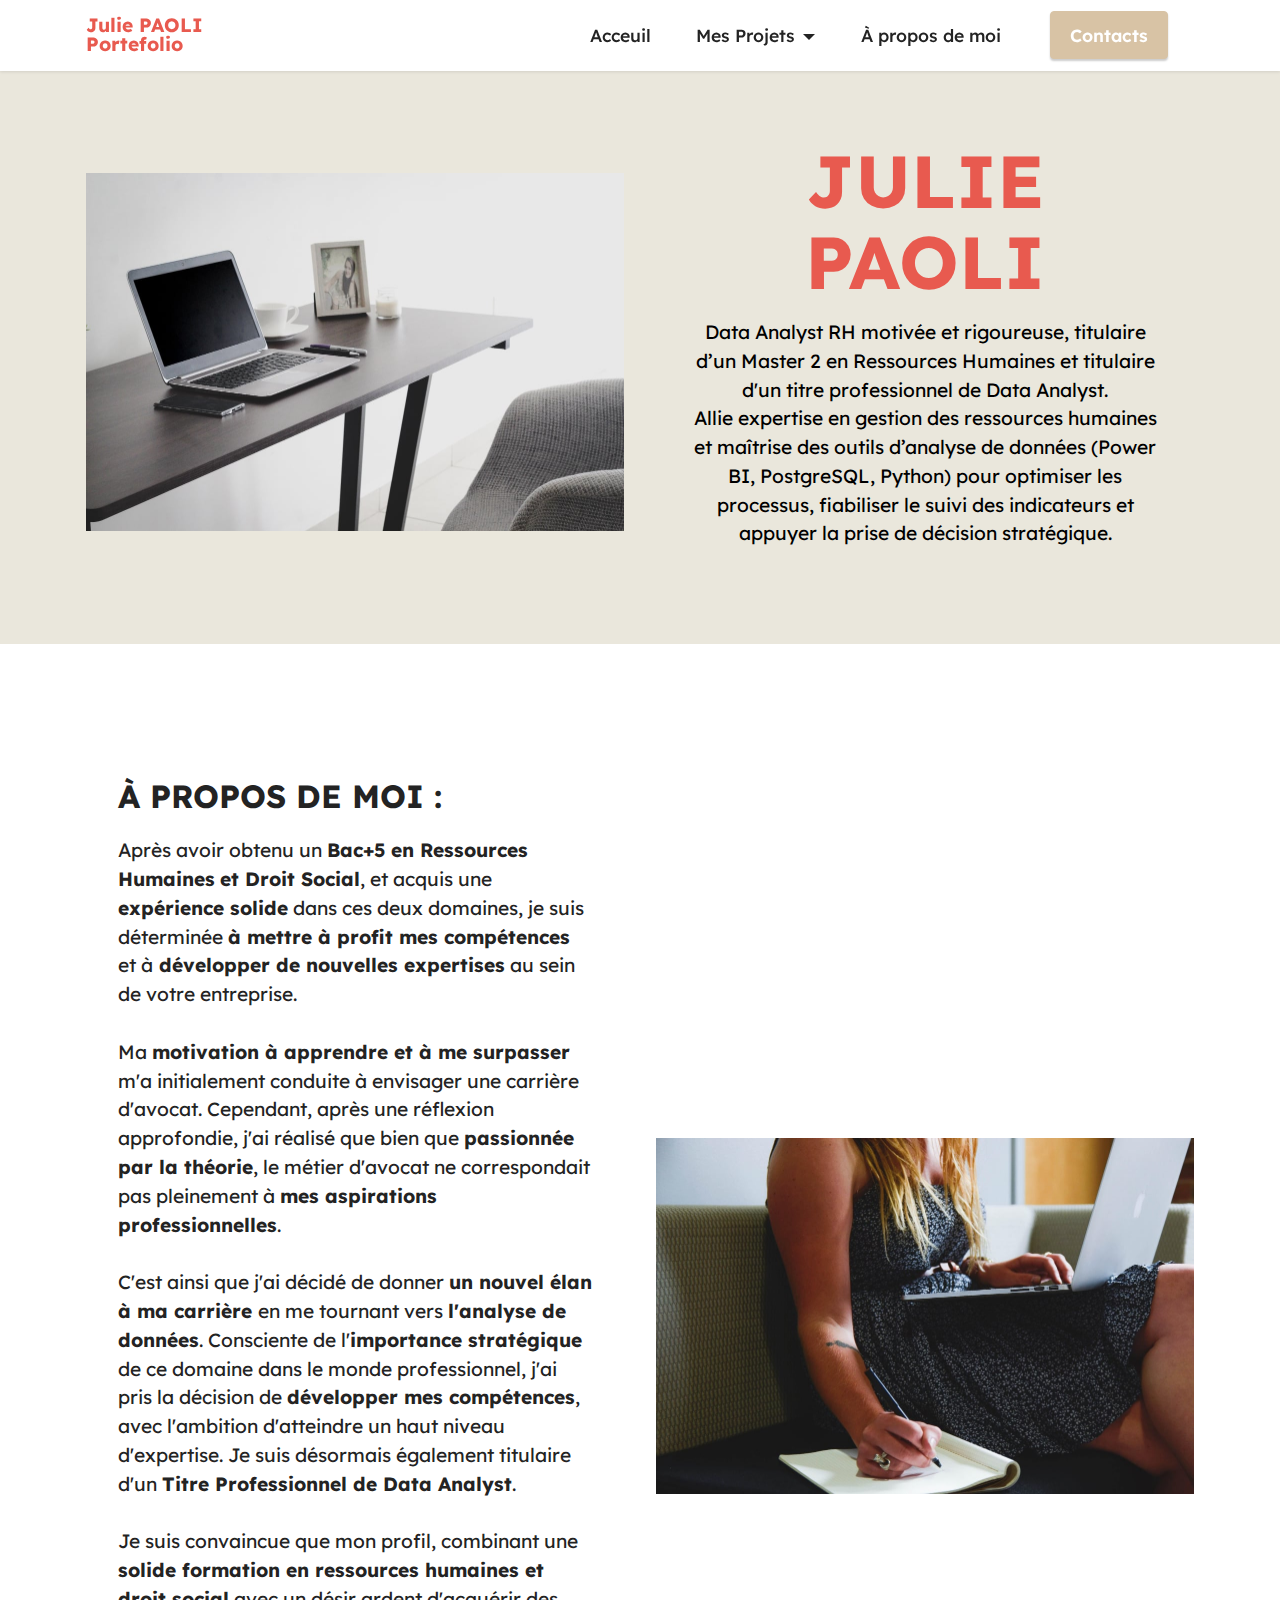
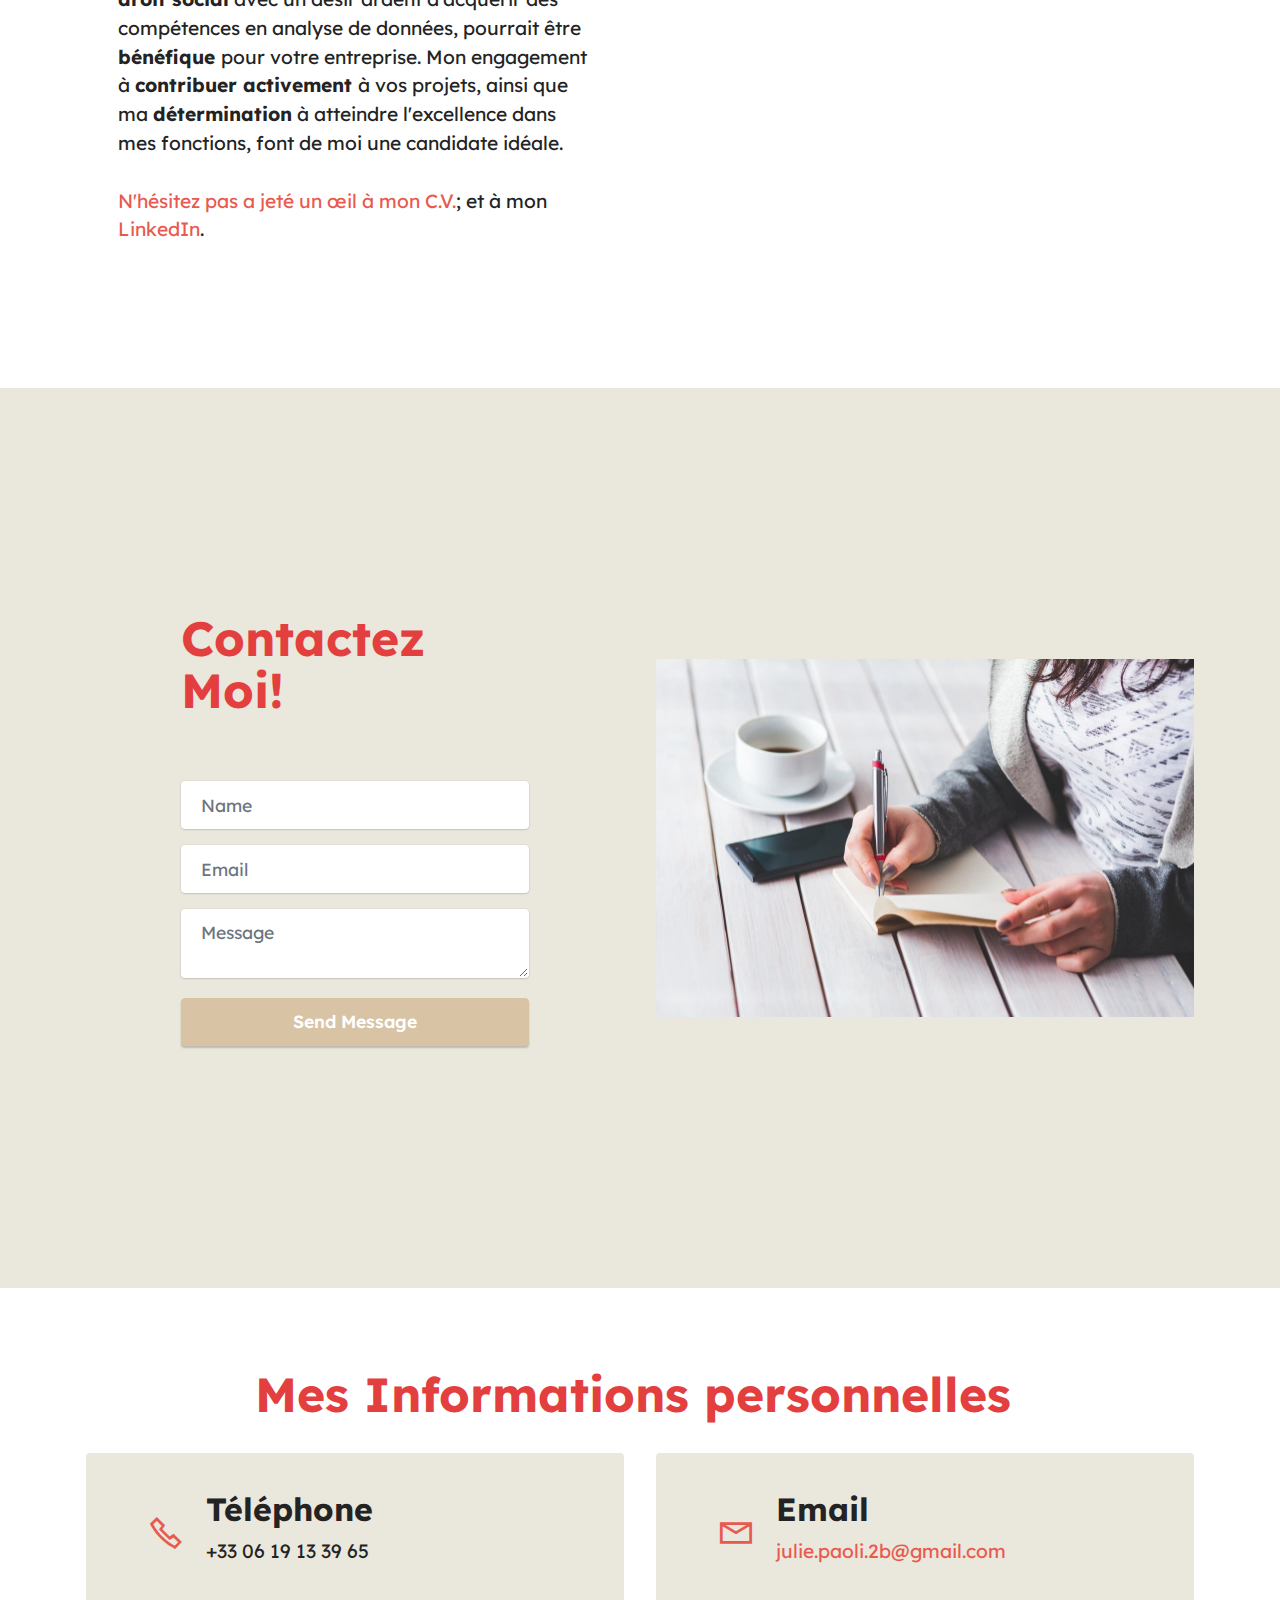
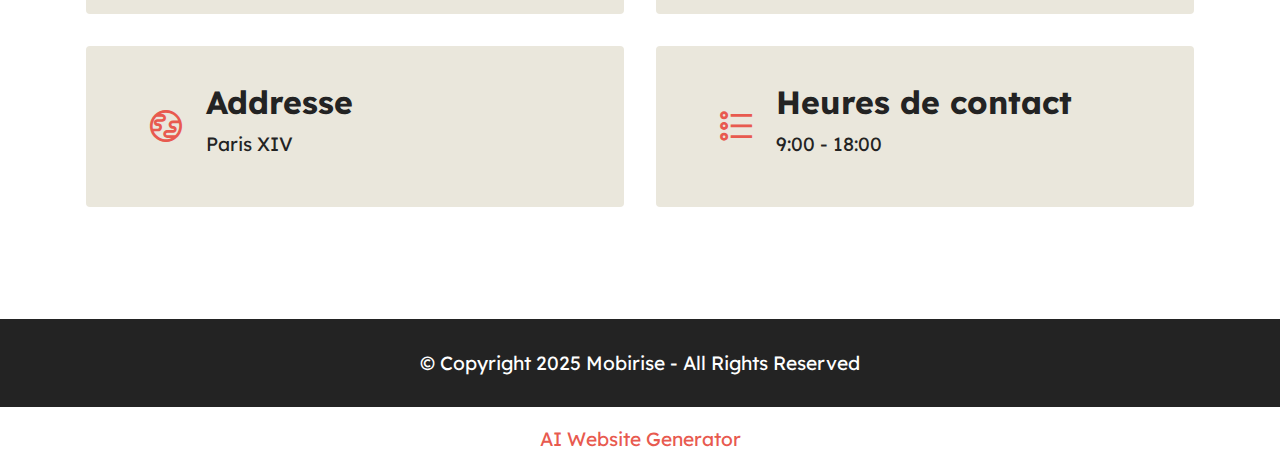
<file: index.html>
<!DOCTYPE html>
<html  >
<head>
  <!-- Site made with Mobirise Website Builder v6.0.6, https://mobirise.com -->
  <meta charset="UTF-8">
  <meta http-equiv="X-UA-Compatible" content="IE=edge">
  <meta name="generator" content="Mobirise v6.0.6, mobirise.com">
  <meta name="viewport" content="width=device-width, initial-scale=1, minimum-scale=1">
  <link rel="shortcut icon" href="assets/images/logo.png" type="image/x-icon">
  <meta name="description" content="">
  
  
  <title>Home</title>
  <link rel="stylesheet" href="assets/web/assets/mobirise-icons2/mobirise2.css">
  <link rel="stylesheet" href="assets/bootstrap/css/bootstrap.min.css">
  <link rel="stylesheet" href="assets/bootstrap/css/bootstrap-grid.min.css">
  <link rel="stylesheet" href="assets/bootstrap/css/bootstrap-reboot.min.css">
  <link rel="stylesheet" href="assets/dropdown/css/style.css">
  <link rel="stylesheet" href="assets/socicon/css/styles.css">
  <link rel="stylesheet" href="assets/theme/css/style.css">
  <link rel="preload" href="https://fonts.googleapis.com/css?family=Lexend:100,200,300,400,500,600,700,800,900&display=swap" as="style" onload="this.onload=null;this.rel='stylesheet'">
  <noscript><link rel="stylesheet" href="https://fonts.googleapis.com/css?family=Lexend:100,200,300,400,500,600,700,800,900&display=swap"></noscript>
  <link rel="preload" as="style" href="assets/mobirise/css/mbr-additional.css?v=4zrPtN"><link rel="stylesheet" href="assets/mobirise/css/mbr-additional.css?v=4zrPtN" type="text/css">

  
  
  
</head>
<body>
  
  <section data-bs-version="5.1" class="menu menu2 cid-sFF0ciwnEL" once="menu" id="menu2-0">
    
    <nav class="navbar navbar-dropdown navbar-fixed-top navbar-expand-lg">
        <div class="container">
            <div class="navbar-brand">
                
                <span class="navbar-caption-wrap"><a class="navbar-caption text-primary display-7" href="https://mobiri.se">Julie PAOLI<br>Portefolio</a></span>
            </div>
            <button class="navbar-toggler" type="button" data-toggle="collapse" data-bs-toggle="collapse" data-target="#navbarSupportedContent" data-bs-target="#navbarSupportedContent" aria-controls="navbarNavAltMarkup" aria-expanded="false" aria-label="Toggle navigation">
                <div class="hamburger">
                    <span></span>
                    <span></span>
                    <span></span>
                    <span></span>
                </div>
            </button>
            <div class="collapse navbar-collapse" id="navbarSupportedContent">
                <ul class="navbar-nav nav-dropdown" data-app-modern-menu="true"><li class="nav-item"><a class="nav-link link text-black text-primary display-4" href="index.html">Acceuil</a></li>
                    <li class="nav-item dropdown"><a class="nav-link link text-black text-primary dropdown-toggle show display-4" href="index.html#gallery5-3" data-toggle="dropdown-submenu" data-bs-toggle="dropdown" data-bs-auto-close="outside" aria-expanded="false">Mes Projets</a><div class="dropdown-menu show" aria-labelledby="dropdown-202" data-bs-popper="none"><a class="text-black text-primary dropdown-item display-4" href="page1.html">Mes Réalisations&nbsp;</a><a class="text-black text-primary show dropdown-item display-4" href="page2.html">Projet (fictif) Aéroworld</a></div></li><li class="nav-item"><a class="nav-link link text-black text-primary display-4" href="index.html#image2-x">À propos de moi</a></li></ul>
                
                <div class="navbar-buttons mbr-section-btn"><a class="btn btn-secondary display-4" href="index.html#form4-6">
                        Contacts</a></div>
            </div>
        </div>
    </nav>
</section>

<section data-bs-version="5.1" class="header11 cid-sFF0SGinka" id="header11-1">

    

    

    <div class="container">
        <div class="row justify-content-center">
            <div class="col-12 col-md-6 image-wrapper">
                <img class="w-100" src="assets/images/mbr-1076x717.jpg" alt="Mobirise Website Builder">
            </div>
            <div class="col-12 col-md">
                <div class="text-wrapper text-center">
                    <h1 class="mbr-section-title mbr-fonts-style mb-3 display-1">
                        <strong>
</strong><div><strong style="font-size: 4.6rem;">JULIE PAOLI</strong><br></div></h1>
                    <p class="mbr-text mbr-fonts-style display-7">Data Analyst RH motivée et rigoureuse, titulaire d’un Master 2 en Ressources Humaines et titulaire d'un titre professionnel de Data Analyst. <br> Allie expertise en gestion des ressources humaines et maîtrise des outils d’analyse de données (Power BI, PostgreSQL, Python) pour optimiser les processus, fiabiliser le suivi des indicateurs et appuyer la prise de décision stratégique.</p>
                    
                </div>
            </div>
        </div>
    </div>
</section>

<section data-bs-version="5.1" class="image2 cid-uTMnOHKowg" id="image2-x">
    

    
    

    <div class="container">
        <div class="row align-items-center">
            <div class="col-12 col-lg-6">
                <div class="image-wrapper">
                    <img src="assets/images/mbr-1076x713.jpg" alt="Mobirise Website Builder">
                    
                </div>
            </div>
            <div class="col-12 col-lg">
                <div class="text-wrapper">
                    <h3 class="mbr-section-title mbr-fonts-style mb-3 display-5"><strong>À PROPOS DE MOI :&nbsp;</strong></h3>
                    <p class="mbr-text mbr-fonts-style display-7">Après avoir obtenu un <strong>Bac+5 en Ressources Humaines</strong> <strong>et Droit Social</strong>, et acquis une <strong>expérience solide</strong> dans ces deux domaines, je suis déterminée <strong>à mettre à profit mes compétences</strong> et à<strong> développer de nouvelles expertises</strong> au sein de votre entreprise.<br><br>Ma <strong>motivation à apprendre et à me surpasser</strong> m'a initialement conduite à envisager une carrière d'avocat. Cependant, après une réflexion approfondie, j'ai réalisé que bien que <strong>passionnée par la théorie</strong>, le métier d'avocat ne correspondait pas pleinement à <strong>mes aspirations professionnelles</strong>.<br><br>C'est ainsi que j'ai décidé de donner <strong>un nouvel élan à ma carrière </strong>en me tournant vers <strong>l'analyse de données</strong>. Consciente de l'<strong>importance stratégique</strong> de ce domaine dans le monde professionnel, j'ai pris la décision de <strong>développer mes compétences</strong>, avec l'ambition d'atteindre un haut niveau d'expertise. Je suis désormais également titulaire d'un <strong>Titre Professionnel de Data Analyst</strong>.&nbsp;<br><br>Je suis convaincue que mon profil, combinant une <strong>solide formation en ressources humaines et droit social</strong> avec un désir ardent d'acquérir des compétences en analyse de données, pourrait être <strong>bénéfique </strong>pour votre entreprise. Mon engagement à <strong>contribuer activement </strong>à vos projets, ainsi que ma <strong>détermination</strong> à atteindre l'excellence dans mes fonctions, font de moi une candidate idéale.<br><br><a href="assets/files/J.PAOLI_CV_2025.pdf" class="text-primary">N'hésitez pas a jeté un œil à mon C.V.</a>;&nbsp;et à mon <a href="http://www.linkedin.com/in/julie-paoli-95612b187" class="text-primary">LinkedIn</a>.&nbsp;</p>
                </div>
            </div>
        </div>
    </div>
</section>

<section data-bs-version="5.1" class="form4 cid-sFF3qL4anb mbr-fullscreen" id="form4-6">

    

    

    <div class="container">
        <div class="row content-wrapper justify-content-center">
            <div class="col-lg-4 offset-lg-1 mbr-form" data-form-type="formoid">
<!--Formbuilder Form-->
<form action="https://mobirise.eu/" method="POST" class="mbr-form form-with-styler" data-form-title="Form Name"><input type="hidden" name="email" data-form-email="true" value="mqUIElwph7GSBA25tXEcfnTzOA1Y/QTM1KJSCIhwe+NevgWp+8EroGRoiiV3BvUmZ2EqcwPvTpmPvZ6G9J9xz8jE9g4VojyaP5QBcE/gqZMzC/oaj1s0B+kwm8wGNIG7">
<div class="row">
<div hidden="hidden" data-form-alert="" class="alert alert-success col-12">Merci !</div>
<div hidden="hidden" data-form-alert-danger="" class="alert alert-danger col-12">Oops...! some problem!</div>
</div>
<div class="dragArea row">
<div class="col-lg-12 col-md-12 col-sm-12">
<h1 class="mbr-section-title mb-4 display-2"><strong>Contactez Moi!</strong></h1>
</div>
<div class="col-lg-12 col-md-12 col-sm-12">
<p class="mbr-text mbr-fonts-style mb-4 display-7"></p>
</div>
<div data-for="name" class="col-lg-12 col-md col-12 form-group mb-3">
<input type="text" name="name" placeholder="Name" data-form-field="name" class="form-control display-7" value="" id="name-form4-6">
</div>
<div data-for="email" class="col-lg-12 col-md col-12 form-group mb-3">
<input type="email" name="email" placeholder="Email" data-form-field="email" class="form-control display-7" value="" id="email-form4-6">
</div>
<div class="col-lg-12 col-md-12 col-sm-12 form-group" data-for="textarea">
<textarea name="textarea" placeholder="Message" data-form-field="textarea" class="form-control display-7" id="textarea-form4-6"></textarea>
</div>
<div class="col-12 col-md-auto mbr-section-btn"><button type="submit" class="btn btn-secondary display-4">Send Message</button></div>
</div>
</form><!--Formbuilder Form-->
</div>
            <div class="col-lg-6 offset-lg-1 col-12">
                <div class="image-wrapper">
                    <img class="w-100" src="assets/images/mbr-1-1076x717.jpg" alt="Mobirise Website Builder">
                </div>
            </div>
        </div>
    </div>
</section>

<section data-bs-version="5.1" class="contacts2 cid-sFF3B84VW8" id="contacts2-8">
    <!---->
    
    
    <div class="container">
        <div class="mbr-section-head">
            <h3 class="mbr-section-title mbr-fonts-style align-center mb-0 display-2">
                <strong>Mes Informations personnelles&nbsp;</strong></h3>
            
        </div>
        <div class="row justify-content-center mt-4">
            <div class="card col-12 col-md-6">
                <div class="card-wrapper">
                    <div class="image-wrapper">
                        <span class="mbr-iconfont mobi-mbri-phone mobi-mbri"></span>
                    </div>
                    <div class="text-wrapper">
                        <h6 class="card-title mbr-fonts-style mb-1 display-5"><strong>Téléphone</strong>
                        </h6>
                        <p class="mbr-text mbr-fonts-style display-7">+33 06 19 13 39 65</p>
                    </div>
                </div>
            </div>
            <div class="card col-12 col-md-6">
                <div class="card-wrapper">
                    <div class="image-wrapper">
                        <span class="mbr-iconfont mobi-mbri-letter mobi-mbri"></span>
                    </div>
                    <div class="text-wrapper">
                        <h6 class="card-title mbr-fonts-style mb-1 display-5">
                            <strong>Email</strong>
                        </h6>
                        <p class="mbr-text mbr-fonts-style display-7">
                            <a href="mailto:julie.paoli.2b@gmail.com" class="text-primary">julie.paoli.2b@gmail.com</a>
                        </p>
                    </div>
                </div>
            </div>
            <div class="card col-12 col-md-6">
                <div class="card-wrapper">
                    <div class="image-wrapper">
                        <span class="mbr-iconfont mobi-mbri-globe mobi-mbri"></span>
                    </div>
                    <div class="text-wrapper">
                        <h6 class="card-title mbr-fonts-style mb-1 display-5">
                            <strong>Addresse</strong></h6>
                        <p class="mbr-text mbr-fonts-style display-7">
                            Paris XIV</p>
                    </div>
                </div>
            </div>
            <div class="card col-12 col-md-6">
                <div class="card-wrapper">
                    <div class="image-wrapper">
                        <span class="mbr-iconfont mobi-mbri-bulleted-list mobi-mbri"></span>
                    </div>
                    <div class="text-wrapper">
                        <h6 class="card-title mbr-fonts-style mb-1 display-5">
                            <strong>Heures de contact</strong></h6>
                        <p class="mbr-text mbr-fonts-style display-7">
                            9:00 - 18:00
                        </p>
                    </div>
                </div>
            </div>
        </div>
    </div>
</section>

<section data-bs-version="5.1" class="footer7 cid-sFF3CYc3p7" once="footers" id="footer7-9">

    

    

    <div class="container">
        <div class="media-container-row align-center mbr-white">
            <div class="col-12">
                <p class="mbr-text mb-0 mbr-fonts-style display-7">
                    © Copyright 2025 Mobirise - All Rights Reserved
                </p>
            </div>
        </div>
    </div>
</section><section class="display-7" style="padding: 0;align-items: center;justify-content: center;flex-wrap: wrap;    align-content: center;display: flex;position: relative;height: 4rem;"><a href="https://mobiri.se/4146751" style="flex: 1 1;height: 4rem;position: absolute;width: 100%;z-index: 1;"><img alt="" style="height: 4rem;" src="[data-uri]"></a><p style="margin: 0;text-align: center;" class="display-7">&#8204;</p><a style="z-index:1" href="https://mobirise.com/builder/ai-website-generator.html">AI Website Generator</a></section><script src="assets/bootstrap/js/bootstrap.bundle.min.js"></script>  <script src="assets/smoothscroll/smooth-scroll.js"></script>  <script src="assets/ytplayer/index.js"></script>  <script src="assets/dropdown/js/navbar-dropdown.js"></script>  <script src="assets/theme/js/script.js"></script>  <script src="assets/formoid/formoid.min.js"></script>  
  
  
</body>
</html>
</file>
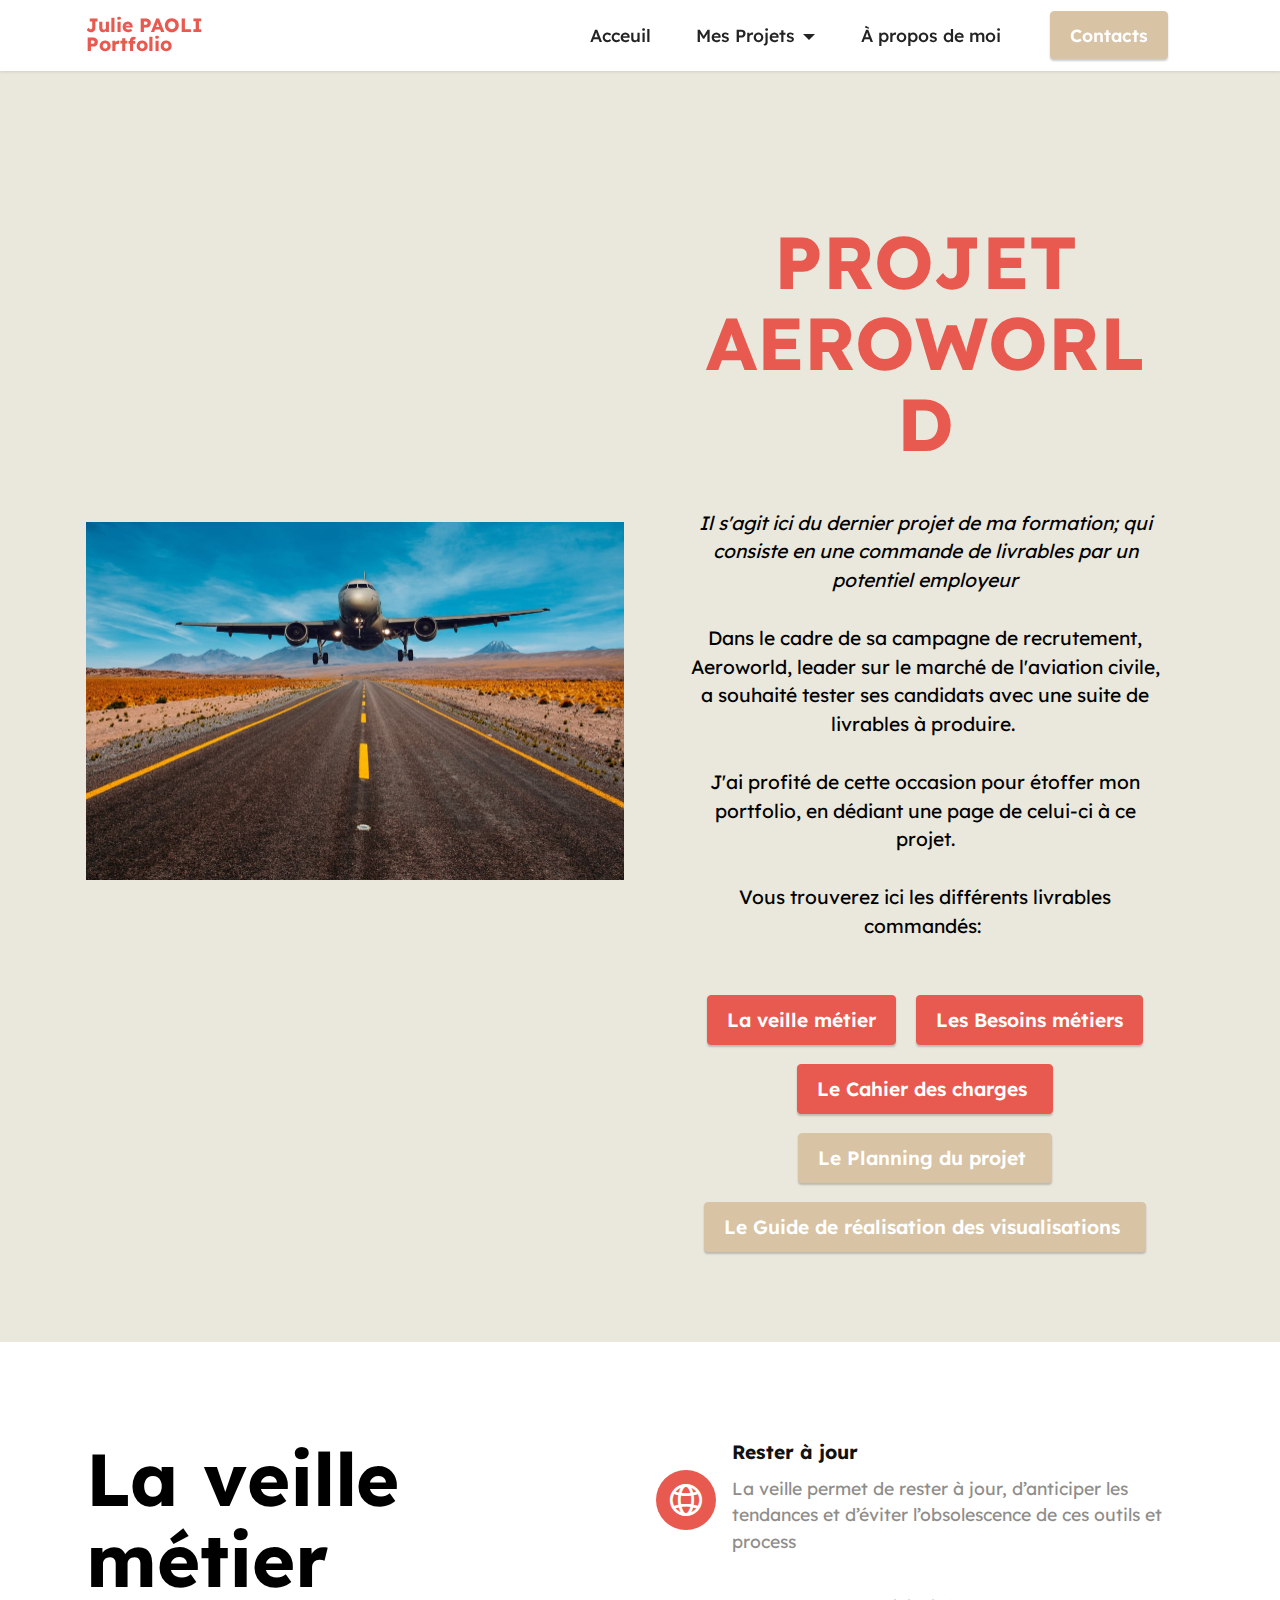
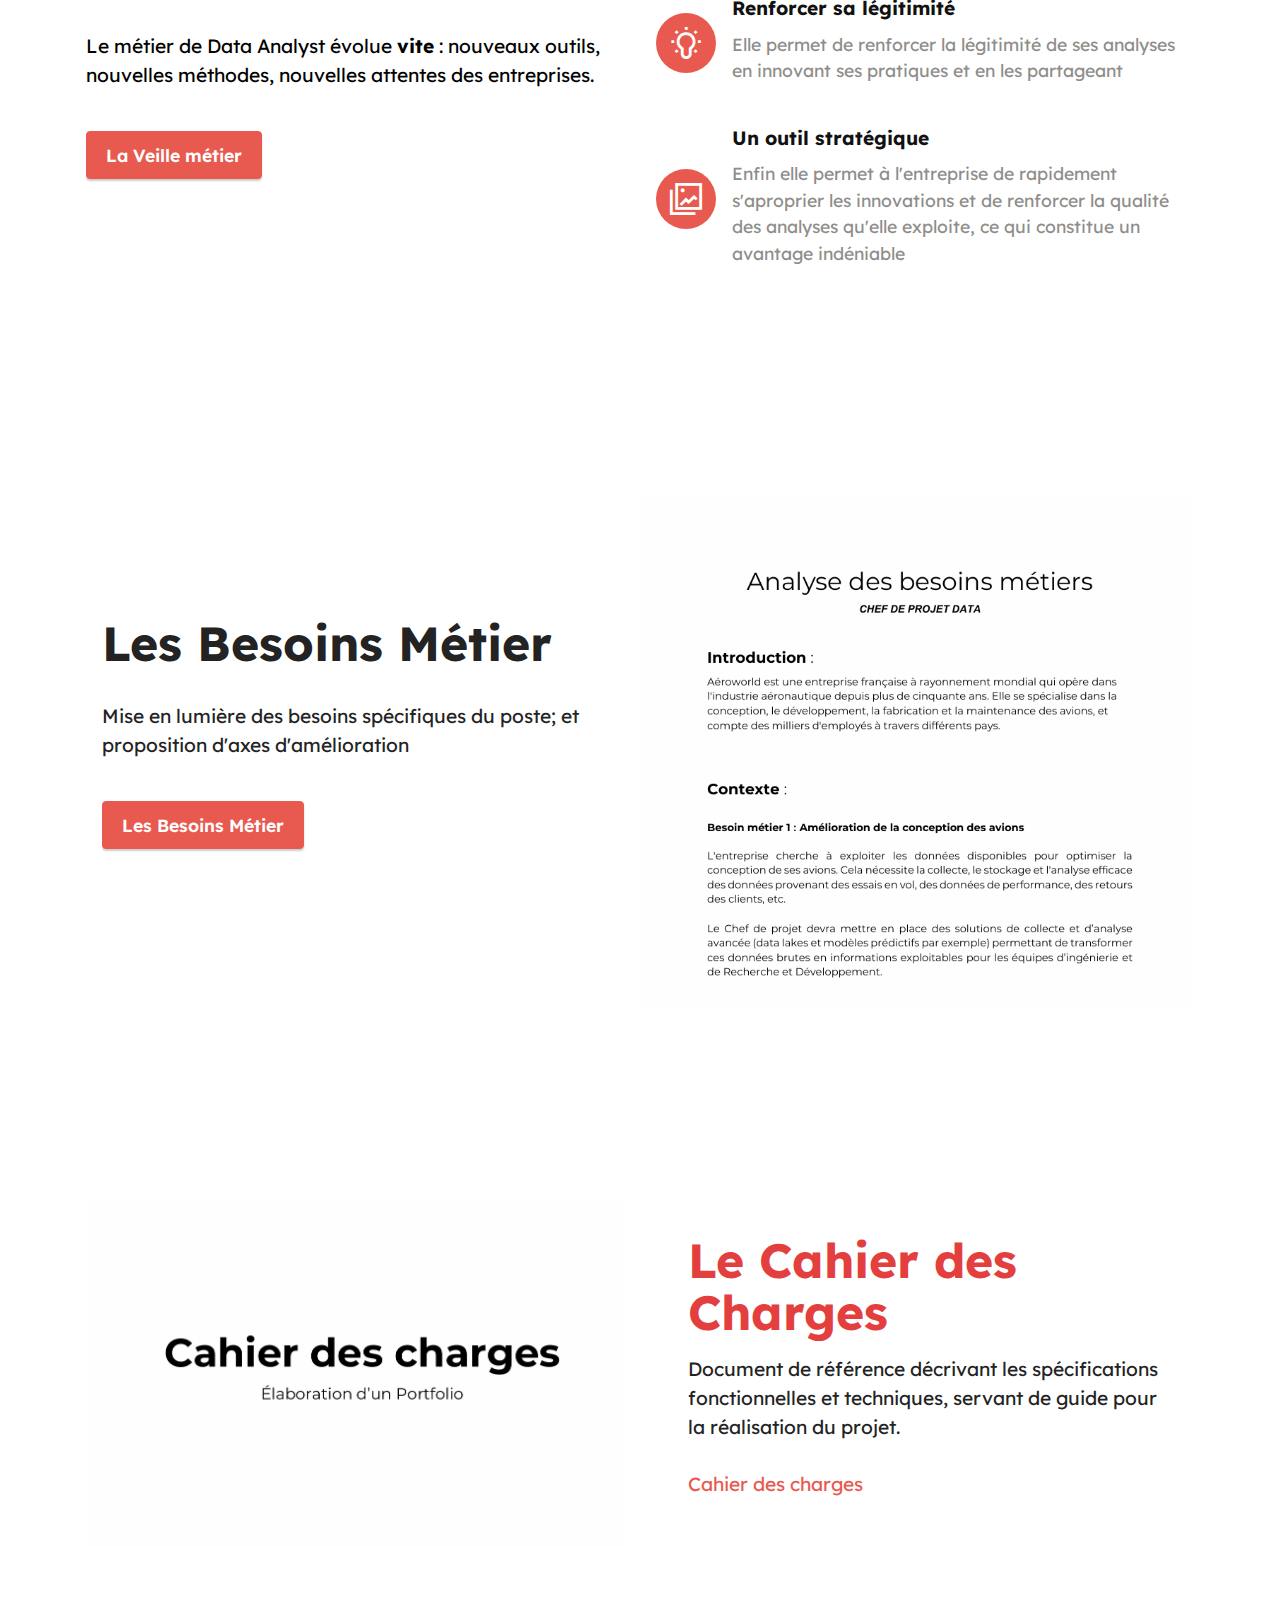
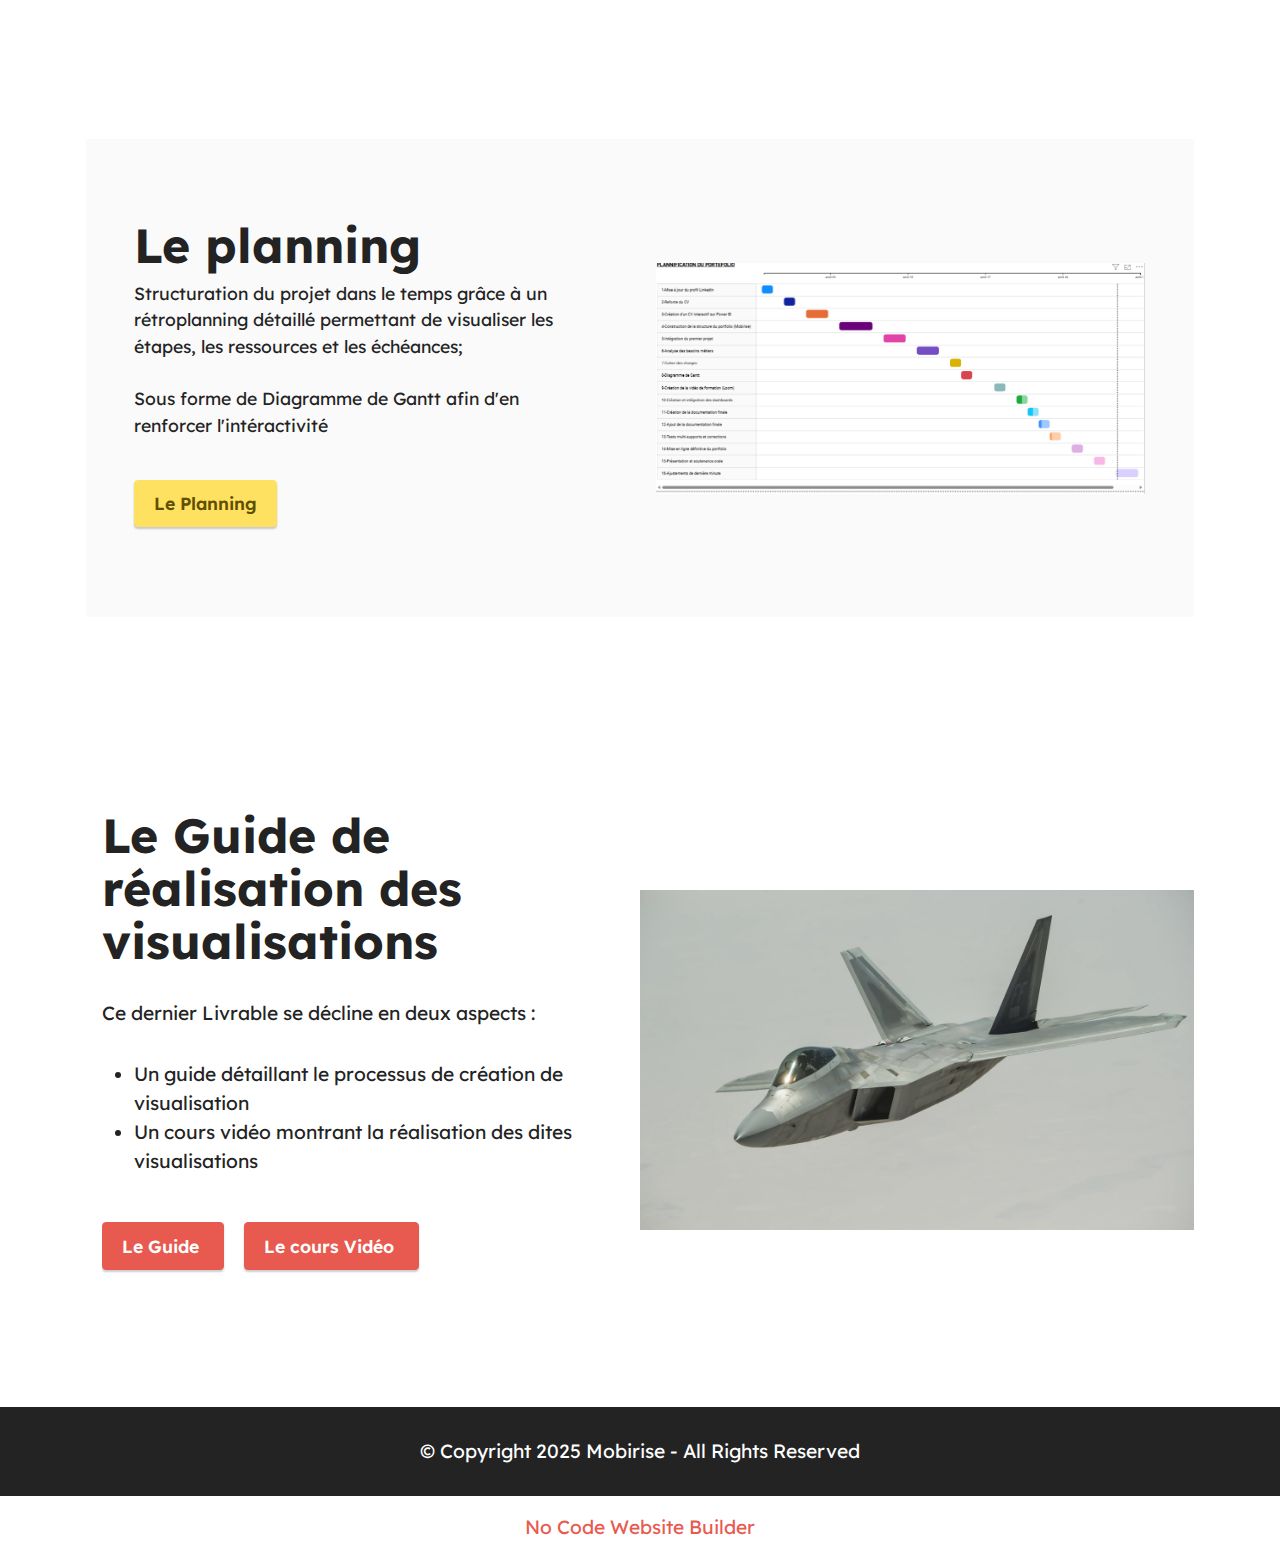
<file: page2.html>
<!DOCTYPE html>
<html  >
<head>
  <!-- Site made with Mobirise Website Builder v6.0.6, https://mobirise.com -->
  <meta charset="UTF-8">
  <meta http-equiv="X-UA-Compatible" content="IE=edge">
  <meta name="generator" content="Mobirise v6.0.6, mobirise.com">
  <meta name="viewport" content="width=device-width, initial-scale=1, minimum-scale=1">
  <link rel="shortcut icon" href="assets/images/logo.png" type="image/x-icon">
  <meta name="description" content="">
  
  
  <title>Aéroworld</title>
  <link rel="stylesheet" href="assets/web/assets/mobirise-icons2/mobirise2.css">
  <link rel="stylesheet" href="assets/bootstrap/css/bootstrap.min.css">
  <link rel="stylesheet" href="assets/bootstrap/css/bootstrap-grid.min.css">
  <link rel="stylesheet" href="assets/bootstrap/css/bootstrap-reboot.min.css">
  <link rel="stylesheet" href="assets/dropdown/css/style.css">
  <link rel="stylesheet" href="assets/socicon/css/styles.css">
  <link rel="stylesheet" href="assets/theme/css/style.css">
  <link rel="preload" href="https://fonts.googleapis.com/css?family=Lexend:100,200,300,400,500,600,700,800,900&display=swap" as="style" onload="this.onload=null;this.rel='stylesheet'">
  <noscript><link rel="stylesheet" href="https://fonts.googleapis.com/css?family=Lexend:100,200,300,400,500,600,700,800,900&display=swap"></noscript>
  <link rel="preload" as="style" href="assets/mobirise/css/mbr-additional.css?v=zknvLr"><link rel="stylesheet" href="assets/mobirise/css/mbr-additional.css?v=zknvLr" type="text/css">

  
  
  
</head>
<body>
  
  <section data-bs-version="5.1" class="menu menu2 cid-sFF0ciwnEL" once="menu" id="menu2-0">
    
    <nav class="navbar navbar-dropdown navbar-fixed-top navbar-expand-lg">
        <div class="container">
            <div class="navbar-brand">
                
                <span class="navbar-caption-wrap"><a class="navbar-caption text-primary display-7" href="https://mobiri.se">Julie PAOLI<br>Portfolio</a></span>
            </div>
            <button class="navbar-toggler" type="button" data-toggle="collapse" data-bs-toggle="collapse" data-target="#navbarSupportedContent" data-bs-target="#navbarSupportedContent" aria-controls="navbarNavAltMarkup" aria-expanded="false" aria-label="Toggle navigation">
                <div class="hamburger">
                    <span></span>
                    <span></span>
                    <span></span>
                    <span></span>
                </div>
            </button>
            <div class="collapse navbar-collapse" id="navbarSupportedContent">
                <ul class="navbar-nav nav-dropdown" data-app-modern-menu="true"><li class="nav-item"><a class="nav-link link text-black text-primary display-4" href="index.html">Acceuil</a></li>
                    <li class="nav-item dropdown"><a class="nav-link link text-black text-primary dropdown-toggle show display-4" href="index.html#gallery5-3" data-toggle="dropdown-submenu" data-bs-toggle="dropdown" data-bs-auto-close="outside" aria-expanded="false">Mes Projets</a><div class="dropdown-menu show" aria-labelledby="dropdown-202" data-bs-popper="none"><a class="text-black text-primary dropdown-item display-4" href="page1.html">Mes Réalisations&nbsp;</a><a class="text-black text-primary show dropdown-item display-4" href="page2.html">Projet (fictif) Aéroworld</a></div></li><li class="nav-item"><a class="nav-link link text-black text-primary display-4" href="index.html#image2-x">À propos de moi</a></li></ul>
                
                <div class="navbar-buttons mbr-section-btn"><a class="btn btn-secondary display-4" href="index.html#form4-6">
                        Contacts</a></div>
            </div>
        </div>
    </nav>
</section>

<section data-bs-version="5.1" class="header11 cid-sFF0SGinka" id="header11-1">

    

    

    <div class="container">
        <div class="row justify-content-center">
            <div class="col-12 col-md-6 image-wrapper">
                <img class="w-100" src="assets/images/mbr-2-1076x717.jpg" alt="Mobirise Website Builder">
            </div>
            <div class="col-12 col-md">
                <div class="text-wrapper text-center">
                    <h1 class="mbr-section-title mbr-fonts-style mb-3 display-1">
                        <strong>
</strong><div><strong><br></strong></div><div><strong>PROJET AEROWORLD</strong></div></h1>
                    <p class="mbr-text mbr-fonts-style display-7"><br><em>Il s'agit ici du dernier projet de ma formation; qui consiste en une commande de livrables par un potentiel employeur</em><em><br></em><br>Dans le cadre de sa campagne de recrutement, Aeroworld, leader sur le marché de l'aviation civile, a souhaité tester ses candidats avec une suite de livrables à produire.&nbsp;<br><br>J'ai profité de cette occasion pour étoffer mon portfolio, en dédiant une page de celui-ci à ce projet.<br><br>Vous trouverez ici les différents livrables commandés:&nbsp;<br><br></p>
                    <div class="mbr-section-btn mt-3"><a class="btn btn-primary display-7" href="page2.html#features13-2">La veille métier</a> <a class="btn btn-primary display-7" href="page2.html#features12-y">Les Besoins métiers</a>  <a class="btn btn-primary display-7" href="page2.html#image1-b">Le Cahier des charges&nbsp;</a> <a class="btn btn-secondary display-7" href="page2.html#features16-z">Le Planning du projet&nbsp;</a> <a class="btn btn-secondary display-7" href="page2.html#features12-10">Le Guide de réalisation des visualisations&nbsp;</a></div>
                </div>
            </div>
        </div>
    </div>
</section>

<section data-bs-version="5.1" class="features12 cid-sFF3eJNZDT" id="features13-2">

    
    
    <div class="container">
        <div class="row justify-content-center">
            <div class="col-12 col-lg-6">
                <div class="card-wrapper">
                    <div class="card-box align-left">
                        <h4 class="card-title mbr-fonts-style mb-4 display-1"><strong>La veille métier&nbsp;</strong></h4>
                        <p class="mbr-text mbr-fonts-style mb-4 display-7">
                            Le métier de Data Analyst évolue <strong>vite</strong> : nouveaux outils, nouvelles méthodes, nouvelles attentes des entreprises.&nbsp;</p>
                        <div class="mbr-section-btn"><a class="btn btn-primary display-4" href="assets/files/Protocole-deVeilleMtierpourunDataAnalyst.pdf">La Veille métier</a></div>
                    </div>
                </div>
            </div>
            <div class="col-12 col-lg-6">
                <div class="item mbr-flex">
                    <div class="icon-box">
                        <span class="mbr-iconfont mobi-mbri-globe-2 mobi-mbri"></span>
                    </div>
                    <div class="text-box">
                        <h4 class="icon-title mbr-black mbr-fonts-style display-7">
                            <strong>Rester à jour&nbsp;</strong></h4>
                        <h5 class="icon-text mbr-black mbr-fonts-style display-4">La veille permet de rester à jour, d’anticiper les tendances et d’éviter l’obsolescence de ces outils et process</h5>
                    </div>
                </div>
                <div class="item mbr-flex">
                    <div class="icon-box">
                        <span class="mbr-iconfont mobi-mbri-idea mobi-mbri"></span>
                    </div>
                    <div class="text-box">
                        <h4 class="icon-title mbr-black mbr-fonts-style display-7">
                            <strong>Renforcer sa légitimité&nbsp;</strong></h4>
                        <h5 class="icon-text mbr-black mbr-fonts-style display-4">Elle permet de renforcer la légitimité de ses analyses en innovant ses pratiques et en les partageant&nbsp;&nbsp;</h5>
                    </div>
                </div>
                <div class="item mbr-flex">
                    <div class="icon-box">
                        <span class="mbr-iconfont mobi-mbri-photo mobi-mbri"></span>
                    </div>
                    <div class="text-box">
                        <h4 class="icon-title mbr-black mbr-fonts-style display-7"><strong>Un outil stratégique</strong></h4>
                        <h5 class="icon-text mbr-black mbr-fonts-style display-4">Enfin elle permet à l'entreprise de rapidement s'aproprier les innovations et de renforcer la qualité des analyses qu'elle exploite, ce qui constitue un avantage indéniable&nbsp;</h5>
                    </div>
                </div>
            </div>
        </div>
    </div>
</section>

<section data-bs-version="5.1" class="features12 cid-uVcC2LOsxt" id="features12-y">

    

    
    
    <div class="container">
        <div class="m-0 row align-items-center">
            <div class="col-12 col-lg">
                <div class="card-wrapper">
                    <div class="card-box">
                        <h4 class="card-title mbr-fonts-style mb-4 display-2">
                            <strong>Les Besoins Métier&nbsp;</strong></h4>
                        <p class="mbr-text mbr-fonts-style mb-4 display-7">
                            Mise en lumière des besoins spécifiques du poste; et proposition d'axes d'amélioration</p>
                        
                        <div class="mbr-section-btn mb-4"><a class="btn btn-primary display-4" href="assets/files/Analyse-desbesoinsmtier.pdf">Les Besoins Métier</a></div>
                    </div>
                </div>
            </div>
            <div class="p-0 col-12 col-lg-6 md-pb">
                <div class="image-wrapper">
                    <img src="assets/images/capture20dc3a9cran202025-08-2820223224-784x724.png" alt="Mobirise Website Builder">
                </div>
            </div>
        </div>
    </div>
</section>

<section data-bs-version="5.1" class="image1 cid-sFF75ZhH2d" id="image1-b">
    

    

    <div class="container">
        <div class="row align-items-center">
            <div class="col-12 col-lg-6">
                <div class="image-wrapper">
                    <img src="assets/images/capture20dc3a9cran202025-08-2820223236-1089x698.png" alt="Mobirise Website Builder">
                    
                </div>
            </div>
            <div class="col-12 col-lg">
                <div class="text-wrapper">
                    <h3 class="mbr-section-title mbr-fonts-style mb-3 display-2">
                        <strong>Le Cahier des Charges&nbsp;</strong></h3>
                    <p class="mbr-text mbr-fonts-style display-7">Document de référence décrivant les spécifications fonctionnelles et techniques, servant de guide pour la réalisation du projet.&nbsp;<br><br><a href="assets/files/Cahier-deschargesfonctionnel.pdf" class="text-primary">Cahier des charges</a></p>
                </div>
            </div>
        </div>
    </div>
</section>

<section data-bs-version="5.1" class="features16 cid-uVcCgvaHbz" id="features16-z">

    

    
    
    <div class="container">
        <div class="content-wrapper">
            <div class="row align-items-center">
                <div class="col-12 col-lg">
                    <div class="text-wrapper">
                        <h6 class="card-title mbr-fonts-style display-2">
                            <strong>Le planning&nbsp;</strong></h6>
                        <p class="mbr-text mbr-fonts-style mb-4 display-4">Structuration du projet dans le temps grâce à un rétroplanning détaillé permettant de visualiser les étapes, les ressources et les échéances;<br><br>Sous forme de Diagramme de Gantt afin d'en renforcer l'intéractivité</p>
                        <div class="mbr-section-btn mt-3"><a class="btn btn-warning display-4" href="https://drive.google.com/file/d/1lf4pkrI5B4faaDjogk1OTOYKlRY4Ai0k/view?usp=sharing" target="_blank">Le Planning</a></div>
                    </div>
                </div>
                <div class="col-12 col-lg-6">
                    <div class="image-wrapper">
                        <img src="assets/images/capture20dc3a9cran202025-08-2820223306-1160x547.png" alt="Mobirise Website Builder">
                    </div>
                </div>
            </div>
        </div>
    </div>
</section>

<section data-bs-version="5.1" class="features12 cid-uVcEIkzfAp" id="features12-10">

    

    
    
    <div class="container">
        <div class="m-0 row align-items-center">
            <div class="col-12 col-lg">
                <div class="card-wrapper">
                    <div class="card-box">
                        <h4 class="card-title mbr-fonts-style mb-4 display-2"><strong>Le Guide de réalisation des visualisations&nbsp;</strong></h4>
                        <p class="mbr-text mbr-fonts-style mb-4 display-7">
                            Ce dernier Livrable se décline en deux aspects :</p>
                        <div class="mbr-text mbr-fonts-style counter-container display-7">
                            <ul>
                                <li><span style="font-size: 1.2rem;">Un guide détaillant le processus de création de visualisation</span><br></li>
                                <li>Un cours vidéo montrant la réalisation des dites visualisations</li>
                            </ul>
                        </div>
                        <div class="mbr-section-btn mb-4"><a class="btn btn-primary display-4" href="assets/files/Guide-decreationdegraphiquesavecPowerBI.pdf">Le Guide&nbsp;</a> <a class="btn btn-primary display-4" href="https://drive.google.com/file/d/1vuFngHv6_9731IKdsUDpxLlP3cgoXpna/view?usp=drive_link">Le cours Vidéo&nbsp;</a></div>
                    </div>
                </div>
            </div>
            <div class="p-0 col-12 col-lg-6 md-pb">
                <div class="image-wrapper">
                    <img src="assets/images/mbr-1288x790.jpg" alt="Mobirise Website Builder">
                </div>
            </div>
        </div>
    </div>
</section>

<section data-bs-version="5.1" class="footer7 cid-sFF3CYc3p7" once="footers" id="footer7-9">

    

    

    <div class="container">
        <div class="media-container-row align-center mbr-white">
            <div class="col-12">
                <p class="mbr-text mb-0 mbr-fonts-style display-7">
                    © Copyright 2025 Mobirise - All Rights Reserved
                </p>
            </div>
        </div>
    </div>
</section><section class="display-7" style="padding: 0;align-items: center;justify-content: center;flex-wrap: wrap;    align-content: center;display: flex;position: relative;height: 4rem;"><a href="https://mobiri.se/4146751" style="flex: 1 1;height: 4rem;position: absolute;width: 100%;z-index: 1;"><img alt="" style="height: 4rem;" src="[data-uri]"></a><p style="margin: 0;text-align: center;" class="display-7">&#8204;</p><a style="z-index:1" href="https://mobirise.com/builder/no-code-website-builder.html">No Code Website Builder</a></section><script src="assets/bootstrap/js/bootstrap.bundle.min.js"></script>  <script src="assets/smoothscroll/smooth-scroll.js"></script>  <script src="assets/ytplayer/index.js"></script>  <script src="assets/dropdown/js/navbar-dropdown.js"></script>  <script src="assets/theme/js/script.js"></script>  
  
  
</body>
</html>
</file>
<file: assets/web/assets/mobirise-icons2/mobirise2.css>
@font-face {
  font-family: 'Moririse2';
  font-display: swap;
  src:  url('mobirise2.eot?f2bix4');
  src:  url('mobirise2.eot?f2bix4#iefix') format('embedded-opentype'),
    url('mobirise2.ttf?f2bix4') format('truetype'),
    url('mobirise2.woff?f2bix4') format('woff'),
    url('mobirise2.svg?f2bix4#mobirise2') format('svg');
  font-weight: normal;
  font-style: normal;
}

[class^="mobi-"], [class*=" mobi-"] {
  /* use !important to prevent issues with browser extensions that change fonts */
  font-family: 'Moririse2' !important;
  speak: none;
  font-style: normal;
  font-weight: normal;
  font-variant: normal;
  text-transform: none;
  line-height: 1;

  /* Better Font Rendering =========== */
  -webkit-font-smoothing: antialiased;
  -moz-osx-font-smoothing: grayscale;
}

.mobi-mbri-add-submenu:before {
  content: "\e900";
}
.mobi-mbri-alert:before {
  content: "\e901";
}
.mobi-mbri-align-center:before {
  content: "\e902";
}
.mobi-mbri-align-justify:before {
  content: "\e903";
}
.mobi-mbri-align-left:before {
  content: "\e904";
}
.mobi-mbri-align-right:before {
  content: "\e905";
}
.mobi-mbri-android:before {
  content: "\e906";
}
.mobi-mbri-apple:before {
  content: "\e907";
}
.mobi-mbri-arrow-down:before {
  content: "\e908";
}
.mobi-mbri-arrow-next:before {
  content: "\e909";
}
.mobi-mbri-arrow-prev:before {
  content: "\e90a";
}
.mobi-mbri-arrow-up:before {
  content: "\e90b";
}
.mobi-mbri-bold:before {
  content: "\e90c";
}
.mobi-mbri-bookmark:before {
  content: "\e90d";
}
.mobi-mbri-bootstrap:before {
  content: "\e90e";
}
.mobi-mbri-briefcase:before {
  content: "\e90f";
}
.mobi-mbri-browse:before {
  content: "\e910";
}
.mobi-mbri-bulleted-list:before {
  content: "\e911";
}
.mobi-mbri-calendar:before {
  content: "\e912";
}
.mobi-mbri-camera:before {
  content: "\e913";
}
.mobi-mbri-cart-add:before {
  content: "\e914";
}
.mobi-mbri-cart-full:before {
  content: "\e915";
}
.mobi-mbri-cash:before {
  content: "\e916";
}
.mobi-mbri-change-style:before {
  content: "\e917";
}
.mobi-mbri-chat:before {
  content: "\e918";
}
.mobi-mbri-clock:before {
  content: "\e919";
}
.mobi-mbri-close:before {
  content: "\e91a";
}
.mobi-mbri-cloud:before {
  content: "\e91b";
}
.mobi-mbri-code:before {
  content: "\e91c";
}
.mobi-mbri-contact-form:before {
  content: "\e91d";
}
.mobi-mbri-credit-card:before {
  content: "\e91e";
}
.mobi-mbri-cursor-click:before {
  content: "\e91f";
}
.mobi-mbri-cust-feedback:before {
  content: "\e920";
}
.mobi-mbri-database:before {
  content: "\e921";
}
.mobi-mbri-delivery:before {
  content: "\e922";
}
.mobi-mbri-desktop:before {
  content: "\e923";
}
.mobi-mbri-devices:before {
  content: "\e924";
}
.mobi-mbri-down:before {
  content: "\e925";
}
.mobi-mbri-download-2:before {
  content: "\e926";
}
.mobi-mbri-download:before {
  content: "\e927";
}
.mobi-mbri-drag-n-drop-2:before {
  content: "\e928";
}
.mobi-mbri-drag-n-drop:before {
  content: "\e929";
}
.mobi-mbri-edit-2:before {
  content: "\e92a";
}
.mobi-mbri-edit:before {
  content: "\e92b";
}
.mobi-mbri-error:before {
  content: "\e92c";
}
.mobi-mbri-extension:before {
  content: "\e92d";
}
.mobi-mbri-features:before {
  content: "\e92e";
}
.mobi-mbri-file:before {
  content: "\e92f";
}
.mobi-mbri-flag:before {
  content: "\e930";
}
.mobi-mbri-folder:before {
  content: "\e931";
}
.mobi-mbri-gift:before {
  content: "\e932";
}
.mobi-mbri-github:before {
  content: "\e933";
}
.mobi-mbri-globe-2:before {
  content: "\e934";
}
.mobi-mbri-globe:before {
  content: "\e935";
}
.mobi-mbri-growing-chart:before {
  content: "\e936";
}
.mobi-mbri-hearth:before {
  content: "\e937";
}
.mobi-mbri-help:before {
  content: "\e938";
}
.mobi-mbri-home:before {
  content: "\e939";
}
.mobi-mbri-hot-cup:before {
  content: "\e93a";
}
.mobi-mbri-idea:before {
  content: "\e93b";
}
.mobi-mbri-image-gallery:before {
  content: "\e93c";
}
.mobi-mbri-image-slider:before {
  content: "\e93d";
}
.mobi-mbri-info:before {
  content: "\e93e";
}
.mobi-mbri-italic:before {
  content: "\e93f";
}
.mobi-mbri-key:before {
  content: "\e940";
}
.mobi-mbri-laptop:before {
  content: "\e941";
}
.mobi-mbri-layers:before {
  content: "\e942";
}
.mobi-mbri-left-right:before {
  content: "\e943";
}
.mobi-mbri-left:before {
  content: "\e944";
}
.mobi-mbri-letter:before {
  content: "\e945";
}
.mobi-mbri-like:before {
  content: "\e946";
}
.mobi-mbri-link:before {
  content: "\e947";
}
.mobi-mbri-lock:before {
  content: "\e948";
}
.mobi-mbri-login:before {
  content: "\e949";
}
.mobi-mbri-logout:before {
  content: "\e94a";
}
.mobi-mbri-magic-stick:before {
  content: "\e94b";
}
.mobi-mbri-map-pin:before {
  content: "\e94c";
}
.mobi-mbri-menu:before {
  content: "\e94d";
}
.mobi-mbri-mobile-2:before {
  content: "\e94e";
}
.mobi-mbri-mobile-horizontal:before {
  content: "\e94f";
}
.mobi-mbri-mobile:before {
  content: "\e950";
}
.mobi-mbri-mobirise:before {
  content: "\e951";
}
.mobi-mbri-more-horizontal:before {
  content: "\e952";
}
.mobi-mbri-more-vertical:before {
  content: "\e953";
}
.mobi-mbri-music:before {
  content: "\e954";
}
.mobi-mbri-new-file:before {
  content: "\e955";
}
.mobi-mbri-numbered-list:before {
  content: "\e956";
}
.mobi-mbri-opened-folder:before {
  content: "\e957";
}
.mobi-mbri-pages:before {
  content: "\e958";
}
.mobi-mbri-paper-plane:before {
  content: "\e959";
}
.mobi-mbri-paperclip:before {
  content: "\e95a";
}
.mobi-mbri-phone:before {
  content: "\e95b";
}
.mobi-mbri-photo:before {
  content: "\e95c";
}
.mobi-mbri-photos:before {
  content: "\e95d";
}
.mobi-mbri-pin:before {
  content: "\e95e";
}
.mobi-mbri-play:before {
  content: "\e95f";
}
.mobi-mbri-plus:before {
  content: "\e960";
}
.mobi-mbri-preview:before {
  content: "\e961";
}
.mobi-mbri-print:before {
  content: "\e962";
}
.mobi-mbri-protect:before {
  content: "\e963";
}
.mobi-mbri-question:before {
  content: "\e964";
}
.mobi-mbri-quote-left:before {
  content: "\e965";
}
.mobi-mbri-quote-right:before {
  content: "\e966";
}
.mobi-mbri-redo:before {
  content: "\e967";
}
.mobi-mbri-refresh:before {
  content: "\e968";
}
.mobi-mbri-responsive-2:before {
  content: "\e969";
}
.mobi-mbri-responsive:before {
  content: "\e96a";
}
.mobi-mbri-right:before {
  content: "\e96b";
}
.mobi-mbri-rocket:before {
  content: "\e96c";
}
.mobi-mbri-sad-face:before {
  content: "\e96d";
}
.mobi-mbri-sale:before {
  content: "\e96e";
}
.mobi-mbri-save:before {
  content: "\e96f";
}
.mobi-mbri-search:before {
  content: "\e970";
}
.mobi-mbri-setting-2:before {
  content: "\e971";
}
.mobi-mbri-setting-3:before {
  content: "\e972";
}
.mobi-mbri-setting:before {
  content: "\e973";
}
.mobi-mbri-share:before {
  content: "\e974";
}
.mobi-mbri-shopping-bag:before {
  content: "\e975";
}
.mobi-mbri-shopping-basket:before {
  content: "\e976";
}
.mobi-mbri-shopping-cart:before {
  content: "\e977";
}
.mobi-mbri-sites:before {
  content: "\e978";
}
.mobi-mbri-smile-face:before {
  content: "\e979";
}
.mobi-mbri-speed:before {
  content: "\e97a";
}
.mobi-mbri-star:before {
  content: "\e97b";
}
.mobi-mbri-success:before {
  content: "\e97c";
}
.mobi-mbri-sun:before {
  content: "\e97d";
}
.mobi-mbri-sun2:before {
  content: "\e97e";
}
.mobi-mbri-tablet-vertical:before {
  content: "\e97f";
}
.mobi-mbri-tablet:before {
  content: "\e980";
}
.mobi-mbri-target:before {
  content: "\e981";
}
.mobi-mbri-timer:before {
  content: "\e982";
}
.mobi-mbri-to-ftp:before {
  content: "\e983";
}
.mobi-mbri-to-local-drive:before {
  content: "\e984";
}
.mobi-mbri-touch-swipe:before {
  content: "\e985";
}
.mobi-mbri-touch:before {
  content: "\e986";
}
.mobi-mbri-trash:before {
  content: "\e987";
}
.mobi-mbri-underline:before {
  content: "\e988";
}
.mobi-mbri-undo:before {
  content: "\e989";
}
.mobi-mbri-unlink:before {
  content: "\e98a";
}
.mobi-mbri-unlock:before {
  content: "\e98b";
}
.mobi-mbri-up-down:before {
  content: "\e98c";
}
.mobi-mbri-up:before {
  content: "\e98d";
}
.mobi-mbri-update:before {
  content: "\e98e";
}
.mobi-mbri-upload-2:before {
  content: "\e98f";
}
.mobi-mbri-upload:before {
  content: "\e990";
}
.mobi-mbri-user-2:before {
  content: "\e991";
}
.mobi-mbri-user:before {
  content: "\e992";
}
.mobi-mbri-users:before {
  content: "\e993";
}
.mobi-mbri-video-play:before {
  content: "\e994";
}
.mobi-mbri-video:before {
  content: "\e995";
}
.mobi-mbri-watch:before {
  content: "\e996";
}
.mobi-mbri-website-theme-2:before {
  content: "\e997";
}
.mobi-mbri-website-theme:before {
  content: "\e998";
}
.mobi-mbri-wifi:before {
  content: "\e999";
}
.mobi-mbri-windows:before {
  content: "\e99a";
}
.mobi-mbri-zoom-in:before {
  content: "\e99b";
}
.mobi-mbri-zoom-out:before {
  content: "\e99c";
}
</file>
<file: assets/dropdown/css/style.css>
.navbar-dropdown {
  left: 0;
  padding: 0;
  position: absolute;
  right: 0;
  top: 0;
  transition: all 0.45s ease;
  z-index: 1030;
  background: #282828; }
  .navbar-dropdown .navbar-logo {
    margin-right: 0.8rem;
    transition: margin 0.3s ease-in-out;
    vertical-align: middle; }
    .navbar-dropdown .navbar-logo img {
      height: 3.125rem;
      transition: all 0.3s ease-in-out; }
    .navbar-dropdown .navbar-logo.mbr-iconfont {
      font-size: 3.125rem;
      line-height: 3.125rem; }
  .navbar-dropdown .navbar-caption {
    font-weight: 700;
    white-space: normal;
    vertical-align: -4px;
    line-height: 3.125rem !important; }
    .navbar-dropdown .navbar-caption, .navbar-dropdown .navbar-caption:hover {
      color: inherit;
      text-decoration: none; }
  .navbar-dropdown .mbr-iconfont + .navbar-caption {
    vertical-align: -1px; }
  .navbar-dropdown.navbar-fixed-top {
    position: fixed; }
  .navbar-dropdown .navbar-brand span {
    vertical-align: -4px; }
  .navbar-dropdown.bg-color.transparent {
    background: none; }
  .navbar-dropdown.navbar-short .navbar-brand {
    padding: 0.625rem 0; }
    .navbar-dropdown.navbar-short .navbar-brand span {
      vertical-align: -1px; }
  .navbar-dropdown.navbar-short .navbar-caption {
    line-height: 2.375rem !important;
    vertical-align: -2px; }
  .navbar-dropdown.navbar-short .navbar-logo {
    margin-right: 0.5rem; }
    .navbar-dropdown.navbar-short .navbar-logo img {
      height: 2.375rem; }
    .navbar-dropdown.navbar-short .navbar-logo.mbr-iconfont {
      font-size: 2.375rem;
      line-height: 2.375rem; }
  .navbar-dropdown.navbar-short .mbr-table-cell {
    height: 3.625rem; }
  .navbar-dropdown .navbar-close {
    left: 0.6875rem;
    position: fixed;
    top: 0.75rem;
    z-index: 1000; }
  .navbar-dropdown .hamburger-icon {
    content: "";
    display: inline-block;
    vertical-align: middle;
    width: 16px;
    -webkit-box-shadow: 0 -6px 0 1px #282828,0 0 0 1px #282828,0 6px 0 1px #282828;
    -moz-box-shadow: 0 -6px 0 1px #282828,0 0 0 1px #282828,0 6px 0 1px #282828;
    box-shadow: 0 -6px 0 1px #282828,0 0 0 1px #282828,0 6px 0 1px #282828; }

.dropdown-menu .dropdown-toggle[data-toggle="dropdown-submenu"]::after {
  border-bottom: 0.35em solid transparent;
  border-left: 0.35em solid;
  border-right: 0;
  border-top: 0.35em solid transparent;
  margin-left: 0.3rem; }

.dropdown-menu .dropdown-item:focus {
  outline: 0; }

.nav-dropdown {
  font-size: 0.75rem;
  font-weight: 500;
  height: auto !important; }
  .nav-dropdown .nav-btn {
    padding-left: 1rem; }
  .nav-dropdown .link {
    margin: .667em 1.667em;
    font-weight: 500;
    padding: 0;
    transition: color .2s ease-in-out; }
    .nav-dropdown .link.dropdown-toggle {
      margin-right: 2.583em; }
      .nav-dropdown .link.dropdown-toggle::after {
        margin-left: .25rem;
        border-top: 0.35em solid;
        border-right: 0.35em solid transparent;
        border-left: 0.35em solid transparent;
        border-bottom: 0; }
      .nav-dropdown .link.dropdown-toggle[aria-expanded="true"] {
        margin: 0;
        padding: 0.667em 3.263em  0.667em 1.667em; }
  .nav-dropdown .link::after,
  .nav-dropdown .dropdown-item::after {
    color: inherit; }
  .nav-dropdown .btn {
    font-size: 0.75rem;
    font-weight: 700;
    letter-spacing: 0;
    margin-bottom: 0;
    padding-left: 1.25rem;
    padding-right: 1.25rem; }
  .nav-dropdown .dropdown-menu {
    border-radius: 0;
    border: 0;
    left: 0;
    margin: 0;
    padding-bottom: 1.25rem;
    padding-top: 1.25rem;
    position: relative; }
  .nav-dropdown .dropdown-submenu {
    margin-left: 0.125rem;
    top: 0; }
  .nav-dropdown .dropdown-item {
    font-weight: 500;
    line-height: 2;
    padding: 0.3846em 4.615em 0.3846em 1.5385em;
    position: relative;
    transition: color .2s ease-in-out, background-color .2s ease-in-out; }
    .nav-dropdown .dropdown-item::after {
      margin-top: -0.3077em;
      position: absolute;
      right: 1.1538em;
      top: 50%; }
    .nav-dropdown .dropdown-item:focus, .nav-dropdown .dropdown-item:hover {
      background: none; }

@media (max-width: 767px) {
  .nav-dropdown.navbar-toggleable-sm {
    bottom: 0;
    display: none;
    left: 0;
    overflow-x: hidden;
    position: fixed;
    top: 0;
    transform: translateX(-100%);
    -ms-transform: translateX(-100%);
    -webkit-transform: translateX(-100%);
    width: 18.75rem;
    z-index: 999; } }
.nav-dropdown.navbar-toggleable-xl {
  bottom: 0;
  display: none;
  left: 0;
  overflow-x: hidden;
  position: fixed;
  top: 0;
  transform: translateX(-100%);
  -ms-transform: translateX(-100%);
  -webkit-transform: translateX(-100%);
  width: 18.75rem;
  z-index: 999; }

.nav-dropdown-sm {
  display: block !important;
  overflow-x: hidden;
  overflow: auto;
  padding-top: 3.875rem; }
  .nav-dropdown-sm::after {
    content: "";
    display: block;
    height: 3rem;
    width: 100%; }
  .nav-dropdown-sm.collapse.in ~ .navbar-close {
    display: block !important; }
  .nav-dropdown-sm.collapsing, .nav-dropdown-sm.collapse.in {
    transform: translateX(0);
    -ms-transform: translateX(0);
    -webkit-transform: translateX(0);
    transition: all 0.25s ease-out;
    -webkit-transition: all 0.25s ease-out;
    background: #282828; }
  .nav-dropdown-sm.collapsing[aria-expanded="false"] {
    transform: translateX(-100%);
    -ms-transform: translateX(-100%);
    -webkit-transform: translateX(-100%); }
  .nav-dropdown-sm .nav-item {
    display: block;
    margin-left: 0 !important;
    padding-left: 0; }
  .nav-dropdown-sm .link,
  .nav-dropdown-sm .dropdown-item {
    border-top: 1px dotted rgba(255, 255, 255, 0.1);
    font-size: 0.8125rem;
    line-height: 1.6;
    margin: 0 !important;
    padding: 0.875rem 2.4rem 0.875rem 1.5625rem !important;
    position: relative;
    white-space: normal; }
    .nav-dropdown-sm .link:focus, .nav-dropdown-sm .link:hover,
    .nav-dropdown-sm .dropdown-item:focus,
    .nav-dropdown-sm .dropdown-item:hover {
      background: rgba(0, 0, 0, 0.2) !important;
      color: #c0a375; }
  .nav-dropdown-sm .nav-btn {
    position: relative;
    padding: 1.5625rem 1.5625rem 0 1.5625rem; }
    .nav-dropdown-sm .nav-btn::before {
      border-top: 1px dotted rgba(255, 255, 255, 0.1);
      content: "";
      left: 0;
      position: absolute;
      top: 0;
      width: 100%; }
    .nav-dropdown-sm .nav-btn + .nav-btn {
      padding-top: 0.625rem; }
      .nav-dropdown-sm .nav-btn + .nav-btn::before {
        display: none; }
  .nav-dropdown-sm .btn {
    padding: 0.625rem 0; }
  .nav-dropdown-sm .dropdown-toggle[data-toggle="dropdown-submenu"]::after {
    margin-left: .25rem;
    border-top: 0.35em solid;
    border-right: 0.35em solid transparent;
    border-left: 0.35em solid transparent;
    border-bottom: 0; }
  .nav-dropdown-sm .dropdown-toggle[data-toggle="dropdown-submenu"][aria-expanded="true"]::after {
    border-top: 0;
    border-right: 0.35em solid transparent;
    border-left: 0.35em solid transparent;
    border-bottom: 0.35em solid; }
  .nav-dropdown-sm .dropdown-menu {
    margin: 0;
    padding: 0;
    position: relative;
    top: 0;
    left: 0;
    width: 100%;
    border: 0;
    float: none;
    border-radius: 0;
    background: none; }
  .nav-dropdown-sm .dropdown-submenu {
    left: 100%;
    margin-left: 0.125rem;
    margin-top: -1.25rem;
    top: 0; }

.navbar-toggleable-sm .nav-dropdown .dropdown-menu {
  position: absolute; }

.navbar-toggleable-sm .nav-dropdown .dropdown-submenu {
  left: 100%;
  margin-left: 0.125rem;
  margin-top: -1.25rem;
  top: 0; }

.navbar-toggleable-sm.opened .nav-dropdown .dropdown-menu {
  position: relative; }

.navbar-toggleable-sm.opened .nav-dropdown .dropdown-submenu {
  left: 0;
  margin-left: 00rem;
  margin-top: 0rem;
  top: 0; }

.is-builder .nav-dropdown.collapsing {
  transition: none !important; }
</file>
<file: assets/socicon/css/styles.css>
@charset "UTF-8";

@font-face {
  font-family: 'Socicon';
  src:  url('../fonts/socicon.eot');
  src:  url('../fonts/socicon.eot?#iefix') format('embedded-opentype'),
    url('../fonts/socicon.woff2') format('woff2'),
    url('../fonts/socicon.ttf') format('truetype'),
    url('../fonts/socicon.woff') format('woff'),
    url('../fonts/socicon.svg#socicon') format('svg');
  font-weight: normal;
  font-style: normal;
  font-display: swap;
}

[data-icon]:before {
  font-family: "socicon" !important;
  content: attr(data-icon);
  font-style: normal !important;
  font-weight: normal !important;
  font-variant: normal !important;
  text-transform: none !important;
  speak: none;
  line-height: 1;
  -webkit-font-smoothing: antialiased;
  -moz-osx-font-smoothing: grayscale;
}

[class^="socicon-"], [class*=" socicon-"] {
  /* use !important to prevent issues with browser extensions that change fonts */
  font-family: 'Socicon' !important;
  speak: none;
  font-style: normal;
  font-weight: normal;
  font-variant: normal;
  text-transform: none;
  line-height: 1;

  /* Better Font Rendering =========== */
  -webkit-font-smoothing: antialiased;
  -moz-osx-font-smoothing: grayscale;
}

.socicon-500px:before {
  content: "\e000";
}
.socicon-8tracks:before {
  content: "\e001";
}
.socicon-airbnb:before {
  content: "\e002";
}
.socicon-alliance:before {
  content: "\e003";
}
.socicon-amazon:before {
  content: "\e004";
}
.socicon-amplement:before {
  content: "\e005";
}
.socicon-android:before {
  content: "\e006";
}
.socicon-angellist:before {
  content: "\e007";
}
.socicon-apple:before {
  content: "\e008";
}
.socicon-appnet:before {
  content: "\e009";
}
.socicon-baidu:before {
  content: "\e00a";
}
.socicon-bandcamp:before {
  content: "\e00b";
}
.socicon-battlenet:before {
  content: "\e00c";
}
.socicon-mixer:before {
  content: "\e00d";
}
.socicon-bebee:before {
  content: "\e00e";
}
.socicon-bebo:before {
  content: "\e00f";
}
.socicon-behance:before {
  content: "\e010";
}
.socicon-blizzard:before {
  content: "\e011";
}
.socicon-blogger:before {
  content: "\e012";
}
.socicon-buffer:before {
  content: "\e013";
}
.socicon-chrome:before {
  content: "\e014";
}
.socicon-coderwall:before {
  content: "\e015";
}
.socicon-curse:before {
  content: "\e016";
}
.socicon-dailymotion:before {
  content: "\e017";
}
.socicon-deezer:before {
  content: "\e018";
}
.socicon-delicious:before {
  content: "\e019";
}
.socicon-deviantart:before {
  content: "\e01a";
}
.socicon-diablo:before {
  content: "\e01b";
}
.socicon-digg:before {
  content: "\e01c";
}
.socicon-discord:before {
  content: "\e01d";
}
.socicon-disqus:before {
  content: "\e01e";
}
.socicon-douban:before {
  content: "\e01f";
}
.socicon-draugiem:before {
  content: "\e020";
}
.socicon-dribbble:before {
  content: "\e021";
}
.socicon-drupal:before {
  content: "\e022";
}
.socicon-ebay:before {
  content: "\e023";
}
.socicon-ello:before {
  content: "\e024";
}
.socicon-endomodo:before {
  content: "\e025";
}
.socicon-envato:before {
  content: "\e026";
}
.socicon-etsy:before {
  content: "\e027";
}
.socicon-facebook:before {
  content: "\e028";
}
.socicon-feedburner:before {
  content: "\e029";
}
.socicon-filmweb:before {
  content: "\e02a";
}
.socicon-firefox:before {
  content: "\e02b";
}
.socicon-flattr:before {
  content: "\e02c";
}
.socicon-flickr:before {
  content: "\e02d";
}
.socicon-formulr:before {
  content: "\e02e";
}
.socicon-forrst:before {
  content: "\e02f";
}
.socicon-foursquare:before {
  content: "\e030";
}
.socicon-friendfeed:before {
  content: "\e031";
}
.socicon-github:before {
  content: "\e032";
}
.socicon-goodreads:before {
  content: "\e033";
}
.socicon-google:before {
  content: "\e034";
}
.socicon-googlescholar:before {
  content: "\e035";
}
.socicon-googlegroups:before {
  content: "\e036";
}
.socicon-googlephotos:before {
  content: "\e037";
}
.socicon-googleplus:before {
  content: "\e038";
}
.socicon-grooveshark:before {
  content: "\e039";
}
.socicon-hackerrank:before {
  content: "\e03a";
}
.socicon-hearthstone:before {
  content: "\e03b";
}
.socicon-hellocoton:before {
  content: "\e03c";
}
.socicon-heroes:before {
  content: "\e03d";
}
.socicon-smashcast:before {
  content: "\e03e";
}
.socicon-horde:before {
  content: "\e03f";
}
.socicon-houzz:before {
  content: "\e040";
}
.socicon-icq:before {
  content: "\e041";
}
.socicon-identica:before {
  content: "\e042";
}
.socicon-imdb:before {
  content: "\e043";
}
.socicon-instagram:before {
  content: "\e044";
}
.socicon-issuu:before {
  content: "\e045";
}
.socicon-istock:before {
  content: "\e046";
}
.socicon-itunes:before {
  content: "\e047";
}
.socicon-keybase:before {
  content: "\e048";
}
.socicon-lanyrd:before {
  content: "\e049";
}
.socicon-lastfm:before {
  content: "\e04a";
}
.socicon-line:before {
  content: "\e04b";
}
.socicon-linkedin:before {
  content: "\e04c";
}
.socicon-livejournal:before {
  content: "\e04d";
}
.socicon-lyft:before {
  content: "\e04e";
}
.socicon-macos:before {
  content: "\e04f";
}
.socicon-mail:before {
  content: "\e050";
}
.socicon-medium:before {
  content: "\e051";
}
.socicon-meetup:before {
  content: "\e052";
}
.socicon-mixcloud:before {
  content: "\e053";
}
.socicon-modelmayhem:before {
  content: "\e054";
}
.socicon-mumble:before {
  content: "\e055";
}
.socicon-myspace:before {
  content: "\e056";
}
.socicon-newsvine:before {
  content: "\e057";
}
.socicon-nintendo:before {
  content: "\e058";
}
.socicon-npm:before {
  content: "\e059";
}
.socicon-odnoklassniki:before {
  content: "\e05a";
}
.socicon-openid:before {
  content: "\e05b";
}
.socicon-opera:before {
  content: "\e05c";
}
.socicon-outlook:before {
  content: "\e05d";
}
.socicon-overwatch:before {
  content: "\e05e";
}
.socicon-patreon:before {
  content: "\e05f";
}
.socicon-paypal:before {
  content: "\e060";
}
.socicon-periscope:before {
  content: "\e061";
}
.socicon-persona:before {
  content: "\e062";
}
.socicon-pinterest:before {
  content: "\e063";
}
.socicon-play:before {
  content: "\e064";
}
.socicon-player:before {
  content: "\e065";
}
.socicon-playstation:before {
  content: "\e066";
}
.socicon-pocket:before {
  content: "\e067";
}
.socicon-qq:before {
  content: "\e068";
}
.socicon-quora:before {
  content: "\e069";
}
.socicon-raidcall:before {
  content: "\e06a";
}
.socicon-ravelry:before {
  content: "\e06b";
}
.socicon-reddit:before {
  content: "\e06c";
}
.socicon-renren:before {
  content: "\e06d";
}
.socicon-researchgate:before {
  content: "\e06e";
}
.socicon-residentadvisor:before {
  content: "\e06f";
}
.socicon-reverbnation:before {
  content: "\e070";
}
.socicon-rss:before {
  content: "\e071";
}
.socicon-sharethis:before {
  content: "\e072";
}
.socicon-skype:before {
  content: "\e073";
}
.socicon-slideshare:before {
  content: "\e074";
}
.socicon-smugmug:before {
  content: "\e075";
}
.socicon-snapchat:before {
  content: "\e076";
}
.socicon-songkick:before {
  content: "\e077";
}
.socicon-soundcloud:before {
  content: "\e078";
}
.socicon-spotify:before {
  content: "\e079";
}
.socicon-stackexchange:before {
  content: "\e07a";
}
.socicon-stackoverflow:before {
  content: "\e07b";
}
.socicon-starcraft:before {
  content: "\e07c";
}
.socicon-stayfriends:before {
  content: "\e07d";
}
.socicon-steam:before {
  content: "\e07e";
}
.socicon-storehouse:before {
  content: "\e07f";
}
.socicon-strava:before {
  content: "\e080";
}
.socicon-streamjar:before {
  content: "\e081";
}
.socicon-stumbleupon:before {
  content: "\e082";
}
.socicon-swarm:before {
  content: "\e083";
}
.socicon-teamspeak:before {
  content: "\e084";
}
.socicon-teamviewer:before {
  content: "\e085";
}
.socicon-technorati:before {
  content: "\e086";
}
.socicon-telegram:before {
  content: "\e087";
}
.socicon-tripadvisor:before {
  content: "\e088";
}
.socicon-tripit:before {
  content: "\e089";
}
.socicon-triplej:before {
  content: "\e08a";
}
.socicon-tumblr:before {
  content: "\e08b";
}
.socicon-twitch:before {
  content: "\e08c";
}
.socicon-twitter:before {
  content: "\e08d";
}
.socicon-uber:before {
  content: "\e08e";
}
.socicon-ventrilo:before {
  content: "\e08f";
}
.socicon-viadeo:before {
  content: "\e090";
}
.socicon-viber:before {
  content: "\e091";
}
.socicon-viewbug:before {
  content: "\e092";
}
.socicon-vimeo:before {
  content: "\e093";
}
.socicon-vine:before {
  content: "\e094";
}
.socicon-vkontakte:before {
  content: "\e095";
}
.socicon-warcraft:before {
  content: "\e096";
}
.socicon-wechat:before {
  content: "\e097";
}
.socicon-weibo:before {
  content: "\e098";
}
.socicon-whatsapp:before {
  content: "\e099";
}
.socicon-wikipedia:before {
  content: "\e09a";
}
.socicon-windows:before {
  content: "\e09b";
}
.socicon-wordpress:before {
  content: "\e09c";
}
.socicon-wykop:before {
  content: "\e09d";
}
.socicon-xbox:before {
  content: "\e09e";
}
.socicon-xing:before {
  content: "\e09f";
}
.socicon-yahoo:before {
  content: "\e0a0";
}
.socicon-yammer:before {
  content: "\e0a1";
}
.socicon-yandex:before {
  content: "\e0a2";
}
.socicon-yelp:before {
  content: "\e0a3";
}
.socicon-younow:before {
  content: "\e0a4";
}
.socicon-youtube:before {
  content: "\e0a5";
}
.socicon-zapier:before {
  content: "\e0a6";
}
.socicon-zerply:before {
  content: "\e0a7";
}
.socicon-zomato:before {
  content: "\e0a8";
}
.socicon-zynga:before {
  content: "\e0a9";
}
.socicon-bluesky:before {
  content: "\e0aa";
}
.socicon-threads:before {
  content: "\e0ab";
}
.socicon-spreadshirt:before {
  content: "\e901";
}
.socicon-gamejolt:before {
  content: "\e902";
}
.socicon-trello:before {
  content: "\e903";
}
.socicon-tunein:before {
  content: "\e904";
}
.socicon-bloglovin:before {
  content: "\e905";
}
.socicon-gamewisp:before {
  content: "\e906";
}
.socicon-messenger:before {
  content: "\e907";
}
.socicon-pandora:before {
  content: "\e908";
}
.socicon-augment:before {
  content: "\e909";
}
.socicon-bitbucket:before {
  content: "\e90a";
}
.socicon-fyuse:before {
  content: "\e90b";
}
.socicon-yt-gaming:before {
  content: "\e90c";
}
.socicon-sketchfab:before {
  content: "\e90d";
}
.socicon-mobcrush:before {
  content: "\e90e";
}
.socicon-microsoft:before {
  content: "\e90f";
}
.socicon-realtor:before {
  content: "\e910";
}
.socicon-tidal:before {
  content: "\e911";
}
.socicon-qobuz:before {
  content: "\e912";
}
.socicon-natgeo:before {
  content: "\e913";
}
.socicon-mastodon:before {
  content: "\e914";
}
.socicon-unsplash:before {
  content: "\e915";
}
.socicon-homeadvisor:before {
  content: "\e916";
}
.socicon-angieslist:before {
  content: "\e917";
}
.socicon-codepen:before {
  content: "\e918";
}
.socicon-slack:before {
  content: "\e919";
}
.socicon-openaigym:before {
  content: "\e91a";
}
.socicon-logmein:before {
  content: "\e91b";
}
.socicon-fiverr:before {
  content: "\e91c";
}
.socicon-gotomeeting:before {
  content: "\e91d";
}
.socicon-aliexpress:before {
  content: "\e91e";
}
.socicon-guru:before {
  content: "\e91f";
}
.socicon-appstore:before {
  content: "\e920";
}
.socicon-homes:before {
  content: "\e921";
}
.socicon-zoom:before {
  content: "\e922";
}
.socicon-alibaba:before {
  content: "\e923";
}
.socicon-craigslist:before {
  content: "\e924";
}
.socicon-wix:before {
  content: "\e925";
}
.socicon-redfin:before {
  content: "\e926";
}
.socicon-googlecalendar:before {
  content: "\e927";
}
.socicon-shopify:before {
  content: "\e928";
}
.socicon-freelancer:before {
  content: "\e929";
}
.socicon-seedrs:before {
  content: "\e92a";
}
.socicon-bing:before {
  content: "\e92b";
}
.socicon-doodle:before {
  content: "\e92c";
}
.socicon-bonanza:before {
  content: "\e92d";
}
.socicon-squarespace:before {
  content: "\e92e";
}
.socicon-toptal:before {
  content: "\e92f";
}
.socicon-gust:before {
  content: "\e930";
}
.socicon-ask:before {
  content: "\e931";
}
.socicon-trulia:before {
  content: "\e932";
}
.socicon-loomly:before {
  content: "\e933";
}
.socicon-ghost:before {
  content: "\e934";
}
.socicon-upwork:before {
  content: "\e935";
}
.socicon-fundable:before {
  content: "\e936";
}
.socicon-booking:before {
  content: "\e937";
}
.socicon-googlemaps:before {
  content: "\e938";
}
.socicon-zillow:before {
  content: "\e939";
}
.socicon-niconico:before {
  content: "\e93a";
}
.socicon-toneden:before {
  content: "\e93b";
}
.socicon-crunchbase:before {
  content: "\e93c";
}
.socicon-homefy:before {
  content: "\e93d";
}
.socicon-calendly:before {
  content: "\e93e";
}
.socicon-livemaster:before {
  content: "\e93f";
}
.socicon-udemy:before {
  content: "\e940";
}
.socicon-codered:before {
  content: "\e941";
}
.socicon-origin:before {
  content: "\e942";
}
.socicon-nextdoor:before {
  content: "\e943";
}
.socicon-portfolio:before {
  content: "\e944";
}
.socicon-instructables:before {
  content: "\e945";
}
.socicon-gitlab:before {
  content: "\e946";
}
.socicon-hackernews:before {
  content: "\e947";
}
.socicon-smashwords:before {
  content: "\e948";
}
.socicon-kobo:before {
  content: "\e949";
}
.socicon-bookbub:before {
  content: "\e94a";
}
.socicon-mailru:before {
  content: "\e94b";
}
.socicon-moddb:before {
  content: "\e94c";
}
.socicon-indiedb:before {
  content: "\e94d";
}
.socicon-traxsource:before {
  content: "\e94e";
}
.socicon-gamefor:before {
  content: "\e94f";
}
.socicon-pixiv:before {
  content: "\e950";
}
.socicon-myanimelist:before {
  content: "\e951";
}
.socicon-blackberry:before {
  content: "\e952";
}
.socicon-wickr:before {
  content: "\e953";
}
.socicon-spip:before {
  content: "\e954";
}
.socicon-napster:before {
  content: "\e955";
}
.socicon-beatport:before {
  content: "\e956";
}
.socicon-hackerone:before {
  content: "\e957";
}
.socicon-internet:before {
  content: "\e958";
}
.socicon-ubuntu:before {
  content: "\e959";
}
.socicon-artstation:before {
  content: "\e95a";
}
.socicon-invision:before {
  content: "\e95b";
}
.socicon-torial:before {
  content: "\e95c";
}
.socicon-collectorz:before {
  content: "\e95d";
}
.socicon-seenthis:before {
  content: "\e95e";
}
.socicon-googleplaymusic:before {
  content: "\e95f";
}
.socicon-debian:before {
  content: "\e960";
}
.socicon-filmfreeway:before {
  content: "\e961";
}
.socicon-gnome:before {
  content: "\e962";
}
.socicon-itchio:before {
  content: "\e963";
}
.socicon-jamendo:before {
  content: "\e964";
}
.socicon-mix:before {
  content: "\e965";
}
.socicon-sharepoint:before {
  content: "\e966";
}
.socicon-tinder:before {
  content: "\e967";
}
.socicon-windguru:before {
  content: "\e968";
}
.socicon-cdbaby:before {
  content: "\e969";
}
.socicon-elementaryos:before {
  content: "\e96a";
}
.socicon-stage32:before {
  content: "\e96b";
}
.socicon-tiktok:before {
  content: "\e96c";
}
.socicon-gitter:before {
  content: "\e96d";
}
.socicon-letterboxd:before {
  content: "\e96e";
}
.socicon-threema:before {
  content: "\e96f";
}
.socicon-splice:before {
  content: "\e970";
}
.socicon-metapop:before {
  content: "\e971";
}
.socicon-naver:before {
  content: "\e972";
}
.socicon-remote:before {
  content: "\e973";
}
.socicon-flipboard:before {
  content: "\e974";
}
.socicon-googlehangouts:before {
  content: "\e975";
}
.socicon-dlive:before {
  content: "\e976";
}
.socicon-vsco:before {
  content: "\e977";
}
.socicon-stitcher:before {
  content: "\e978";
}
.socicon-avvo:before {
  content: "\e979";
}
.socicon-redbubble:before {
  content: "\e97a";
}
.socicon-society6:before {
  content: "\e97b";
}
.socicon-zazzle:before {
  content: "\e97c";
}
.socicon-eitaa:before {
  content: "\e97d";
}
.socicon-soroush:before {
  content: "\e97e";
}
.socicon-bale:before {
  content: "\e97f";
}
</file>
<file: assets/theme/css/style.css>
@charset "UTF-8";
section {
  background-color: #ffffff;
}

body {
  font-style: normal;
  line-height: 1.5;
  font-weight: 400;
  color: #232323;
  position: relative;
}

button {
  background-color: transparent;
  border-color: transparent;
}

section,
.container,
.container-fluid {
  position: relative;
  word-wrap: break-word;
}

a.mbr-iconfont:hover {
  text-decoration: none;
}

.article .lead p,
.article .lead ul,
.article .lead ol,
.article .lead pre,
.article .lead blockquote {
  margin-bottom: 0;
}

a {
  font-style: normal;
  font-weight: 400;
  cursor: pointer;
}
a, a:hover {
  text-decoration: none;
}

.mbr-section-title {
  font-style: normal;
  line-height: 1.3;
}

.mbr-section-subtitle {
  line-height: 1.3;
}

.mbr-text {
  font-style: normal;
  line-height: 1.7;
}

h1,
h2,
h3,
h4,
h5,
h6,
.display-1,
.display-2,
.display-4,
.display-5,
.display-7,
span,
p,
a {
  line-height: 1;
  word-break: break-word;
  word-wrap: break-word;
  font-weight: 400;
}

b,
strong {
  font-weight: bold;
}

input:-webkit-autofill, input:-webkit-autofill:hover, input:-webkit-autofill:focus, input:-webkit-autofill:active {
  transition-delay: 9999s;
  -webkit-transition-property: background-color, color;
  transition-property: background-color, color;
}

textarea[type=hidden] {
  display: none;
}

section {
  background-position: 50% 50%;
  background-repeat: no-repeat;
  background-size: cover;
}
section .mbr-background-video,
section .mbr-background-video-preview {
  position: absolute;
  bottom: 0;
  left: 0;
  right: 0;
  top: 0;
}

.hidden {
  visibility: hidden;
}

.mbr-z-index20 {
  z-index: 20;
}

/*! Base colors */
.mbr-white {
  color: #ffffff;
}

.mbr-black {
  color: #111111;
}

.mbr-bg-white {
  background-color: #ffffff;
}

.mbr-bg-black {
  background-color: #000000;
}

/*! Text-aligns */
.align-left {
  text-align: left;
}

.align-center {
  text-align: center;
}

.align-right {
  text-align: right;
}

/*! Font-weight  */
.mbr-light {
  font-weight: 300;
}

.mbr-regular {
  font-weight: 400;
}

.mbr-semibold {
  font-weight: 500;
}

.mbr-bold {
  font-weight: 700;
}

/*! Media  */
.media-content {
  flex-basis: 100%;
}

.media-container-row {
  display: flex;
  flex-direction: row;
  flex-wrap: wrap;
  justify-content: center;
  align-content: center;
  align-items: start;
}
.media-container-row .media-size-item {
  width: 400px;
}

.media-container-column {
  display: flex;
  flex-direction: column;
  flex-wrap: wrap;
  justify-content: center;
  align-content: center;
  align-items: stretch;
}
.media-container-column > * {
  width: 100%;
}

@media (min-width: 992px) {
  .media-container-row {
    flex-wrap: nowrap;
  }
}
figure {
  margin-bottom: 0;
  overflow: hidden;
}

figure[mbr-media-size] {
  transition: width 0.1s;
}

img,
iframe {
  display: block;
  width: 100%;
}

.card {
  background-color: transparent;
  border: none;
}

.card-box {
  width: 100%;
}

.card-img {
  text-align: center;
  flex-shrink: 0;
  -webkit-flex-shrink: 0;
}

.media {
  max-width: 100%;
  margin: 0 auto;
}

.mbr-figure {
  align-self: center;
}

.media-container > div {
  max-width: 100%;
}

.mbr-figure img,
.card-img img {
  width: 100%;
}

@media (max-width: 991px) {
  .media-size-item {
    width: auto !important;
  }

  .media {
    width: auto;
  }

  .mbr-figure {
    width: 100% !important;
  }
}
/*! Buttons */
.mbr-section-btn {
  margin-left: -0.6rem;
  margin-right: -0.6rem;
  font-size: 0;
}

.btn {
  font-weight: 600;
  border-width: 1px;
  font-style: normal;
  margin: 0.6rem 0.6rem;
  white-space: normal;
  transition: all 0.2s ease-in-out;
  display: inline-flex;
  align-items: center;
  justify-content: center;
  word-break: break-word;
}

.btn-sm {
  font-weight: 600;
  letter-spacing: 0px;
  transition: all 0.3s ease-in-out;
}

.btn-md {
  font-weight: 600;
  letter-spacing: 0px;
  transition: all 0.3s ease-in-out;
}

.btn-lg {
  font-weight: 600;
  letter-spacing: 0px;
  transition: all 0.3s ease-in-out;
}

.btn-form {
  margin: 0;
}
.btn-form:hover {
  cursor: pointer;
}

nav .mbr-section-btn {
  margin-left: 0rem;
  margin-right: 0rem;
}

/*! Btn icon margin */
.btn .mbr-iconfont,
.btn.btn-sm .mbr-iconfont {
  order: 1;
  cursor: pointer;
  margin-left: 0.5rem;
  vertical-align: sub;
}

.btn.btn-md .mbr-iconfont,
.btn.btn-md .mbr-iconfont {
  margin-left: 0.8rem;
}

.mbr-regular {
  font-weight: 400;
}

.mbr-semibold {
  font-weight: 500;
}

.mbr-bold {
  font-weight: 700;
}

[type=submit] {
  -webkit-appearance: none;
}

/*! Full-screen */
.mbr-fullscreen .mbr-overlay {
  min-height: 100vh;
}

.mbr-fullscreen {
  display: flex;
  display: -moz-flex;
  display: -ms-flex;
  display: -o-flex;
  align-items: center;
  min-height: 100vh;
  padding-top: 3rem;
  padding-bottom: 3rem;
}

/*! Map */
.map {
  height: 25rem;
  position: relative;
}
.map iframe {
  width: 100%;
  height: 100%;
}

/*! Scroll to top arrow */
.mbr-arrow-up {
  bottom: 25px;
  right: 90px;
  position: fixed;
  text-align: right;
  z-index: 5000;
  color: #ffffff;
  font-size: 22px;
}

.mbr-arrow-up a {
  background: rgba(0, 0, 0, 0.2);
  border-radius: 50%;
  color: #fff;
  display: inline-block;
  height: 60px;
  width: 60px;
  border: 2px solid #fff;
  outline-style: none !important;
  position: relative;
  text-decoration: none;
  transition: all 0.3s ease-in-out;
  cursor: pointer;
  text-align: center;
}
.mbr-arrow-up a:hover {
  background-color: rgba(0, 0, 0, 0.4);
}
.mbr-arrow-up a i {
  line-height: 60px;
}

.mbr-arrow-up-icon {
  display: block;
  color: #fff;
}

.mbr-arrow-up-icon::before {
  content: "›";
  display: inline-block;
  font-family: serif;
  font-size: 22px;
  line-height: 1;
  font-style: normal;
  position: relative;
  top: 6px;
  left: -4px;
  transform: rotate(-90deg);
}

/*! Arrow Down */
.mbr-arrow {
  position: absolute;
  bottom: 45px;
  left: 50%;
  width: 60px;
  height: 60px;
  cursor: pointer;
  background-color: rgba(80, 80, 80, 0.5);
  border-radius: 50%;
  transform: translateX(-50%);
}
@media (max-width: 767px) {
  .mbr-arrow {
    display: none;
  }
}
.mbr-arrow > a {
  display: inline-block;
  text-decoration: none;
  outline-style: none;
  -webkit-animation: arrowdown 1.7s ease-in-out infinite;
          animation: arrowdown 1.7s ease-in-out infinite;
  color: #ffffff;
}
.mbr-arrow > a > i {
  position: absolute;
  top: -2px;
  left: 15px;
  font-size: 2rem;
}

#scrollToTop a i::before {
  content: "";
  position: absolute;
  display: block;
  border-bottom: 2.5px solid #fff;
  border-left: 2.5px solid #fff;
  width: 27.8%;
  height: 27.8%;
  left: 50%;
  top: 51%;
  transform: translateY(-30%) translateX(-50%) rotate(135deg);
}

@keyframes arrowdown {
  0% {
    transform: translateY(0px);
  }
  50% {
    transform: translateY(-5px);
  }
  100% {
    transform: translateY(0px);
  }
}
@-webkit-keyframes arrowdown {
  0% {
    transform: translateY(0px);
  }
  50% {
    transform: translateY(-5px);
  }
  100% {
    transform: translateY(0px);
  }
}
@media (max-width: 500px) {
  .mbr-arrow-up {
    left: 0;
    right: 0;
    text-align: center;
  }
}
/*Gradients animation*/
@keyframes gradient-animation {
  from {
    background-position: 0% 100%;
    -webkit-animation-timing-function: ease-in-out;
            animation-timing-function: ease-in-out;
  }
  to {
    background-position: 100% 0%;
    -webkit-animation-timing-function: ease-in-out;
            animation-timing-function: ease-in-out;
  }
}
@-webkit-keyframes gradient-animation {
  from {
    background-position: 0% 100%;
    -webkit-animation-timing-function: ease-in-out;
            animation-timing-function: ease-in-out;
  }
  to {
    background-position: 100% 0%;
    -webkit-animation-timing-function: ease-in-out;
            animation-timing-function: ease-in-out;
  }
}
.bg-gradient {
  background-size: 200% 200%;
  animation: gradient-animation 5s infinite alternate;
  -webkit-animation: gradient-animation 5s infinite alternate;
}

.menu .navbar-brand {
  display: -webkit-flex;
}
.menu .navbar-brand span {
  display: flex;
  display: -webkit-flex;
}
.menu .navbar-brand .navbar-caption-wrap {
  display: -webkit-flex;
}
.menu .navbar-brand .navbar-logo img {
  display: -webkit-flex;
  width: auto;
}
@media (min-width: 768px) and (max-width: 991px) {
  .menu .navbar-toggleable-sm .navbar-nav {
    display: -ms-flexbox;
  }
}
@media (max-width: 991px) {
  .menu .navbar-collapse {
    max-height: 93.5vh;
  }
  .menu .navbar-collapse.show {
    overflow: auto;
  }
}
@media (min-width: 992px) {
  .menu .navbar-nav.nav-dropdown {
    display: -webkit-flex;
  }
  .menu .navbar-toggleable-sm .navbar-collapse {
    display: -webkit-flex !important;
  }
  .menu .collapsed .navbar-collapse {
    max-height: 93.5vh;
  }
  .menu .collapsed .navbar-collapse.show {
    overflow: auto;
  }
}
@media (max-width: 767px) {
  .menu .navbar-collapse {
    max-height: 80vh;
  }
}

.nav-link .mbr-iconfont {
  margin-right: 0.5rem;
}

.navbar {
  display: -webkit-flex;
  -webkit-flex-wrap: wrap;
  -webkit-align-items: center;
  -webkit-justify-content: space-between;
}

.navbar-collapse {
  -webkit-flex-basis: 100%;
  -webkit-flex-grow: 1;
  -webkit-align-items: center;
}

.nav-dropdown .link {
  padding: 0.667em 1.667em !important;
  margin: 0 !important;
}

.nav {
  display: -webkit-flex;
  -webkit-flex-wrap: wrap;
}

.row {
  display: -webkit-flex;
  -webkit-flex-wrap: wrap;
}

.justify-content-center {
  -webkit-justify-content: center;
}

.form-inline {
  display: -webkit-flex;
}

.card-wrapper {
  -webkit-flex: 1;
}

.carousel-control {
  z-index: 10;
  display: -webkit-flex;
}

.carousel-controls {
  display: -webkit-flex;
}

.media {
  display: -webkit-flex;
}

.form-group:focus {
  outline: none;
}

.jq-selectbox__select {
  padding: 7px 0;
  position: relative;
}

.jq-selectbox__dropdown {
  overflow: hidden;
  border-radius: 10px;
  position: absolute;
  top: 100%;
  left: 0 !important;
  width: 100% !important;
}

.jq-selectbox__trigger-arrow {
  right: 0;
  transform: translateY(-50%);
}

.jq-selectbox li {
  padding: 1.07em 0.5em;
}

input[type=range] {
  padding-left: 0 !important;
  padding-right: 0 !important;
}

.modal-dialog,
.modal-content {
  height: 100%;
}

.modal-dialog .carousel-inner {
  height: calc(100vh - 1.75rem);
}
@media (max-width: 575px) {
  .modal-dialog .carousel-inner {
    height: calc(100vh - 1rem);
  }
}

.carousel-item {
  text-align: center;
}

.carousel-item img {
  margin: auto;
}

.navbar-toggler {
  align-self: flex-start;
  padding: 0.25rem 0.75rem;
  font-size: 1.25rem;
  line-height: 1;
  background: transparent;
  border: 1px solid transparent;
  border-radius: 0.25rem;
}

.navbar-toggler:focus,
.navbar-toggler:hover {
  text-decoration: none;
  box-shadow: none;
}

.navbar-toggler-icon {
  display: inline-block;
  width: 1.5em;
  height: 1.5em;
  vertical-align: middle;
  content: "";
  background: no-repeat center center;
  background-size: 100% 100%;
}

.navbar-toggler-left {
  position: absolute;
  left: 1rem;
}

.navbar-toggler-right {
  position: absolute;
  right: 1rem;
}

.card-img {
  width: auto;
}

.menu .navbar.collapsed:not(.beta-menu) {
  flex-direction: column;
}

.carousel-item.active,
.carousel-item-next,
.carousel-item-prev {
  display: flex;
}

.note-air-layout .dropup .dropdown-menu,
.note-air-layout .navbar-fixed-bottom .dropdown .dropdown-menu {
  bottom: initial !important;
}

html,
body {
  height: auto;
  min-height: 100vh;
}

.dropup .dropdown-toggle::after {
  display: none;
}

.form-asterisk {
  font-family: initial;
  position: absolute;
  top: -2px;
  font-weight: normal;
}

.form-control-label {
  position: relative;
  cursor: pointer;
  margin-bottom: 0.357em;
  padding: 0;
}

.alert {
  color: #ffffff;
  border-radius: 0;
  border: 0;
  font-size: 1.1rem;
  line-height: 1.5;
  margin-bottom: 1.875rem;
  padding: 1.25rem;
  position: relative;
  text-align: center;
}
.alert.alert-form::after {
  background-color: inherit;
  bottom: -7px;
  content: "";
  display: block;
  height: 14px;
  left: 50%;
  margin-left: -7px;
  position: absolute;
  transform: rotate(45deg);
  width: 14px;
}

.form-control {
  background-color: #ffffff;
  background-clip: border-box;
  color: #232323;
  line-height: 1rem !important;
  height: auto;
  padding: 0.6rem 1.2rem;
  transition: border-color 0.25s ease 0s;
  border: 1px solid transparent !important;
  border-radius: 4px;
  box-shadow: rgba(0, 0, 0, 0.07) 0px 1px 1px 0px, rgba(0, 0, 0, 0.07) 0px 1px 3px 0px, rgba(0, 0, 0, 0.03) 0px 0px 0px 1px;
}
.form-active .form-control:invalid {
  border-color: red;
}

form .row {
  margin-left: -0.6rem;
  margin-right: -0.6rem;
}
form .row [class*=col] {
  padding-left: 0.6rem;
  padding-right: 0.6rem;
}

form .mbr-section-btn {
  margin: 0;
  padding-left: 0.6rem;
  padding-right: 0.6rem;
}

form .btn {
  display: flex;
  padding: 0.6rem 1.2rem;
  margin: 0;
}

form .form-check-input {
  margin-top: 0.5;
}

textarea.form-control {
  line-height: 1.5rem !important;
}

.form-group {
  margin-bottom: 1.2rem;
}

.form-control,
form .btn {
  min-height: 48px;
}

.gdpr-block label span.textGDPR input[name=gdpr] {
  top: 7px;
}

.form-control:focus {
  box-shadow: none;
}

:focus {
  outline: none;
}

.mbr-overlay {
  background-color: #000;
  bottom: 0;
  left: 0;
  opacity: 0.5;
  position: absolute;
  right: 0;
  top: 0;
  z-index: 0;
  pointer-events: none;
}

blockquote {
  font-style: italic;
  padding: 3rem;
  font-size: 1.09rem;
  position: relative;
  border-left: 3px solid;
}

ul,
ol,
pre,
blockquote {
  margin-bottom: 2.3125rem;
}

.mt-4 {
  margin-top: 2rem !important;
}

.mb-4 {
  margin-bottom: 2rem !important;
}

@media (min-width: 992px) {
  .container {
    padding-left: 16px;
    padding-right: 16px;
  }

  .row {
    margin-left: -16px;
    margin-right: -16px;
  }
  .row > [class*=col] {
    padding-left: 16px;
    padding-right: 16px;
  }
}
@media (min-width: 768px) {
  .container-fluid {
    padding-left: 32px;
    padding-right: 32px;
  }
}
@media (min-width: 768px) and (max-width: 991px) {
  .mbr-container {
    padding-left: 32px;
    padding-right: 32px;
  }
}
@media (max-width: 767px) {
  .mbr-container {
    padding-left: 16px;
    padding-right: 16px;
  }
}
.card-wrapper,
.item-wrapper {
  overflow: hidden;
}

.app-video-wrapper > img {
  opacity: 1;
}

.item {
  position: relative;
}

.dropdown-menu .dropdown-menu {
  left: 100%;
}

.dropdown-item + .dropdown-menu {
  display: none;
}

.dropdown-item:hover + .dropdown-menu,
.dropdown-menu:hover {
  display: block;
}

@media (min-aspect-ratio: 16/9) {
  .mbr-video-foreground {
    height: 300% !important;
    top: -100% !important;
  }
}
@media (max-aspect-ratio: 16/9) {
  .mbr-video-foreground {
    width: 300% !important;
    left: -100% !important;
  }
}.engine {
	position: absolute;
	text-indent: -2400px;
	text-align: center;
	padding: 0;
	top: 0;
	left: -2400px;
}
</file>
<file: assets/mobirise/css/mbr-additional.css>
body {
  font-family: Jost;
}
.display-1 {
  font-family: 'Lexend', sans-serif;
  font-size: 4.6rem;
  line-height: 1.1;
}
.display-1 > .mbr-iconfont {
  font-size: 5.75rem;
}
.display-2 {
  font-family: 'Lexend', sans-serif;
  font-size: 3rem;
  line-height: 1.1;
}
.display-2 > .mbr-iconfont {
  font-size: 3.75rem;
}
.display-4 {
  font-family: 'Lexend', sans-serif;
  font-size: 1.1rem;
  line-height: 1.5;
}
.display-4 > .mbr-iconfont {
  font-size: 1.375rem;
}
.display-5 {
  font-family: 'Lexend', sans-serif;
  font-size: 2rem;
  line-height: 1.5;
}
.display-5 > .mbr-iconfont {
  font-size: 2.5rem;
}
.display-7 {
  font-family: 'Lexend', sans-serif;
  font-size: 1.2rem;
  line-height: 1.5;
}
.display-7 > .mbr-iconfont {
  font-size: 1.5rem;
}
/* ---- Fluid typography for mobile devices ---- */
/* 1.4 - font scale ratio ( bootstrap == 1.42857 ) */
/* 100vw - current viewport width */
/* (48 - 20)  48 == 48rem == 768px, 20 == 20rem == 320px(minimal supported viewport) */
/* 0.65 - min scale variable, may vary */
@media (max-width: 992px) {
  .display-1 {
    font-size: 3.68rem;
  }
}
@media (max-width: 768px) {
  .display-1 {
    font-size: 3.22rem;
    font-size: calc( 2.26rem + (4.6 - 2.26) * ((100vw - 20rem) / (48 - 20)));
    line-height: calc( 1.1 * (2.26rem + (4.6 - 2.26) * ((100vw - 20rem) / (48 - 20))));
  }
  .display-2 {
    font-size: 2.4rem;
    font-size: calc( 1.7rem + (3 - 1.7) * ((100vw - 20rem) / (48 - 20)));
    line-height: calc( 1.3 * (1.7rem + (3 - 1.7) * ((100vw - 20rem) / (48 - 20))));
  }
  .display-4 {
    font-size: 0.88rem;
    font-size: calc( 1.0350000000000001rem + (1.1 - 1.0350000000000001) * ((100vw - 20rem) / (48 - 20)));
    line-height: calc( 1.4 * (1.0350000000000001rem + (1.1 - 1.0350000000000001) * ((100vw - 20rem) / (48 - 20))));
  }
  .display-5 {
    font-size: 1.6rem;
    font-size: calc( 1.35rem + (2 - 1.35) * ((100vw - 20rem) / (48 - 20)));
    line-height: calc( 1.4 * (1.35rem + (2 - 1.35) * ((100vw - 20rem) / (48 - 20))));
  }
  .display-7 {
    font-size: 0.96rem;
    font-size: calc( 1.07rem + (1.2 - 1.07) * ((100vw - 20rem) / (48 - 20)));
    line-height: calc( 1.4 * (1.07rem + (1.2 - 1.07) * ((100vw - 20rem) / (48 - 20))));
  }
}
/* Buttons */
.btn {
  padding: 0.6rem 1.2rem;
  border-radius: 4px;
}
.btn-sm {
  padding: 0.6rem 1.2rem;
  border-radius: 4px;
}
.btn-md {
  padding: 0.6rem 1.2rem;
  border-radius: 4px;
}
.btn-lg {
  padding: 1rem 2.6rem;
  border-radius: 4px;
}
.bg-primary {
  background-color: #e85a4f !important;
}
.bg-success {
  background-color: #40b0bf !important;
}
.bg-info {
  background-color: #47b5ed !important;
}
.bg-warning {
  background-color: #ffe161 !important;
}
.bg-danger {
  background-color: #ff9966 !important;
}
.btn-primary,
.btn-primary:active {
  background-color: #e85a4f !important;
  border-color: #e85a4f !important;
  color: #ffffff !important;
  box-shadow: 0 2px 2px 0 rgba(0, 0, 0, 0.2);
}
.btn-primary:hover,
.btn-primary:focus,
.btn-primary.focus,
.btn-primary.active {
  color: #ffffff !important;
  background-color: #c6261a !important;
  border-color: #c6261a !important;
  box-shadow: 0 2px 5px 0 rgba(0, 0, 0, 0.2);
}
.btn-primary.disabled,
.btn-primary:disabled {
  color: #ffffff !important;
  background-color: #c6261a !important;
  border-color: #c6261a !important;
}
.btn-secondary,
.btn-secondary:active {
  background-color: #d8c3a5 !important;
  border-color: #d8c3a5 !important;
  color: #ffffff !important;
  box-shadow: 0 2px 2px 0 rgba(0, 0, 0, 0.2);
}
.btn-secondary:hover,
.btn-secondary:focus,
.btn-secondary.focus,
.btn-secondary.active {
  color: #ffffff !important;
  background-color: #be9b69 !important;
  border-color: #be9b69 !important;
  box-shadow: 0 2px 5px 0 rgba(0, 0, 0, 0.2);
}
.btn-secondary.disabled,
.btn-secondary:disabled {
  color: #ffffff !important;
  background-color: #be9b69 !important;
  border-color: #be9b69 !important;
}
.btn-info,
.btn-info:active {
  background-color: #47b5ed !important;
  border-color: #47b5ed !important;
  color: #ffffff !important;
  box-shadow: 0 2px 2px 0 rgba(0, 0, 0, 0.2);
}
.btn-info:hover,
.btn-info:focus,
.btn-info.focus,
.btn-info.active {
  color: #ffffff !important;
  background-color: #148cca !important;
  border-color: #148cca !important;
  box-shadow: 0 2px 5px 0 rgba(0, 0, 0, 0.2);
}
.btn-info.disabled,
.btn-info:disabled {
  color: #ffffff !important;
  background-color: #148cca !important;
  border-color: #148cca !important;
}
.btn-success,
.btn-success:active {
  background-color: #40b0bf !important;
  border-color: #40b0bf !important;
  color: #ffffff !important;
  box-shadow: 0 2px 2px 0 rgba(0, 0, 0, 0.2);
}
.btn-success:hover,
.btn-success:focus,
.btn-success.focus,
.btn-success.active {
  color: #ffffff !important;
  background-color: #2a747e !important;
  border-color: #2a747e !important;
  box-shadow: 0 2px 5px 0 rgba(0, 0, 0, 0.2);
}
.btn-success.disabled,
.btn-success:disabled {
  color: #ffffff !important;
  background-color: #2a747e !important;
  border-color: #2a747e !important;
}
.btn-warning,
.btn-warning:active {
  background-color: #ffe161 !important;
  border-color: #ffe161 !important;
  color: #614f00 !important;
  box-shadow: 0 2px 2px 0 rgba(0, 0, 0, 0.2);
}
.btn-warning:hover,
.btn-warning:focus,
.btn-warning.focus,
.btn-warning.active {
  color: #0a0800 !important;
  background-color: #ffd10a !important;
  border-color: #ffd10a !important;
  box-shadow: 0 2px 5px 0 rgba(0, 0, 0, 0.2);
}
.btn-warning.disabled,
.btn-warning:disabled {
  color: #614f00 !important;
  background-color: #ffd10a !important;
  border-color: #ffd10a !important;
}
.btn-danger,
.btn-danger:active {
  background-color: #ff9966 !important;
  border-color: #ff9966 !important;
  color: #ffffff !important;
  box-shadow: 0 2px 2px 0 rgba(0, 0, 0, 0.2);
}
.btn-danger:hover,
.btn-danger:focus,
.btn-danger.focus,
.btn-danger.active {
  color: #ffffff !important;
  background-color: #ff5f0f !important;
  border-color: #ff5f0f !important;
  box-shadow: 0 2px 5px 0 rgba(0, 0, 0, 0.2);
}
.btn-danger.disabled,
.btn-danger:disabled {
  color: #ffffff !important;
  background-color: #ff5f0f !important;
  border-color: #ff5f0f !important;
}
.btn-white,
.btn-white:active {
  background-color: #fafafa !important;
  border-color: #fafafa !important;
  color: #7a7a7a !important;
  box-shadow: 0 2px 2px 0 rgba(0, 0, 0, 0.2);
}
.btn-white:hover,
.btn-white:focus,
.btn-white.focus,
.btn-white.active {
  color: #4f4f4f !important;
  background-color: #cfcfcf !important;
  border-color: #cfcfcf !important;
  box-shadow: 0 2px 5px 0 rgba(0, 0, 0, 0.2);
}
.btn-white.disabled,
.btn-white:disabled {
  color: #7a7a7a !important;
  background-color: #cfcfcf !important;
  border-color: #cfcfcf !important;
}
.btn-black,
.btn-black:active {
  background-color: #232323 !important;
  border-color: #232323 !important;
  color: #ffffff !important;
  box-shadow: 0 2px 2px 0 rgba(0, 0, 0, 0.2);
}
.btn-black:hover,
.btn-black:focus,
.btn-black.focus,
.btn-black.active {
  color: #ffffff !important;
  background-color: #000000 !important;
  border-color: #000000 !important;
  box-shadow: 0 2px 5px 0 rgba(0, 0, 0, 0.2);
}
.btn-black.disabled,
.btn-black:disabled {
  color: #ffffff !important;
  background-color: #000000 !important;
  border-color: #000000 !important;
}
.btn-primary-outline,
.btn-primary-outline:active {
  background-color: transparent !important;
  border-color: transparent;
  color: #e85a4f;
}
.btn-primary-outline:hover,
.btn-primary-outline:focus,
.btn-primary-outline.focus,
.btn-primary-outline.active {
  color: #c6261a !important;
  background-color: transparent!important;
  border-color: transparent!important;
  box-shadow: none!important;
}
.btn-primary-outline.disabled,
.btn-primary-outline:disabled {
  color: #ffffff !important;
  background-color: #e85a4f !important;
  border-color: #e85a4f !important;
}
.btn-secondary-outline,
.btn-secondary-outline:active {
  background-color: transparent !important;
  border-color: transparent;
  color: #d8c3a5;
}
.btn-secondary-outline:hover,
.btn-secondary-outline:focus,
.btn-secondary-outline.focus,
.btn-secondary-outline.active {
  color: #be9b69 !important;
  background-color: transparent!important;
  border-color: transparent!important;
  box-shadow: none!important;
}
.btn-secondary-outline.disabled,
.btn-secondary-outline:disabled {
  color: #ffffff !important;
  background-color: #d8c3a5 !important;
  border-color: #d8c3a5 !important;
}
.btn-info-outline,
.btn-info-outline:active {
  background-color: transparent !important;
  border-color: transparent;
  color: #47b5ed;
}
.btn-info-outline:hover,
.btn-info-outline:focus,
.btn-info-outline.focus,
.btn-info-outline.active {
  color: #148cca !important;
  background-color: transparent!important;
  border-color: transparent!important;
  box-shadow: none!important;
}
.btn-info-outline.disabled,
.btn-info-outline:disabled {
  color: #ffffff !important;
  background-color: #47b5ed !important;
  border-color: #47b5ed !important;
}
.btn-success-outline,
.btn-success-outline:active {
  background-color: transparent !important;
  border-color: transparent;
  color: #40b0bf;
}
.btn-success-outline:hover,
.btn-success-outline:focus,
.btn-success-outline.focus,
.btn-success-outline.active {
  color: #2a747e !important;
  background-color: transparent!important;
  border-color: transparent!important;
  box-shadow: none!important;
}
.btn-success-outline.disabled,
.btn-success-outline:disabled {
  color: #ffffff !important;
  background-color: #40b0bf !important;
  border-color: #40b0bf !important;
}
.btn-warning-outline,
.btn-warning-outline:active {
  background-color: transparent !important;
  border-color: transparent;
  color: #ffe161;
}
.btn-warning-outline:hover,
.btn-warning-outline:focus,
.btn-warning-outline.focus,
.btn-warning-outline.active {
  color: #ffd10a !important;
  background-color: transparent!important;
  border-color: transparent!important;
  box-shadow: none!important;
}
.btn-warning-outline.disabled,
.btn-warning-outline:disabled {
  color: #614f00 !important;
  background-color: #ffe161 !important;
  border-color: #ffe161 !important;
}
.btn-danger-outline,
.btn-danger-outline:active {
  background-color: transparent !important;
  border-color: transparent;
  color: #ff9966;
}
.btn-danger-outline:hover,
.btn-danger-outline:focus,
.btn-danger-outline.focus,
.btn-danger-outline.active {
  color: #ff5f0f !important;
  background-color: transparent!important;
  border-color: transparent!important;
  box-shadow: none!important;
}
.btn-danger-outline.disabled,
.btn-danger-outline:disabled {
  color: #ffffff !important;
  background-color: #ff9966 !important;
  border-color: #ff9966 !important;
}
.btn-black-outline,
.btn-black-outline:active {
  background-color: transparent !important;
  border-color: transparent;
  color: #232323;
}
.btn-black-outline:hover,
.btn-black-outline:focus,
.btn-black-outline.focus,
.btn-black-outline.active {
  color: #000000 !important;
  background-color: transparent!important;
  border-color: transparent!important;
  box-shadow: none!important;
}
.btn-black-outline.disabled,
.btn-black-outline:disabled {
  color: #ffffff !important;
  background-color: #232323 !important;
  border-color: #232323 !important;
}
.btn-white-outline,
.btn-white-outline:active {
  background-color: transparent !important;
  border-color: transparent;
  color: #fafafa;
}
.btn-white-outline:hover,
.btn-white-outline:focus,
.btn-white-outline.focus,
.btn-white-outline.active {
  color: #cfcfcf !important;
  background-color: transparent!important;
  border-color: transparent!important;
  box-shadow: none!important;
}
.btn-white-outline.disabled,
.btn-white-outline:disabled {
  color: #7a7a7a !important;
  background-color: #fafafa !important;
  border-color: #fafafa !important;
}
.text-primary {
  color: #e85a4f !important;
}
.text-secondary {
  color: #d8c3a5 !important;
}
.text-success {
  color: #40b0bf !important;
}
.text-info {
  color: #47b5ed !important;
}
.text-warning {
  color: #ffe161 !important;
}
.text-danger {
  color: #ff9966 !important;
}
.text-white {
  color: #fafafa !important;
}
.text-black {
  color: #232323 !important;
}
a.text-primary:hover,
a.text-primary:focus,
a.text-primary.active {
  color: #b92418 !important;
}
a.text-secondary:hover,
a.text-secondary:focus,
a.text-secondary.active {
  color: #b9945e !important;
}
a.text-success:hover,
a.text-success:focus,
a.text-success.active {
  color: #266a73 !important;
}
a.text-info:hover,
a.text-info:focus,
a.text-info.active {
  color: #1283bc !important;
}
a.text-warning:hover,
a.text-warning:focus,
a.text-warning.active {
  color: #facb00 !important;
}
a.text-danger:hover,
a.text-danger:focus,
a.text-danger.active {
  color: #ff5500 !important;
}
a.text-white:hover,
a.text-white:focus,
a.text-white.active {
  color: #c7c7c7 !important;
}
a.text-black:hover,
a.text-black:focus,
a.text-black.active {
  color: #000000 !important;
}
a[class*="text-"]:not(.nav-link):not(.dropdown-item):not([role]):not(.navbar-caption) {
  position: relative;
  background-image: transparent;
  background-size: 10000px 2px;
  background-repeat: no-repeat;
  background-position: 0px 1.2em;
  background-position: -10000px 1.2em;
}
a[class*="text-"]:not(.nav-link):not(.dropdown-item):not([role]):not(.navbar-caption):hover {
  transition: background-position 2s ease-in-out;
  background-image: linear-gradient(currentColor 50%, currentColor 50%);
  background-position: 0px 1.2em;
}
.nav-tabs .nav-link.active {
  color: #e85a4f;
}
.nav-tabs .nav-link:not(.active) {
  color: #232323;
}
.alert-success {
  background-color: #70c770;
}
.alert-info {
  background-color: #47b5ed;
}
.alert-warning {
  background-color: #ffe161;
}
.alert-danger {
  background-color: #ff9966;
}
.mbr-gallery-filter li.active .btn {
  background-color: #e85a4f;
  border-color: #e85a4f;
  color: #ffffff;
}
.mbr-gallery-filter li.active .btn:focus {
  box-shadow: none;
}
a,
a:hover {
  color: #e85a4f;
}
.mbr-plan-header.bg-primary .mbr-plan-subtitle,
.mbr-plan-header.bg-primary .mbr-plan-price-desc {
  color: #ffffff;
}
.mbr-plan-header.bg-success .mbr-plan-subtitle,
.mbr-plan-header.bg-success .mbr-plan-price-desc {
  color: #a0d8df;
}
.mbr-plan-header.bg-info .mbr-plan-subtitle,
.mbr-plan-header.bg-info .mbr-plan-price-desc {
  color: #ffffff;
}
.mbr-plan-header.bg-warning .mbr-plan-subtitle,
.mbr-plan-header.bg-warning .mbr-plan-price-desc {
  color: #ffffff;
}
.mbr-plan-header.bg-danger .mbr-plan-subtitle,
.mbr-plan-header.bg-danger .mbr-plan-price-desc {
  color: #ffffff;
}
/* Scroll to top button*/
.scrollToTop_wraper {
  display: none;
}
.form-control {
  font-family: 'Lexend', sans-serif;
  font-size: 1.1rem;
  line-height: 1.5;
  font-weight: 400;
}
.form-control > .mbr-iconfont {
  font-size: 1.375rem;
}
.form-control:hover,
.form-control:focus {
  box-shadow: rgba(0, 0, 0, 0.07) 0px 1px 1px 0px, rgba(0, 0, 0, 0.07) 0px 1px 3px 0px, rgba(0, 0, 0, 0.03) 0px 0px 0px 1px;
  border-color: #e85a4f !important;
}
.form-control:-webkit-input-placeholder {
  font-family: 'Lexend', sans-serif;
  font-size: 1.1rem;
  line-height: 1.5;
  font-weight: 400;
}
.form-control:-webkit-input-placeholder > .mbr-iconfont {
  font-size: 1.375rem;
}
blockquote {
  border-color: #e85a4f;
}
/* Forms */
.jq-selectbox li:hover,
.jq-selectbox li.selected {
  background-color: #e85a4f;
  color: #ffffff;
}
.jq-number__spin {
  transition: 0.25s ease;
}
.jq-number__spin:hover {
  border-color: #e85a4f;
}
.jq-selectbox .jq-selectbox__trigger-arrow,
.jq-number__spin.minus:after,
.jq-number__spin.plus:after {
  transition: 0.4s;
  border-top-color: #353535;
  border-bottom-color: #353535;
}
.jq-selectbox:hover .jq-selectbox__trigger-arrow,
.jq-number__spin.minus:hover:after,
.jq-number__spin.plus:hover:after {
  border-top-color: #e85a4f;
  border-bottom-color: #e85a4f;
}
.xdsoft_datetimepicker .xdsoft_calendar td.xdsoft_default,
.xdsoft_datetimepicker .xdsoft_calendar td.xdsoft_current,
.xdsoft_datetimepicker .xdsoft_timepicker .xdsoft_time_box > div > div.xdsoft_current {
  color: #ffffff !important;
  background-color: #e85a4f !important;
  box-shadow: none !important;
}
.xdsoft_datetimepicker .xdsoft_calendar td:hover,
.xdsoft_datetimepicker .xdsoft_timepicker .xdsoft_time_box > div > div:hover {
  color: #000000 !important;
  background: #d8c3a5 !important;
  box-shadow: none !important;
}
.lazy-bg {
  background-image: none !important;
}
.lazy-placeholder:not(section),
.lazy-none {
  display: block;
  position: relative;
  padding-bottom: 56.25%;
  width: 100%;
  height: auto;
}
iframe.lazy-placeholder,
.lazy-placeholder:after {
  content: '';
  position: absolute;
  width: 200px;
  height: 200px;
  background: transparent no-repeat center;
  background-size: contain;
  top: 50%;
  left: 50%;
  transform: translateX(-50%) translateY(-50%);
  background-image: url("data:image/svg+xml;charset=UTF-8,%3csvg width='32' height='32' viewBox='0 0 64 64' xmlns='http://www.w3.org/2000/svg' stroke='%23e85a4f' %3e%3cg fill='none' fill-rule='evenodd'%3e%3cg transform='translate(16 16)' stroke-width='2'%3e%3ccircle stroke-opacity='.5' cx='16' cy='16' r='16'/%3e%3cpath d='M32 16c0-9.94-8.06-16-16-16'%3e%3canimateTransform attributeName='transform' type='rotate' from='0 16 16' to='360 16 16' dur='1s' repeatCount='indefinite'/%3e%3c/path%3e%3c/g%3e%3c/g%3e%3c/svg%3e");
}
section.lazy-placeholder:after {
  opacity: 0.5;
}
body {
  overflow-x: hidden;
}
a {
  transition: color 0.6s;
}
.cid-sFF0ciwnEL {
  z-index: 1000;
  width: 100%;
  position: relative;
  min-height: 60px;
}
.cid-sFF0ciwnEL nav.navbar {
  position: fixed;
}
.cid-sFF0ciwnEL .dropdown-item:before {
  font-family: Moririse2 !important;
  content: "\e966";
  display: inline-block;
  width: 0;
  position: absolute;
  left: 1rem;
  top: 0.5rem;
  margin-right: 0.5rem;
  line-height: 1;
  font-size: inherit;
  vertical-align: middle;
  text-align: center;
  overflow: hidden;
  transform: scale(0, 1);
  transition: all 0.25s ease-in-out;
}
.cid-sFF0ciwnEL .dropdown-menu {
  padding: 0;
  border-radius: 4px;
  box-shadow: 0 1px 3px 0 rgba(0, 0, 0, 0.1);
}
.cid-sFF0ciwnEL .dropdown-item {
  border-bottom: 1px solid #e6e6e6;
}
.cid-sFF0ciwnEL .dropdown-item:hover,
.cid-sFF0ciwnEL .dropdown-item:focus {
  background: #e85a4f !important;
  color: white !important;
}
.cid-sFF0ciwnEL .dropdown-item:first-child {
  border-top-left-radius: 4px;
  border-top-right-radius: 4px;
}
.cid-sFF0ciwnEL .dropdown-item:last-child {
  border-bottom: none;
  border-bottom-left-radius: 4px;
  border-bottom-right-radius: 4px;
}
.cid-sFF0ciwnEL .nav-dropdown .link {
  padding: 0 0.3em !important;
  margin: 0.667em 1em !important;
}
.cid-sFF0ciwnEL .nav-dropdown .link.dropdown-toggle::after {
  margin-left: 0.5rem;
  margin-top: 0.2rem;
}
.cid-sFF0ciwnEL .nav-link {
  position: relative;
}
.cid-sFF0ciwnEL .container {
  display: flex;
  margin: auto;
}
.cid-sFF0ciwnEL .iconfont-wrapper {
  color: #000000 !important;
  font-size: 1.5rem;
  padding-right: 0.5rem;
}
.cid-sFF0ciwnEL .dropdown-menu,
.cid-sFF0ciwnEL .navbar.opened {
  background: #ffffff !important;
}
.cid-sFF0ciwnEL .nav-item:focus,
.cid-sFF0ciwnEL .nav-link:focus {
  outline: none;
}
.cid-sFF0ciwnEL .dropdown .dropdown-menu .dropdown-item {
  width: auto;
  transition: all 0.25s ease-in-out;
}
.cid-sFF0ciwnEL .dropdown .dropdown-menu .dropdown-item::after {
  right: 0.5rem;
}
.cid-sFF0ciwnEL .dropdown .dropdown-menu .dropdown-item .mbr-iconfont {
  margin-right: 0.5rem;
  vertical-align: sub;
}
.cid-sFF0ciwnEL .dropdown .dropdown-menu .dropdown-item .mbr-iconfont:before {
  display: inline-block;
  transform: scale(1, 1);
  transition: all 0.25s ease-in-out;
}
.cid-sFF0ciwnEL .collapsed .dropdown-menu .dropdown-item:before {
  display: none;
}
.cid-sFF0ciwnEL .collapsed .dropdown .dropdown-menu .dropdown-item {
  padding: 0.235em 1.5em 0.235em 1.5em !important;
  transition: none;
  margin: 0 !important;
}
.cid-sFF0ciwnEL .navbar {
  min-height: 70px;
  transition: all 0.3s;
  border-bottom: 1px solid transparent;
  box-shadow: 0 1px 3px 0 rgba(0, 0, 0, 0.1);
  background: #ffffff;
}
.cid-sFF0ciwnEL .navbar.opened {
  transition: all 0.3s;
}
.cid-sFF0ciwnEL .navbar .dropdown-item {
  padding: 0.5rem 1.8rem;
}
.cid-sFF0ciwnEL .navbar .navbar-logo img {
  width: auto;
}
.cid-sFF0ciwnEL .navbar .navbar-collapse {
  justify-content: flex-end;
  z-index: 1;
}
.cid-sFF0ciwnEL .navbar.collapsed {
  justify-content: center;
}
.cid-sFF0ciwnEL .navbar.collapsed .nav-item .nav-link::before {
  display: none;
}
.cid-sFF0ciwnEL .navbar.collapsed.opened .dropdown-menu {
  top: 0;
}
.cid-sFF0ciwnEL .navbar.collapsed .dropdown-menu .dropdown-submenu {
  left: 0 !important;
}
.cid-sFF0ciwnEL .navbar.collapsed .dropdown-menu .dropdown-item:after {
  right: auto;
}
.cid-sFF0ciwnEL .navbar.collapsed .dropdown-menu .dropdown-toggle[data-toggle="dropdown-submenu"]:after {
  margin-left: 0.5rem;
  margin-top: 0.2rem;
  border-top: 0.35em solid;
  border-right: 0.35em solid transparent;
  border-left: 0.35em solid transparent;
  border-bottom: 0;
  top: 41%;
}
.cid-sFF0ciwnEL .navbar.collapsed ul.navbar-nav li {
  margin: auto;
}
.cid-sFF0ciwnEL .navbar.collapsed .dropdown-menu .dropdown-item {
  padding: 0.25rem 1.5rem;
  text-align: center;
}
.cid-sFF0ciwnEL .navbar.collapsed .icons-menu {
  padding-left: 0;
  padding-right: 0;
  padding-top: 0.5rem;
  padding-bottom: 0.5rem;
}
@media (max-width: 991px) {
  .cid-sFF0ciwnEL .navbar .nav-item .nav-link::before {
    display: none;
  }
  .cid-sFF0ciwnEL .navbar.opened .dropdown-menu {
    top: 0;
  }
  .cid-sFF0ciwnEL .navbar .dropdown-menu .dropdown-submenu {
    left: 0 !important;
  }
  .cid-sFF0ciwnEL .navbar .dropdown-menu .dropdown-item:after {
    right: auto;
  }
  .cid-sFF0ciwnEL .navbar .dropdown-menu .dropdown-toggle[data-toggle="dropdown-submenu"]:after {
    margin-left: 0.5rem;
    margin-top: 0.2rem;
    border-top: 0.35em solid;
    border-right: 0.35em solid transparent;
    border-left: 0.35em solid transparent;
    border-bottom: 0;
    top: 40%;
  }
  .cid-sFF0ciwnEL .navbar .navbar-logo img {
    height: 3rem !important;
  }
  .cid-sFF0ciwnEL .navbar ul.navbar-nav li {
    margin: auto;
  }
  .cid-sFF0ciwnEL .navbar .dropdown-menu .dropdown-item {
    padding: 0.25rem 1.5rem !important;
    text-align: center;
  }
  .cid-sFF0ciwnEL .navbar .navbar-brand {
    flex-shrink: initial;
    flex-basis: auto;
    word-break: break-word;
    padding-right: 2rem;
  }
  .cid-sFF0ciwnEL .navbar .navbar-toggler {
    flex-basis: auto;
  }
  .cid-sFF0ciwnEL .navbar .icons-menu {
    padding-left: 0;
    padding-top: 0.5rem;
    padding-bottom: 0.5rem;
  }
}
.cid-sFF0ciwnEL .navbar.navbar-short {
  min-height: 60px;
}
.cid-sFF0ciwnEL .navbar.navbar-short .navbar-logo img {
  height: 2.5rem !important;
}
.cid-sFF0ciwnEL .navbar.navbar-short .navbar-brand {
  min-height: 60px;
  padding: 0;
}
.cid-sFF0ciwnEL .navbar-brand {
  min-height: 70px;
  flex-shrink: 0;
  align-items: center;
  margin-right: 0;
  padding: 10px 0;
  transition: all 0.3s;
  word-break: break-word;
  z-index: 1;
}
.cid-sFF0ciwnEL .navbar-brand .navbar-caption {
  line-height: inherit !important;
}
.cid-sFF0ciwnEL .navbar-brand .navbar-logo a {
  outline: none;
}
.cid-sFF0ciwnEL .dropdown-item.active,
.cid-sFF0ciwnEL .dropdown-item:active {
  background-color: transparent;
}
.cid-sFF0ciwnEL .navbar-expand-lg .navbar-nav .nav-link {
  padding: 0;
}
.cid-sFF0ciwnEL .nav-dropdown .link.dropdown-toggle {
  margin-right: 1.667em;
}
.cid-sFF0ciwnEL .nav-dropdown .link.dropdown-toggle[aria-expanded="true"] {
  margin-right: 0;
  padding: 0.667em 1.667em;
}
.cid-sFF0ciwnEL .navbar.navbar-expand-lg .dropdown .dropdown-menu {
  background: #ffffff;
}
.cid-sFF0ciwnEL .navbar.navbar-expand-lg .dropdown .dropdown-menu .dropdown-submenu {
  margin: 0;
  left: 100%;
}
.cid-sFF0ciwnEL .navbar .dropdown.open > .dropdown-menu {
  display: block;
}
.cid-sFF0ciwnEL ul.navbar-nav {
  flex-wrap: wrap;
}
.cid-sFF0ciwnEL .navbar-buttons {
  text-align: center;
  min-width: 170px;
}
.cid-sFF0ciwnEL button.navbar-toggler {
  outline: none;
  width: 31px;
  height: 20px;
  cursor: pointer;
  transition: all 0.2s;
  position: relative;
  align-self: center;
}
.cid-sFF0ciwnEL button.navbar-toggler .hamburger span {
  position: absolute;
  right: 0;
  width: 30px;
  height: 2px;
  border-right: 5px;
  background-color: #000000;
}
.cid-sFF0ciwnEL button.navbar-toggler .hamburger span:nth-child(1) {
  top: 0;
  transition: all 0.2s;
}
.cid-sFF0ciwnEL button.navbar-toggler .hamburger span:nth-child(2) {
  top: 8px;
  transition: all 0.15s;
}
.cid-sFF0ciwnEL button.navbar-toggler .hamburger span:nth-child(3) {
  top: 8px;
  transition: all 0.15s;
}
.cid-sFF0ciwnEL button.navbar-toggler .hamburger span:nth-child(4) {
  top: 16px;
  transition: all 0.2s;
}
.cid-sFF0ciwnEL nav.opened .hamburger span:nth-child(1) {
  top: 8px;
  width: 0;
  opacity: 0;
  right: 50%;
  transition: all 0.2s;
}
.cid-sFF0ciwnEL nav.opened .hamburger span:nth-child(2) {
  transform: rotate(45deg);
  transition: all 0.25s;
}
.cid-sFF0ciwnEL nav.opened .hamburger span:nth-child(3) {
  transform: rotate(-45deg);
  transition: all 0.25s;
}
.cid-sFF0ciwnEL nav.opened .hamburger span:nth-child(4) {
  top: 8px;
  width: 0;
  opacity: 0;
  right: 50%;
  transition: all 0.2s;
}
.cid-sFF0ciwnEL .navbar-dropdown {
  padding: 0 1rem;
  position: fixed;
}
.cid-sFF0ciwnEL a.nav-link {
  display: flex;
  align-items: center;
  justify-content: center;
}
.cid-sFF0ciwnEL .icons-menu {
  flex-wrap: nowrap;
  display: flex;
  justify-content: center;
  padding-left: 1rem;
  padding-right: 1rem;
  padding-top: 0.3rem;
  text-align: center;
}
@media screen and (-ms-high-contrast: active), (-ms-high-contrast: none) {
  .cid-sFF0ciwnEL .navbar {
    height: 70px;
  }
  .cid-sFF0ciwnEL .navbar.opened {
    height: auto;
  }
  .cid-sFF0ciwnEL .nav-item .nav-link:hover::before {
    width: 175%;
    max-width: calc(100% + 2rem);
    left: -1rem;
  }
}
.cid-sFF0SGinka {
  padding-top: 5rem;
  padding-bottom: 5rem;
  background-color: #eae7dc;
}
.cid-sFF0SGinka .row {
  align-items: center;
}
@media (max-width: 991px) {
  .cid-sFF0SGinka .image-wrapper {
    padding: 1rem;
  }
}
@media (min-width: 992px) {
  .cid-sFF0SGinka .text-wrapper {
    padding: 0 2rem;
  }
}
.cid-sFF0SGinka .mbr-section-title {
  color: #e85a4f;
}
.cid-sFF0SGinka .mbr-text,
.cid-sFF0SGinka .mbr-section-btn {
  color: #8e8d8a;
}
.cid-uTMnOHKowg {
  padding-top: 6rem;
  padding-bottom: 6rem;
  background-color: #ffffff;
}
.cid-uTMnOHKowg .mbr-fallback-image.disabled {
  display: none;
}
.cid-uTMnOHKowg .mbr-fallback-image {
  display: block;
  background-size: cover;
  background-position: center center;
  width: 100%;
  height: 100%;
  position: absolute;
  top: 0;
}
@media (max-width: 991px) {
  .cid-uTMnOHKowg .image-wrapper {
    margin-bottom: 1rem;
  }
}
.cid-uTMnOHKowg .row {
  flex-direction: row-reverse;
}
.cid-uTMnOHKowg img {
  width: 100%;
}
@media (min-width: 992px) {
  .cid-uTMnOHKowg .text-wrapper {
    padding: 2rem;
  }
}
.cid-sFF3qL4anb {
  background-color: #eae7dc;
}
.cid-sFF3qL4anb .mbr-text,
.cid-sFF3qL4anb .mbr-section-btn {
  color: #232323;
}
@media (max-width: 991px) {
  .cid-sFF3qL4anb .mbr-text,
  .cid-sFF3qL4anb .mbr-section-title {
    text-align: center;
  }
}
.cid-sFF3qL4anb a.btn {
  height: 100%;
  margin: 0;
}
.cid-sFF3qL4anb .mbr-section-btn {
  display: flex;
  margin-bottom: 1.2rem;
  width: 100%;
}
.cid-sFF3qL4anb .mbr-section-btn .btn {
  width: 100%;
}
@media (max-width: 991px) {
  .cid-sFF3qL4anb .image-wrapper {
    margin-bottom: 2rem;
  }
  .cid-sFF3qL4anb .content-wrapper {
    flex-direction: column-reverse;
  }
}
.cid-sFF3qL4anb .justify-content-center {
  align-items: center;
}
.cid-sFF3qL4anb H1 {
  color: #e43f3f;
}
.cid-sFF3B84VW8 {
  padding-top: 5rem;
  padding-bottom: 5rem;
  background-color: #ffffff;
}
.cid-sFF3B84VW8 .image-wrapper {
  display: flex;
  align-items: center;
}
.cid-sFF3B84VW8 .card-wrapper {
  margin-bottom: 2rem;
  display: flex;
  border-radius: 4px;
  background: #eae7dc;
}
@media (max-width: 991px) {
  .cid-sFF3B84VW8 .card-wrapper {
    padding: 1rem 2rem;
  }
}
@media (min-width: 992px) {
  .cid-sFF3B84VW8 .card-wrapper {
    padding: 2rem 4rem;
  }
}
.cid-sFF3B84VW8 .mbr-iconfont {
  font-size: 2rem;
  padding-right: 1.5rem;
  color: #e85a4f;
}
.cid-sFF3B84VW8 .mbr-section-title {
  color: #e43f3f;
}
.cid-sFF3CYc3p7 {
  padding-top: 30px;
  padding-bottom: 30px;
  background-color: #232323;
  overflow: hidden;
}
.cid-sFF0ciwnEL {
  z-index: 1000;
  width: 100%;
  position: relative;
  min-height: 60px;
}
.cid-sFF0ciwnEL nav.navbar {
  position: fixed;
}
.cid-sFF0ciwnEL .dropdown-item:before {
  font-family: Moririse2 !important;
  content: "\e966";
  display: inline-block;
  width: 0;
  position: absolute;
  left: 1rem;
  top: 0.5rem;
  margin-right: 0.5rem;
  line-height: 1;
  font-size: inherit;
  vertical-align: middle;
  text-align: center;
  overflow: hidden;
  transform: scale(0, 1);
  transition: all 0.25s ease-in-out;
}
.cid-sFF0ciwnEL .dropdown-menu {
  padding: 0;
  border-radius: 4px;
  box-shadow: 0 1px 3px 0 rgba(0, 0, 0, 0.1);
}
.cid-sFF0ciwnEL .dropdown-item {
  border-bottom: 1px solid #e6e6e6;
}
.cid-sFF0ciwnEL .dropdown-item:hover,
.cid-sFF0ciwnEL .dropdown-item:focus {
  background: #e85a4f !important;
  color: white !important;
}
.cid-sFF0ciwnEL .dropdown-item:first-child {
  border-top-left-radius: 4px;
  border-top-right-radius: 4px;
}
.cid-sFF0ciwnEL .dropdown-item:last-child {
  border-bottom: none;
  border-bottom-left-radius: 4px;
  border-bottom-right-radius: 4px;
}
.cid-sFF0ciwnEL .nav-dropdown .link {
  padding: 0 0.3em !important;
  margin: 0.667em 1em !important;
}
.cid-sFF0ciwnEL .nav-dropdown .link.dropdown-toggle::after {
  margin-left: 0.5rem;
  margin-top: 0.2rem;
}
.cid-sFF0ciwnEL .nav-link {
  position: relative;
}
.cid-sFF0ciwnEL .container {
  display: flex;
  margin: auto;
}
.cid-sFF0ciwnEL .iconfont-wrapper {
  color: #000000 !important;
  font-size: 1.5rem;
  padding-right: 0.5rem;
}
.cid-sFF0ciwnEL .dropdown-menu,
.cid-sFF0ciwnEL .navbar.opened {
  background: #ffffff !important;
}
.cid-sFF0ciwnEL .nav-item:focus,
.cid-sFF0ciwnEL .nav-link:focus {
  outline: none;
}
.cid-sFF0ciwnEL .dropdown .dropdown-menu .dropdown-item {
  width: auto;
  transition: all 0.25s ease-in-out;
}
.cid-sFF0ciwnEL .dropdown .dropdown-menu .dropdown-item::after {
  right: 0.5rem;
}
.cid-sFF0ciwnEL .dropdown .dropdown-menu .dropdown-item .mbr-iconfont {
  margin-right: 0.5rem;
  vertical-align: sub;
}
.cid-sFF0ciwnEL .dropdown .dropdown-menu .dropdown-item .mbr-iconfont:before {
  display: inline-block;
  transform: scale(1, 1);
  transition: all 0.25s ease-in-out;
}
.cid-sFF0ciwnEL .collapsed .dropdown-menu .dropdown-item:before {
  display: none;
}
.cid-sFF0ciwnEL .collapsed .dropdown .dropdown-menu .dropdown-item {
  padding: 0.235em 1.5em 0.235em 1.5em !important;
  transition: none;
  margin: 0 !important;
}
.cid-sFF0ciwnEL .navbar {
  min-height: 70px;
  transition: all 0.3s;
  border-bottom: 1px solid transparent;
  box-shadow: 0 1px 3px 0 rgba(0, 0, 0, 0.1);
  background: #ffffff;
}
.cid-sFF0ciwnEL .navbar.opened {
  transition: all 0.3s;
}
.cid-sFF0ciwnEL .navbar .dropdown-item {
  padding: 0.5rem 1.8rem;
}
.cid-sFF0ciwnEL .navbar .navbar-logo img {
  width: auto;
}
.cid-sFF0ciwnEL .navbar .navbar-collapse {
  justify-content: flex-end;
  z-index: 1;
}
.cid-sFF0ciwnEL .navbar.collapsed {
  justify-content: center;
}
.cid-sFF0ciwnEL .navbar.collapsed .nav-item .nav-link::before {
  display: none;
}
.cid-sFF0ciwnEL .navbar.collapsed.opened .dropdown-menu {
  top: 0;
}
.cid-sFF0ciwnEL .navbar.collapsed .dropdown-menu .dropdown-submenu {
  left: 0 !important;
}
.cid-sFF0ciwnEL .navbar.collapsed .dropdown-menu .dropdown-item:after {
  right: auto;
}
.cid-sFF0ciwnEL .navbar.collapsed .dropdown-menu .dropdown-toggle[data-toggle="dropdown-submenu"]:after {
  margin-left: 0.5rem;
  margin-top: 0.2rem;
  border-top: 0.35em solid;
  border-right: 0.35em solid transparent;
  border-left: 0.35em solid transparent;
  border-bottom: 0;
  top: 41%;
}
.cid-sFF0ciwnEL .navbar.collapsed ul.navbar-nav li {
  margin: auto;
}
.cid-sFF0ciwnEL .navbar.collapsed .dropdown-menu .dropdown-item {
  padding: 0.25rem 1.5rem;
  text-align: center;
}
.cid-sFF0ciwnEL .navbar.collapsed .icons-menu {
  padding-left: 0;
  padding-right: 0;
  padding-top: 0.5rem;
  padding-bottom: 0.5rem;
}
@media (max-width: 991px) {
  .cid-sFF0ciwnEL .navbar .nav-item .nav-link::before {
    display: none;
  }
  .cid-sFF0ciwnEL .navbar.opened .dropdown-menu {
    top: 0;
  }
  .cid-sFF0ciwnEL .navbar .dropdown-menu .dropdown-submenu {
    left: 0 !important;
  }
  .cid-sFF0ciwnEL .navbar .dropdown-menu .dropdown-item:after {
    right: auto;
  }
  .cid-sFF0ciwnEL .navbar .dropdown-menu .dropdown-toggle[data-toggle="dropdown-submenu"]:after {
    margin-left: 0.5rem;
    margin-top: 0.2rem;
    border-top: 0.35em solid;
    border-right: 0.35em solid transparent;
    border-left: 0.35em solid transparent;
    border-bottom: 0;
    top: 40%;
  }
  .cid-sFF0ciwnEL .navbar .navbar-logo img {
    height: 3rem !important;
  }
  .cid-sFF0ciwnEL .navbar ul.navbar-nav li {
    margin: auto;
  }
  .cid-sFF0ciwnEL .navbar .dropdown-menu .dropdown-item {
    padding: 0.25rem 1.5rem !important;
    text-align: center;
  }
  .cid-sFF0ciwnEL .navbar .navbar-brand {
    flex-shrink: initial;
    flex-basis: auto;
    word-break: break-word;
    padding-right: 2rem;
  }
  .cid-sFF0ciwnEL .navbar .navbar-toggler {
    flex-basis: auto;
  }
  .cid-sFF0ciwnEL .navbar .icons-menu {
    padding-left: 0;
    padding-top: 0.5rem;
    padding-bottom: 0.5rem;
  }
}
.cid-sFF0ciwnEL .navbar.navbar-short {
  min-height: 60px;
}
.cid-sFF0ciwnEL .navbar.navbar-short .navbar-logo img {
  height: 2.5rem !important;
}
.cid-sFF0ciwnEL .navbar.navbar-short .navbar-brand {
  min-height: 60px;
  padding: 0;
}
.cid-sFF0ciwnEL .navbar-brand {
  min-height: 70px;
  flex-shrink: 0;
  align-items: center;
  margin-right: 0;
  padding: 10px 0;
  transition: all 0.3s;
  word-break: break-word;
  z-index: 1;
}
.cid-sFF0ciwnEL .navbar-brand .navbar-caption {
  line-height: inherit !important;
}
.cid-sFF0ciwnEL .navbar-brand .navbar-logo a {
  outline: none;
}
.cid-sFF0ciwnEL .dropdown-item.active,
.cid-sFF0ciwnEL .dropdown-item:active {
  background-color: transparent;
}
.cid-sFF0ciwnEL .navbar-expand-lg .navbar-nav .nav-link {
  padding: 0;
}
.cid-sFF0ciwnEL .nav-dropdown .link.dropdown-toggle {
  margin-right: 1.667em;
}
.cid-sFF0ciwnEL .nav-dropdown .link.dropdown-toggle[aria-expanded="true"] {
  margin-right: 0;
  padding: 0.667em 1.667em;
}
.cid-sFF0ciwnEL .navbar.navbar-expand-lg .dropdown .dropdown-menu {
  background: #ffffff;
}
.cid-sFF0ciwnEL .navbar.navbar-expand-lg .dropdown .dropdown-menu .dropdown-submenu {
  margin: 0;
  left: 100%;
}
.cid-sFF0ciwnEL .navbar .dropdown.open > .dropdown-menu {
  display: block;
}
.cid-sFF0ciwnEL ul.navbar-nav {
  flex-wrap: wrap;
}
.cid-sFF0ciwnEL .navbar-buttons {
  text-align: center;
  min-width: 170px;
}
.cid-sFF0ciwnEL button.navbar-toggler {
  outline: none;
  width: 31px;
  height: 20px;
  cursor: pointer;
  transition: all 0.2s;
  position: relative;
  align-self: center;
}
.cid-sFF0ciwnEL button.navbar-toggler .hamburger span {
  position: absolute;
  right: 0;
  width: 30px;
  height: 2px;
  border-right: 5px;
  background-color: #000000;
}
.cid-sFF0ciwnEL button.navbar-toggler .hamburger span:nth-child(1) {
  top: 0;
  transition: all 0.2s;
}
.cid-sFF0ciwnEL button.navbar-toggler .hamburger span:nth-child(2) {
  top: 8px;
  transition: all 0.15s;
}
.cid-sFF0ciwnEL button.navbar-toggler .hamburger span:nth-child(3) {
  top: 8px;
  transition: all 0.15s;
}
.cid-sFF0ciwnEL button.navbar-toggler .hamburger span:nth-child(4) {
  top: 16px;
  transition: all 0.2s;
}
.cid-sFF0ciwnEL nav.opened .hamburger span:nth-child(1) {
  top: 8px;
  width: 0;
  opacity: 0;
  right: 50%;
  transition: all 0.2s;
}
.cid-sFF0ciwnEL nav.opened .hamburger span:nth-child(2) {
  transform: rotate(45deg);
  transition: all 0.25s;
}
.cid-sFF0ciwnEL nav.opened .hamburger span:nth-child(3) {
  transform: rotate(-45deg);
  transition: all 0.25s;
}
.cid-sFF0ciwnEL nav.opened .hamburger span:nth-child(4) {
  top: 8px;
  width: 0;
  opacity: 0;
  right: 50%;
  transition: all 0.2s;
}
.cid-sFF0ciwnEL .navbar-dropdown {
  padding: 0 1rem;
  position: fixed;
}
.cid-sFF0ciwnEL a.nav-link {
  display: flex;
  align-items: center;
  justify-content: center;
}
.cid-sFF0ciwnEL .icons-menu {
  flex-wrap: nowrap;
  display: flex;
  justify-content: center;
  padding-left: 1rem;
  padding-right: 1rem;
  padding-top: 0.3rem;
  text-align: center;
}
@media screen and (-ms-high-contrast: active), (-ms-high-contrast: none) {
  .cid-sFF0ciwnEL .navbar {
    height: 70px;
  }
  .cid-sFF0ciwnEL .navbar.opened {
    height: auto;
  }
  .cid-sFF0ciwnEL .nav-item .nav-link:hover::before {
    width: 175%;
    max-width: calc(100% + 2rem);
    left: -1rem;
  }
}
.cid-sFF3CYc3p7 {
  padding-top: 30px;
  padding-bottom: 30px;
  background-color: #232323;
  overflow: hidden;
}
.cid-uTLdEDhLQ7 {
  background-image: url("../../../assets/images/background1.jpg");
}
.cid-uTLdEDhLQ7 .mbr-fallback-image.disabled {
  display: none;
}
.cid-uTLdEDhLQ7 .mbr-fallback-image {
  display: block;
  background-size: cover;
  background-position: center center;
  width: 100%;
  height: 100%;
  position: absolute;
  top: 0;
}
.cid-uTLesnKIum {
  padding-top: 5rem;
  padding-bottom: 5rem;
  background-color: #ffffff;
}
.cid-uTLesnKIum .mbr-fallback-image.disabled {
  display: none;
}
.cid-uTLesnKIum .mbr-fallback-image {
  display: block;
  background-size: cover;
  background-position: center center;
  width: 100%;
  height: 100%;
  position: absolute;
  top: 0;
}
.cid-uTLtXUHIv5 {
  padding-top: 0;
  padding-bottom: 0;
  background-color: #fafafa;
}
.cid-uTLtXUHIv5 .carousel {
  width: 100%;
}
.cid-uTLtXUHIv5 .carousel-inner {
  display: flex;
  align-content: center;
  align-items: center;
}
.cid-uTLtXUHIv5 .carousel-item img {
  height: 100vh;
  object-fit: cover;
}
.cid-uTLtXUHIv5 .carousel-caption {
  bottom: 40px;
  z-index: 1;
}
.cid-uTLtXUHIv5 .mobi-mbri-arrow-next {
  margin-left: 5px;
}
.cid-uTLtXUHIv5 .mobi-mbri-arrow-prev {
  margin-right: 5px;
}
.cid-uTLtXUHIv5 .carousel-control:hover {
  background: #1b1b1b;
  color: #fff;
  opacity: 1;
}
.cid-uTLtXUHIv5 .item-wrapper {
  width: 100%;
}
@media (max-width: 767px) {
  .cid-uTLtXUHIv5 .container .carousel-control {
    margin-bottom: 0;
  }
  .cid-uTLtXUHIv5 .content-slider-wrap {
    width: 100% !important;
  }
}
.cid-uTLtXUHIv5 .container .carousel-indicators {
  margin-bottom: 3px;
}
.cid-uTLtXUHIv5 .carousel-control {
  top: 50%;
  width: 60px;
  height: 60px;
  margin-top: -1.5rem;
  font-size: 22px;
  background-color: rgba(0, 0, 0, 0.5);
  border: 2px solid #fff;
  border-radius: 50%;
  transition: all 0.3s;
}
.cid-uTLtXUHIv5 .carousel-control.carousel-control-prev {
  left: 0;
  margin-left: 2.5rem;
}
.cid-uTLtXUHIv5 .carousel-control.carousel-control-next {
  right: 0;
  margin-right: 2.5rem;
}
@media (max-width: 767px) {
  .cid-uTLtXUHIv5 .carousel-control {
    top: auto;
    bottom: 1rem;
  }
}
.cid-uTLtXUHIv5 .carousel-indicators {
  position: absolute;
  bottom: 0;
  margin-bottom: 1.5rem !important;
}
.cid-uTLtXUHIv5 .carousel-indicators li {
  max-width: 15px;
  height: 15px;
  width: 15px;
  max-height: 15px;
  margin: 3px;
  background-color: rgba(0, 0, 0, 0.5);
  border: 2px solid #fff;
  border-radius: 50%;
  opacity: 0.5;
  transition: all 0.3s;
}
.cid-uTLtXUHIv5 .carousel-indicators li.active,
.cid-uTLtXUHIv5 .carousel-indicators li:hover {
  opacity: 0.9;
}
.cid-uTLtXUHIv5 .carousel-indicators li::after,
.cid-uTLtXUHIv5 .carousel-indicators li::before {
  content: none;
}
.cid-uTLtXUHIv5 .carousel-indicators.ie-fix {
  left: 50%;
  display: block;
  width: 60%;
  margin-left: -30%;
  text-align: center;
}
@media (max-width: 768px) {
  .cid-uTLtXUHIv5 .carousel-indicators {
    display: none !important;
  }
}
.cid-uTJUZJV3z7 {
  padding-top: 5rem;
  padding-bottom: 5rem;
  background-color: #ffffff;
}
.cid-uTJUZJV3z7 .mbr-fallback-image.disabled {
  display: none;
}
.cid-uTJUZJV3z7 .mbr-fallback-image {
  display: block;
  background-size: cover;
  background-position: center center;
  width: 100%;
  height: 100%;
  position: absolute;
  top: 0;
}
.cid-uTJUZJV3z7 ul {
  list-style: none;
  margin: 0;
  padding-left: 2.5rem;
}
.cid-uTJUZJV3z7 li {
  position: relative;
  margin-bottom: 1rem;
}
.cid-uTJUZJV3z7 ul li::before {
  position: absolute;
  left: -1.6rem;
  content: "\2022";
  color: #6592e6;
  font-weight: bold;
  font-size: 2rem;
  width: 1.6rem;
}
.cid-uTLtSUSYkM {
  padding-top: 5rem;
  padding-bottom: 5rem;
  background-color: #ffffff;
}
.cid-uTLtSUSYkM .mbr-fallback-image.disabled {
  display: none;
}
.cid-uTLtSUSYkM .mbr-fallback-image {
  display: block;
  background-size: cover;
  background-position: center center;
  width: 100%;
  height: 100%;
  position: absolute;
  top: 0;
}
.cid-uTJUWcT7Uk {
  padding-top: 0;
  padding-bottom: 0;
  background-color: #fafafa;
}
.cid-uTJUWcT7Uk .carousel {
  width: 100%;
}
.cid-uTJUWcT7Uk .carousel-inner {
  display: flex;
  align-content: center;
  align-items: center;
}
.cid-uTJUWcT7Uk .carousel-item img {
  height: 100vh;
  object-fit: cover;
}
.cid-uTJUWcT7Uk .carousel-caption {
  bottom: 40px;
  z-index: 1;
}
.cid-uTJUWcT7Uk .mobi-mbri-arrow-next {
  margin-left: 5px;
}
.cid-uTJUWcT7Uk .mobi-mbri-arrow-prev {
  margin-right: 5px;
}
.cid-uTJUWcT7Uk .carousel-control:hover {
  background: #1b1b1b;
  color: #fff;
  opacity: 1;
}
.cid-uTJUWcT7Uk .item-wrapper {
  width: 100%;
}
@media (max-width: 767px) {
  .cid-uTJUWcT7Uk .container .carousel-control {
    margin-bottom: 0;
  }
  .cid-uTJUWcT7Uk .content-slider-wrap {
    width: 100% !important;
  }
}
.cid-uTJUWcT7Uk .container .carousel-indicators {
  margin-bottom: 3px;
}
.cid-uTJUWcT7Uk .carousel-control {
  top: 50%;
  width: 60px;
  height: 60px;
  margin-top: -1.5rem;
  font-size: 22px;
  background-color: rgba(0, 0, 0, 0.5);
  border: 2px solid #fff;
  border-radius: 50%;
  transition: all 0.3s;
}
.cid-uTJUWcT7Uk .carousel-control.carousel-control-prev {
  left: 0;
  margin-left: 2.5rem;
}
.cid-uTJUWcT7Uk .carousel-control.carousel-control-next {
  right: 0;
  margin-right: 2.5rem;
}
@media (max-width: 767px) {
  .cid-uTJUWcT7Uk .carousel-control {
    top: auto;
    bottom: 1rem;
  }
}
.cid-uTJUWcT7Uk .carousel-indicators {
  position: absolute;
  bottom: 0;
  margin-bottom: 1.5rem !important;
}
.cid-uTJUWcT7Uk .carousel-indicators li {
  max-width: 15px;
  height: 15px;
  width: 15px;
  max-height: 15px;
  margin: 3px;
  background-color: rgba(0, 0, 0, 0.5);
  border: 2px solid #fff;
  border-radius: 50%;
  opacity: 0.5;
  transition: all 0.3s;
}
.cid-uTJUWcT7Uk .carousel-indicators li.active,
.cid-uTJUWcT7Uk .carousel-indicators li:hover {
  opacity: 0.9;
}
.cid-uTJUWcT7Uk .carousel-indicators li::after,
.cid-uTJUWcT7Uk .carousel-indicators li::before {
  content: none;
}
.cid-uTJUWcT7Uk .carousel-indicators.ie-fix {
  left: 50%;
  display: block;
  width: 60%;
  margin-left: -30%;
  text-align: center;
}
@media (max-width: 768px) {
  .cid-uTJUWcT7Uk .carousel-indicators {
    display: none !important;
  }
}
.cid-uTLu0X9WaJ {
  padding-top: 5rem;
  padding-bottom: 5rem;
  background-color: #ffffff;
}
.cid-uTLu0X9WaJ .mbr-fallback-image.disabled {
  display: none;
}
.cid-uTLu0X9WaJ .mbr-fallback-image {
  display: block;
  background-size: cover;
  background-position: center center;
  width: 100%;
  height: 100%;
  position: absolute;
  top: 0;
}
.cid-uTLu0X9WaJ ul {
  list-style: none;
  margin: 0;
  padding-left: 2.5rem;
}
.cid-uTLu0X9WaJ li {
  position: relative;
  margin-bottom: 1rem;
}
.cid-uTLu0X9WaJ ul li::before {
  position: absolute;
  left: -1.6rem;
  content: "\2022";
  color: #6592e6;
  font-weight: bold;
  font-size: 2rem;
  width: 1.6rem;
}
.cid-uTLtTaszW4 {
  padding-top: 5rem;
  padding-bottom: 5rem;
  background-color: #ffffff;
}
.cid-uTLtTaszW4 .mbr-fallback-image.disabled {
  display: none;
}
.cid-uTLtTaszW4 .mbr-fallback-image {
  display: block;
  background-size: cover;
  background-position: center center;
  width: 100%;
  height: 100%;
  position: absolute;
  top: 0;
}
.cid-uTLtXAeOWV {
  padding-top: 0;
  padding-bottom: 0;
  background-color: #fafafa;
}
.cid-uTLtXAeOWV .carousel {
  width: 100%;
}
.cid-uTLtXAeOWV .carousel-inner {
  display: flex;
  align-content: center;
  align-items: center;
}
.cid-uTLtXAeOWV .carousel-item img {
  height: 100vh;
  object-fit: cover;
}
.cid-uTLtXAeOWV .carousel-caption {
  bottom: 40px;
  z-index: 1;
}
.cid-uTLtXAeOWV .mobi-mbri-arrow-next {
  margin-left: 5px;
}
.cid-uTLtXAeOWV .mobi-mbri-arrow-prev {
  margin-right: 5px;
}
.cid-uTLtXAeOWV .carousel-control:hover {
  background: #1b1b1b;
  color: #fff;
  opacity: 1;
}
.cid-uTLtXAeOWV .item-wrapper {
  width: 100%;
}
@media (max-width: 767px) {
  .cid-uTLtXAeOWV .container .carousel-control {
    margin-bottom: 0;
  }
  .cid-uTLtXAeOWV .content-slider-wrap {
    width: 100% !important;
  }
}
.cid-uTLtXAeOWV .container .carousel-indicators {
  margin-bottom: 3px;
}
.cid-uTLtXAeOWV .carousel-control {
  top: 50%;
  width: 60px;
  height: 60px;
  margin-top: -1.5rem;
  font-size: 22px;
  background-color: rgba(0, 0, 0, 0.5);
  border: 2px solid #fff;
  border-radius: 50%;
  transition: all 0.3s;
}
.cid-uTLtXAeOWV .carousel-control.carousel-control-prev {
  left: 0;
  margin-left: 2.5rem;
}
.cid-uTLtXAeOWV .carousel-control.carousel-control-next {
  right: 0;
  margin-right: 2.5rem;
}
@media (max-width: 767px) {
  .cid-uTLtXAeOWV .carousel-control {
    top: auto;
    bottom: 1rem;
  }
}
.cid-uTLtXAeOWV .carousel-indicators {
  position: absolute;
  bottom: 0;
  margin-bottom: 1.5rem !important;
}
.cid-uTLtXAeOWV .carousel-indicators li {
  max-width: 15px;
  height: 15px;
  width: 15px;
  max-height: 15px;
  margin: 3px;
  background-color: rgba(0, 0, 0, 0.5);
  border: 2px solid #fff;
  border-radius: 50%;
  opacity: 0.5;
  transition: all 0.3s;
}
.cid-uTLtXAeOWV .carousel-indicators li.active,
.cid-uTLtXAeOWV .carousel-indicators li:hover {
  opacity: 0.9;
}
.cid-uTLtXAeOWV .carousel-indicators li::after,
.cid-uTLtXAeOWV .carousel-indicators li::before {
  content: none;
}
.cid-uTLtXAeOWV .carousel-indicators.ie-fix {
  left: 50%;
  display: block;
  width: 60%;
  margin-left: -30%;
  text-align: center;
}
@media (max-width: 768px) {
  .cid-uTLtXAeOWV .carousel-indicators {
    display: none !important;
  }
}
.cid-uTLu0HVcqq {
  padding-top: 5rem;
  padding-bottom: 5rem;
  background-color: #ffffff;
}
.cid-uTLu0HVcqq .mbr-fallback-image.disabled {
  display: none;
}
.cid-uTLu0HVcqq .mbr-fallback-image {
  display: block;
  background-size: cover;
  background-position: center center;
  width: 100%;
  height: 100%;
  position: absolute;
  top: 0;
}
.cid-uTLu0HVcqq ul {
  list-style: none;
  margin: 0;
  padding-left: 2.5rem;
}
.cid-uTLu0HVcqq li {
  position: relative;
  margin-bottom: 1rem;
}
.cid-uTLu0HVcqq ul li::before {
  position: absolute;
  left: -1.6rem;
  content: "\2022";
  color: #6592e6;
  font-weight: bold;
  font-size: 2rem;
  width: 1.6rem;
}
.cid-uTLtTo1TzD {
  padding-top: 5rem;
  padding-bottom: 5rem;
  background-color: #ffffff;
}
.cid-uTLtTo1TzD .mbr-fallback-image.disabled {
  display: none;
}
.cid-uTLtTo1TzD .mbr-fallback-image {
  display: block;
  background-size: cover;
  background-position: center center;
  width: 100%;
  height: 100%;
  position: absolute;
  top: 0;
}
.cid-uTLtXgLPsE {
  padding-top: 0;
  padding-bottom: 0;
  background-color: #fafafa;
}
.cid-uTLtXgLPsE .carousel {
  width: 100%;
}
.cid-uTLtXgLPsE .carousel-inner {
  display: flex;
  align-content: center;
  align-items: center;
}
.cid-uTLtXgLPsE .carousel-item img {
  height: 100vh;
  object-fit: cover;
}
.cid-uTLtXgLPsE .carousel-caption {
  bottom: 40px;
  z-index: 1;
}
.cid-uTLtXgLPsE .mobi-mbri-arrow-next {
  margin-left: 5px;
}
.cid-uTLtXgLPsE .mobi-mbri-arrow-prev {
  margin-right: 5px;
}
.cid-uTLtXgLPsE .carousel-control:hover {
  background: #1b1b1b;
  color: #fff;
  opacity: 1;
}
.cid-uTLtXgLPsE .item-wrapper {
  width: 100%;
}
@media (max-width: 767px) {
  .cid-uTLtXgLPsE .container .carousel-control {
    margin-bottom: 0;
  }
  .cid-uTLtXgLPsE .content-slider-wrap {
    width: 100% !important;
  }
}
.cid-uTLtXgLPsE .container .carousel-indicators {
  margin-bottom: 3px;
}
.cid-uTLtXgLPsE .carousel-control {
  top: 50%;
  width: 60px;
  height: 60px;
  margin-top: -1.5rem;
  font-size: 22px;
  background-color: rgba(0, 0, 0, 0.5);
  border: 2px solid #fff;
  border-radius: 50%;
  transition: all 0.3s;
}
.cid-uTLtXgLPsE .carousel-control.carousel-control-prev {
  left: 0;
  margin-left: 2.5rem;
}
.cid-uTLtXgLPsE .carousel-control.carousel-control-next {
  right: 0;
  margin-right: 2.5rem;
}
@media (max-width: 767px) {
  .cid-uTLtXgLPsE .carousel-control {
    top: auto;
    bottom: 1rem;
  }
}
.cid-uTLtXgLPsE .carousel-indicators {
  position: absolute;
  bottom: 0;
  margin-bottom: 1.5rem !important;
}
.cid-uTLtXgLPsE .carousel-indicators li {
  max-width: 15px;
  height: 15px;
  width: 15px;
  max-height: 15px;
  margin: 3px;
  background-color: rgba(0, 0, 0, 0.5);
  border: 2px solid #fff;
  border-radius: 50%;
  opacity: 0.5;
  transition: all 0.3s;
}
.cid-uTLtXgLPsE .carousel-indicators li.active,
.cid-uTLtXgLPsE .carousel-indicators li:hover {
  opacity: 0.9;
}
.cid-uTLtXgLPsE .carousel-indicators li::after,
.cid-uTLtXgLPsE .carousel-indicators li::before {
  content: none;
}
.cid-uTLtXgLPsE .carousel-indicators.ie-fix {
  left: 50%;
  display: block;
  width: 60%;
  margin-left: -30%;
  text-align: center;
}
@media (max-width: 768px) {
  .cid-uTLtXgLPsE .carousel-indicators {
    display: none !important;
  }
}
.cid-uTLu1qmNWY {
  padding-top: 5rem;
  padding-bottom: 5rem;
  background-color: #ffffff;
}
.cid-uTLu1qmNWY .mbr-fallback-image.disabled {
  display: none;
}
.cid-uTLu1qmNWY .mbr-fallback-image {
  display: block;
  background-size: cover;
  background-position: center center;
  width: 100%;
  height: 100%;
  position: absolute;
  top: 0;
}
.cid-uTLu1qmNWY ul {
  list-style: none;
  margin: 0;
  padding-left: 2.5rem;
}
.cid-uTLu1qmNWY li {
  position: relative;
  margin-bottom: 1rem;
}
.cid-uTLu1qmNWY ul li::before {
  position: absolute;
  left: -1.6rem;
  content: "\2022";
  color: #6592e6;
  font-weight: bold;
  font-size: 2rem;
  width: 1.6rem;
}
.cid-uTLtTAg6BR {
  padding-top: 5rem;
  padding-bottom: 5rem;
  background-color: #ffffff;
}
.cid-uTLtTAg6BR .mbr-fallback-image.disabled {
  display: none;
}
.cid-uTLtTAg6BR .mbr-fallback-image {
  display: block;
  background-size: cover;
  background-position: center center;
  width: 100%;
  height: 100%;
  position: absolute;
  top: 0;
}
.cid-uTLtY9FT9w {
  padding-top: 0;
  padding-bottom: 0;
  background-color: #fafafa;
}
.cid-uTLtY9FT9w .carousel {
  width: 100%;
}
.cid-uTLtY9FT9w .carousel-inner {
  display: flex;
  align-content: center;
  align-items: center;
}
.cid-uTLtY9FT9w .carousel-item img {
  height: 100vh;
  object-fit: cover;
}
.cid-uTLtY9FT9w .carousel-caption {
  bottom: 40px;
  z-index: 1;
}
.cid-uTLtY9FT9w .mobi-mbri-arrow-next {
  margin-left: 5px;
}
.cid-uTLtY9FT9w .mobi-mbri-arrow-prev {
  margin-right: 5px;
}
.cid-uTLtY9FT9w .carousel-control:hover {
  background: #1b1b1b;
  color: #fff;
  opacity: 1;
}
.cid-uTLtY9FT9w .item-wrapper {
  width: 100%;
}
@media (max-width: 767px) {
  .cid-uTLtY9FT9w .container .carousel-control {
    margin-bottom: 0;
  }
  .cid-uTLtY9FT9w .content-slider-wrap {
    width: 100% !important;
  }
}
.cid-uTLtY9FT9w .container .carousel-indicators {
  margin-bottom: 3px;
}
.cid-uTLtY9FT9w .carousel-control {
  top: 50%;
  width: 60px;
  height: 60px;
  margin-top: -1.5rem;
  font-size: 22px;
  background-color: rgba(0, 0, 0, 0.5);
  border: 2px solid #fff;
  border-radius: 50%;
  transition: all 0.3s;
}
.cid-uTLtY9FT9w .carousel-control.carousel-control-prev {
  left: 0;
  margin-left: 2.5rem;
}
.cid-uTLtY9FT9w .carousel-control.carousel-control-next {
  right: 0;
  margin-right: 2.5rem;
}
@media (max-width: 767px) {
  .cid-uTLtY9FT9w .carousel-control {
    top: auto;
    bottom: 1rem;
  }
}
.cid-uTLtY9FT9w .carousel-indicators {
  position: absolute;
  bottom: 0;
  margin-bottom: 1.5rem !important;
}
.cid-uTLtY9FT9w .carousel-indicators li {
  max-width: 15px;
  height: 15px;
  width: 15px;
  max-height: 15px;
  margin: 3px;
  background-color: rgba(0, 0, 0, 0.5);
  border: 2px solid #fff;
  border-radius: 50%;
  opacity: 0.5;
  transition: all 0.3s;
}
.cid-uTLtY9FT9w .carousel-indicators li.active,
.cid-uTLtY9FT9w .carousel-indicators li:hover {
  opacity: 0.9;
}
.cid-uTLtY9FT9w .carousel-indicators li::after,
.cid-uTLtY9FT9w .carousel-indicators li::before {
  content: none;
}
.cid-uTLtY9FT9w .carousel-indicators.ie-fix {
  left: 50%;
  display: block;
  width: 60%;
  margin-left: -30%;
  text-align: center;
}
@media (max-width: 768px) {
  .cid-uTLtY9FT9w .carousel-indicators {
    display: none !important;
  }
}
.cid-uTLu0hf8yH {
  padding-top: 5rem;
  padding-bottom: 5rem;
  background-color: #ffffff;
}
.cid-uTLu0hf8yH .mbr-fallback-image.disabled {
  display: none;
}
.cid-uTLu0hf8yH .mbr-fallback-image {
  display: block;
  background-size: cover;
  background-position: center center;
  width: 100%;
  height: 100%;
  position: absolute;
  top: 0;
}
.cid-uTLu0hf8yH ul {
  list-style: none;
  margin: 0;
  padding-left: 2.5rem;
}
.cid-uTLu0hf8yH li {
  position: relative;
  margin-bottom: 1rem;
}
.cid-uTLu0hf8yH ul li::before {
  position: absolute;
  left: -1.6rem;
  content: "\2022";
  color: #6592e6;
  font-weight: bold;
  font-size: 2rem;
  width: 1.6rem;
}
.cid-uTLtTN82ZP {
  padding-top: 5rem;
  padding-bottom: 5rem;
  background-color: #ffffff;
}
.cid-uTLtTN82ZP .mbr-fallback-image.disabled {
  display: none;
}
.cid-uTLtTN82ZP .mbr-fallback-image {
  display: block;
  background-size: cover;
  background-position: center center;
  width: 100%;
  height: 100%;
  position: absolute;
  top: 0;
}
.cid-uTLtYocLmc {
  padding-top: 0;
  padding-bottom: 0;
  background-color: #fafafa;
}
.cid-uTLtYocLmc .carousel {
  width: 100%;
}
.cid-uTLtYocLmc .carousel-inner {
  display: flex;
  align-content: center;
  align-items: center;
}
.cid-uTLtYocLmc .carousel-item img {
  height: 100vh;
  object-fit: cover;
}
.cid-uTLtYocLmc .carousel-caption {
  bottom: 40px;
  z-index: 1;
}
.cid-uTLtYocLmc .mobi-mbri-arrow-next {
  margin-left: 5px;
}
.cid-uTLtYocLmc .mobi-mbri-arrow-prev {
  margin-right: 5px;
}
.cid-uTLtYocLmc .carousel-control:hover {
  background: #1b1b1b;
  color: #fff;
  opacity: 1;
}
.cid-uTLtYocLmc .item-wrapper {
  width: 100%;
}
@media (max-width: 767px) {
  .cid-uTLtYocLmc .container .carousel-control {
    margin-bottom: 0;
  }
  .cid-uTLtYocLmc .content-slider-wrap {
    width: 100% !important;
  }
}
.cid-uTLtYocLmc .container .carousel-indicators {
  margin-bottom: 3px;
}
.cid-uTLtYocLmc .carousel-control {
  top: 50%;
  width: 60px;
  height: 60px;
  margin-top: -1.5rem;
  font-size: 22px;
  background-color: rgba(0, 0, 0, 0.5);
  border: 2px solid #fff;
  border-radius: 50%;
  transition: all 0.3s;
}
.cid-uTLtYocLmc .carousel-control.carousel-control-prev {
  left: 0;
  margin-left: 2.5rem;
}
.cid-uTLtYocLmc .carousel-control.carousel-control-next {
  right: 0;
  margin-right: 2.5rem;
}
@media (max-width: 767px) {
  .cid-uTLtYocLmc .carousel-control {
    top: auto;
    bottom: 1rem;
  }
}
.cid-uTLtYocLmc .carousel-indicators {
  position: absolute;
  bottom: 0;
  margin-bottom: 1.5rem !important;
}
.cid-uTLtYocLmc .carousel-indicators li {
  max-width: 15px;
  height: 15px;
  width: 15px;
  max-height: 15px;
  margin: 3px;
  background-color: rgba(0, 0, 0, 0.5);
  border: 2px solid #fff;
  border-radius: 50%;
  opacity: 0.5;
  transition: all 0.3s;
}
.cid-uTLtYocLmc .carousel-indicators li.active,
.cid-uTLtYocLmc .carousel-indicators li:hover {
  opacity: 0.9;
}
.cid-uTLtYocLmc .carousel-indicators li::after,
.cid-uTLtYocLmc .carousel-indicators li::before {
  content: none;
}
.cid-uTLtYocLmc .carousel-indicators.ie-fix {
  left: 50%;
  display: block;
  width: 60%;
  margin-left: -30%;
  text-align: center;
}
@media (max-width: 768px) {
  .cid-uTLtYocLmc .carousel-indicators {
    display: none !important;
  }
}
.cid-uTLu1bm1iH {
  padding-top: 5rem;
  padding-bottom: 5rem;
  background-color: #ffffff;
}
.cid-uTLu1bm1iH .mbr-fallback-image.disabled {
  display: none;
}
.cid-uTLu1bm1iH .mbr-fallback-image {
  display: block;
  background-size: cover;
  background-position: center center;
  width: 100%;
  height: 100%;
  position: absolute;
  top: 0;
}
.cid-uTLu1bm1iH ul {
  list-style: none;
  margin: 0;
  padding-left: 2.5rem;
}
.cid-uTLu1bm1iH li {
  position: relative;
  margin-bottom: 1rem;
}
.cid-uTLu1bm1iH ul li::before {
  position: absolute;
  left: -1.6rem;
  content: "\2022";
  color: #6592e6;
  font-weight: bold;
  font-size: 2rem;
  width: 1.6rem;
}
.cid-uTLtUfmdu2 {
  padding-top: 5rem;
  padding-bottom: 5rem;
  background-color: #ffffff;
}
.cid-uTLtUfmdu2 .mbr-fallback-image.disabled {
  display: none;
}
.cid-uTLtUfmdu2 .mbr-fallback-image {
  display: block;
  background-size: cover;
  background-position: center center;
  width: 100%;
  height: 100%;
  position: absolute;
  top: 0;
}
.cid-uTLtYDF0QP {
  padding-top: 0;
  padding-bottom: 0;
  background-color: #fafafa;
}
.cid-uTLtYDF0QP .carousel {
  width: 100%;
}
.cid-uTLtYDF0QP .carousel-inner {
  display: flex;
  align-content: center;
  align-items: center;
}
.cid-uTLtYDF0QP .carousel-item img {
  height: 100vh;
  object-fit: cover;
}
.cid-uTLtYDF0QP .carousel-caption {
  bottom: 40px;
  z-index: 1;
}
.cid-uTLtYDF0QP .mobi-mbri-arrow-next {
  margin-left: 5px;
}
.cid-uTLtYDF0QP .mobi-mbri-arrow-prev {
  margin-right: 5px;
}
.cid-uTLtYDF0QP .carousel-control:hover {
  background: #1b1b1b;
  color: #fff;
  opacity: 1;
}
.cid-uTLtYDF0QP .item-wrapper {
  width: 100%;
}
@media (max-width: 767px) {
  .cid-uTLtYDF0QP .container .carousel-control {
    margin-bottom: 0;
  }
  .cid-uTLtYDF0QP .content-slider-wrap {
    width: 100% !important;
  }
}
.cid-uTLtYDF0QP .container .carousel-indicators {
  margin-bottom: 3px;
}
.cid-uTLtYDF0QP .carousel-control {
  top: 50%;
  width: 60px;
  height: 60px;
  margin-top: -1.5rem;
  font-size: 22px;
  background-color: rgba(0, 0, 0, 0.5);
  border: 2px solid #fff;
  border-radius: 50%;
  transition: all 0.3s;
}
.cid-uTLtYDF0QP .carousel-control.carousel-control-prev {
  left: 0;
  margin-left: 2.5rem;
}
.cid-uTLtYDF0QP .carousel-control.carousel-control-next {
  right: 0;
  margin-right: 2.5rem;
}
@media (max-width: 767px) {
  .cid-uTLtYDF0QP .carousel-control {
    top: auto;
    bottom: 1rem;
  }
}
.cid-uTLtYDF0QP .carousel-indicators {
  position: absolute;
  bottom: 0;
  margin-bottom: 1.5rem !important;
}
.cid-uTLtYDF0QP .carousel-indicators li {
  max-width: 15px;
  height: 15px;
  width: 15px;
  max-height: 15px;
  margin: 3px;
  background-color: rgba(0, 0, 0, 0.5);
  border: 2px solid #fff;
  border-radius: 50%;
  opacity: 0.5;
  transition: all 0.3s;
}
.cid-uTLtYDF0QP .carousel-indicators li.active,
.cid-uTLtYDF0QP .carousel-indicators li:hover {
  opacity: 0.9;
}
.cid-uTLtYDF0QP .carousel-indicators li::after,
.cid-uTLtYDF0QP .carousel-indicators li::before {
  content: none;
}
.cid-uTLtYDF0QP .carousel-indicators.ie-fix {
  left: 50%;
  display: block;
  width: 60%;
  margin-left: -30%;
  text-align: center;
}
@media (max-width: 768px) {
  .cid-uTLtYDF0QP .carousel-indicators {
    display: none !important;
  }
}
.cid-uTLu1ImOmY {
  padding-top: 5rem;
  padding-bottom: 5rem;
  background-color: #ffffff;
}
.cid-uTLu1ImOmY .mbr-fallback-image.disabled {
  display: none;
}
.cid-uTLu1ImOmY .mbr-fallback-image {
  display: block;
  background-size: cover;
  background-position: center center;
  width: 100%;
  height: 100%;
  position: absolute;
  top: 0;
}
.cid-uTLu1ImOmY ul {
  list-style: none;
  margin: 0;
  padding-left: 2.5rem;
}
.cid-uTLu1ImOmY li {
  position: relative;
  margin-bottom: 1rem;
}
.cid-uTLu1ImOmY ul li::before {
  position: absolute;
  left: -1.6rem;
  content: "\2022";
  color: #6592e6;
  font-weight: bold;
  font-size: 2rem;
  width: 1.6rem;
}
.cid-uTLtTZvKDD {
  padding-top: 5rem;
  padding-bottom: 5rem;
  background-color: #ffffff;
}
.cid-uTLtTZvKDD .mbr-fallback-image.disabled {
  display: none;
}
.cid-uTLtTZvKDD .mbr-fallback-image {
  display: block;
  background-size: cover;
  background-position: center center;
  width: 100%;
  height: 100%;
  position: absolute;
  top: 0;
}
.cid-uTLtYRiYV6 {
  padding-top: 0;
  padding-bottom: 0;
  background-color: #fafafa;
}
.cid-uTLtYRiYV6 .carousel {
  width: 100%;
}
.cid-uTLtYRiYV6 .carousel-inner {
  display: flex;
  align-content: center;
  align-items: center;
}
.cid-uTLtYRiYV6 .carousel-item img {
  height: 100vh;
  object-fit: cover;
}
.cid-uTLtYRiYV6 .carousel-caption {
  bottom: 40px;
  z-index: 1;
}
.cid-uTLtYRiYV6 .mobi-mbri-arrow-next {
  margin-left: 5px;
}
.cid-uTLtYRiYV6 .mobi-mbri-arrow-prev {
  margin-right: 5px;
}
.cid-uTLtYRiYV6 .carousel-control:hover {
  background: #1b1b1b;
  color: #fff;
  opacity: 1;
}
.cid-uTLtYRiYV6 .item-wrapper {
  width: 100%;
}
@media (max-width: 767px) {
  .cid-uTLtYRiYV6 .container .carousel-control {
    margin-bottom: 0;
  }
  .cid-uTLtYRiYV6 .content-slider-wrap {
    width: 100% !important;
  }
}
.cid-uTLtYRiYV6 .container .carousel-indicators {
  margin-bottom: 3px;
}
.cid-uTLtYRiYV6 .carousel-control {
  top: 50%;
  width: 60px;
  height: 60px;
  margin-top: -1.5rem;
  font-size: 22px;
  background-color: rgba(0, 0, 0, 0.5);
  border: 2px solid #fff;
  border-radius: 50%;
  transition: all 0.3s;
}
.cid-uTLtYRiYV6 .carousel-control.carousel-control-prev {
  left: 0;
  margin-left: 2.5rem;
}
.cid-uTLtYRiYV6 .carousel-control.carousel-control-next {
  right: 0;
  margin-right: 2.5rem;
}
@media (max-width: 767px) {
  .cid-uTLtYRiYV6 .carousel-control {
    top: auto;
    bottom: 1rem;
  }
}
.cid-uTLtYRiYV6 .carousel-indicators {
  position: absolute;
  bottom: 0;
  margin-bottom: 1.5rem !important;
}
.cid-uTLtYRiYV6 .carousel-indicators li {
  max-width: 15px;
  height: 15px;
  width: 15px;
  max-height: 15px;
  margin: 3px;
  background-color: rgba(0, 0, 0, 0.5);
  border: 2px solid #fff;
  border-radius: 50%;
  opacity: 0.5;
  transition: all 0.3s;
}
.cid-uTLtYRiYV6 .carousel-indicators li.active,
.cid-uTLtYRiYV6 .carousel-indicators li:hover {
  opacity: 0.9;
}
.cid-uTLtYRiYV6 .carousel-indicators li::after,
.cid-uTLtYRiYV6 .carousel-indicators li::before {
  content: none;
}
.cid-uTLtYRiYV6 .carousel-indicators.ie-fix {
  left: 50%;
  display: block;
  width: 60%;
  margin-left: -30%;
  text-align: center;
}
@media (max-width: 768px) {
  .cid-uTLtYRiYV6 .carousel-indicators {
    display: none !important;
  }
}
.cid-uTLu1X30Ge {
  padding-top: 5rem;
  padding-bottom: 5rem;
  background-color: #ffffff;
}
.cid-uTLu1X30Ge .mbr-fallback-image.disabled {
  display: none;
}
.cid-uTLu1X30Ge .mbr-fallback-image {
  display: block;
  background-size: cover;
  background-position: center center;
  width: 100%;
  height: 100%;
  position: absolute;
  top: 0;
}
.cid-uTLu1X30Ge ul {
  list-style: none;
  margin: 0;
  padding-left: 2.5rem;
}
.cid-uTLu1X30Ge li {
  position: relative;
  margin-bottom: 1rem;
}
.cid-uTLu1X30Ge ul li::before {
  position: absolute;
  left: -1.6rem;
  content: "\2022";
  color: #6592e6;
  font-weight: bold;
  font-size: 2rem;
  width: 1.6rem;
}
.cid-uTLtQPOUtT {
  padding-top: 5rem;
  padding-bottom: 5rem;
  background-color: #ffffff;
}
.cid-uTLtQPOUtT .mbr-fallback-image.disabled {
  display: none;
}
.cid-uTLtQPOUtT .mbr-fallback-image {
  display: block;
  background-size: cover;
  background-position: center center;
  width: 100%;
  height: 100%;
  position: absolute;
  top: 0;
}
.cid-uZd0AqAs22 {
  padding-top: 0;
  padding-bottom: 0;
  background-color: #fafafa;
}
.cid-uZd0AqAs22 .carousel {
  width: 100%;
}
.cid-uZd0AqAs22 .carousel-inner {
  display: flex;
  align-content: center;
  align-items: center;
}
.cid-uZd0AqAs22 .carousel-item img {
  height: 100vh;
  object-fit: cover;
}
.cid-uZd0AqAs22 .carousel-caption {
  bottom: 40px;
  z-index: 1;
}
.cid-uZd0AqAs22 .mobi-mbri-arrow-next {
  margin-left: 5px;
}
.cid-uZd0AqAs22 .mobi-mbri-arrow-prev {
  margin-right: 5px;
}
.cid-uZd0AqAs22 .carousel-control:hover {
  background: #1b1b1b;
  color: #fff;
  opacity: 1;
}
.cid-uZd0AqAs22 .item-wrapper {
  width: 100%;
}
@media (max-width: 767px) {
  .cid-uZd0AqAs22 .container .carousel-control {
    margin-bottom: 0;
  }
  .cid-uZd0AqAs22 .content-slider-wrap {
    width: 100% !important;
  }
}
.cid-uZd0AqAs22 .container .carousel-indicators {
  margin-bottom: 3px;
}
.cid-uZd0AqAs22 .carousel-control {
  top: 50%;
  width: 60px;
  height: 60px;
  margin-top: -1.5rem;
  font-size: 22px;
  background-color: rgba(0, 0, 0, 0.5);
  border: 2px solid #fff;
  border-radius: 50%;
  transition: all 0.3s;
}
.cid-uZd0AqAs22 .carousel-control.carousel-control-prev {
  left: 0;
  margin-left: 2.5rem;
}
.cid-uZd0AqAs22 .carousel-control.carousel-control-next {
  right: 0;
  margin-right: 2.5rem;
}
@media (max-width: 767px) {
  .cid-uZd0AqAs22 .carousel-control {
    top: auto;
    bottom: 1rem;
  }
}
.cid-uZd0AqAs22 .carousel-indicators {
  position: absolute;
  bottom: 0;
  margin-bottom: 1.5rem !important;
}
.cid-uZd0AqAs22 .carousel-indicators li {
  max-width: 15px;
  height: 15px;
  width: 15px;
  max-height: 15px;
  margin: 3px;
  background-color: rgba(0, 0, 0, 0.5);
  border: 2px solid #fff;
  border-radius: 50%;
  opacity: 0.5;
  transition: all 0.3s;
}
.cid-uZd0AqAs22 .carousel-indicators li.active,
.cid-uZd0AqAs22 .carousel-indicators li:hover {
  opacity: 0.9;
}
.cid-uZd0AqAs22 .carousel-indicators li::after,
.cid-uZd0AqAs22 .carousel-indicators li::before {
  content: none;
}
.cid-uZd0AqAs22 .carousel-indicators.ie-fix {
  left: 50%;
  display: block;
  width: 60%;
  margin-left: -30%;
  text-align: center;
}
@media (max-width: 768px) {
  .cid-uZd0AqAs22 .carousel-indicators {
    display: none !important;
  }
}
.cid-uTLu2eVhei {
  padding-top: 5rem;
  padding-bottom: 5rem;
  background-color: #ffffff;
}
.cid-uTLu2eVhei .mbr-fallback-image.disabled {
  display: none;
}
.cid-uTLu2eVhei .mbr-fallback-image {
  display: block;
  background-size: cover;
  background-position: center center;
  width: 100%;
  height: 100%;
  position: absolute;
  top: 0;
}
.cid-uTLu2eVhei ul {
  list-style: none;
  margin: 0;
  padding-left: 2.5rem;
}
.cid-uTLu2eVhei li {
  position: relative;
  margin-bottom: 1rem;
}
.cid-uTLu2eVhei ul li::before {
  position: absolute;
  left: -1.6rem;
  content: "\2022";
  color: #6592e6;
  font-weight: bold;
  font-size: 2rem;
  width: 1.6rem;
}
.cid-uZd0sHHeFW {
  padding-top: 5rem;
  padding-bottom: 5rem;
  background-color: #ffffff;
}
.cid-uZd0sHHeFW .mbr-fallback-image.disabled {
  display: none;
}
.cid-uZd0sHHeFW .mbr-fallback-image {
  display: block;
  background-size: cover;
  background-position: center center;
  width: 100%;
  height: 100%;
  position: absolute;
  top: 0;
}
.cid-uTLtZ5MWF3 {
  padding-top: 0;
  padding-bottom: 0;
  background-color: #fafafa;
}
.cid-uTLtZ5MWF3 .carousel {
  width: 100%;
}
.cid-uTLtZ5MWF3 .carousel-inner {
  display: flex;
  align-content: center;
  align-items: center;
}
.cid-uTLtZ5MWF3 .carousel-item img {
  height: 100vh;
  object-fit: cover;
}
.cid-uTLtZ5MWF3 .carousel-caption {
  bottom: 40px;
  z-index: 1;
}
.cid-uTLtZ5MWF3 .mobi-mbri-arrow-next {
  margin-left: 5px;
}
.cid-uTLtZ5MWF3 .mobi-mbri-arrow-prev {
  margin-right: 5px;
}
.cid-uTLtZ5MWF3 .carousel-control:hover {
  background: #1b1b1b;
  color: #fff;
  opacity: 1;
}
.cid-uTLtZ5MWF3 .item-wrapper {
  width: 100%;
}
@media (max-width: 767px) {
  .cid-uTLtZ5MWF3 .container .carousel-control {
    margin-bottom: 0;
  }
  .cid-uTLtZ5MWF3 .content-slider-wrap {
    width: 100% !important;
  }
}
.cid-uTLtZ5MWF3 .container .carousel-indicators {
  margin-bottom: 3px;
}
.cid-uTLtZ5MWF3 .carousel-control {
  top: 50%;
  width: 60px;
  height: 60px;
  margin-top: -1.5rem;
  font-size: 22px;
  background-color: rgba(0, 0, 0, 0.5);
  border: 2px solid #fff;
  border-radius: 50%;
  transition: all 0.3s;
}
.cid-uTLtZ5MWF3 .carousel-control.carousel-control-prev {
  left: 0;
  margin-left: 2.5rem;
}
.cid-uTLtZ5MWF3 .carousel-control.carousel-control-next {
  right: 0;
  margin-right: 2.5rem;
}
@media (max-width: 767px) {
  .cid-uTLtZ5MWF3 .carousel-control {
    top: auto;
    bottom: 1rem;
  }
}
.cid-uTLtZ5MWF3 .carousel-indicators {
  position: absolute;
  bottom: 0;
  margin-bottom: 1.5rem !important;
}
.cid-uTLtZ5MWF3 .carousel-indicators li {
  max-width: 15px;
  height: 15px;
  width: 15px;
  max-height: 15px;
  margin: 3px;
  background-color: rgba(0, 0, 0, 0.5);
  border: 2px solid #fff;
  border-radius: 50%;
  opacity: 0.5;
  transition: all 0.3s;
}
.cid-uTLtZ5MWF3 .carousel-indicators li.active,
.cid-uTLtZ5MWF3 .carousel-indicators li:hover {
  opacity: 0.9;
}
.cid-uTLtZ5MWF3 .carousel-indicators li::after,
.cid-uTLtZ5MWF3 .carousel-indicators li::before {
  content: none;
}
.cid-uTLtZ5MWF3 .carousel-indicators.ie-fix {
  left: 50%;
  display: block;
  width: 60%;
  margin-left: -30%;
  text-align: center;
}
@media (max-width: 768px) {
  .cid-uTLtZ5MWF3 .carousel-indicators {
    display: none !important;
  }
}
.cid-uZd0q0iEaW {
  padding-top: 5rem;
  padding-bottom: 5rem;
  background-color: #ffffff;
}
.cid-uZd0q0iEaW .mbr-fallback-image.disabled {
  display: none;
}
.cid-uZd0q0iEaW .mbr-fallback-image {
  display: block;
  background-size: cover;
  background-position: center center;
  width: 100%;
  height: 100%;
  position: absolute;
  top: 0;
}
.cid-uZd0q0iEaW ul {
  list-style: none;
  margin: 0;
  padding-left: 2.5rem;
}
.cid-uZd0q0iEaW li {
  position: relative;
  margin-bottom: 1rem;
}
.cid-uZd0q0iEaW ul li::before {
  position: absolute;
  left: -1.6rem;
  content: "\2022";
  color: #6592e6;
  font-weight: bold;
  font-size: 2rem;
  width: 1.6rem;
}
.cid-sFF0ciwnEL {
  z-index: 1000;
  width: 100%;
  position: relative;
  min-height: 60px;
}
.cid-sFF0ciwnEL nav.navbar {
  position: fixed;
}
.cid-sFF0ciwnEL .dropdown-item:before {
  font-family: Moririse2 !important;
  content: "\e966";
  display: inline-block;
  width: 0;
  position: absolute;
  left: 1rem;
  top: 0.5rem;
  margin-right: 0.5rem;
  line-height: 1;
  font-size: inherit;
  vertical-align: middle;
  text-align: center;
  overflow: hidden;
  transform: scale(0, 1);
  transition: all 0.25s ease-in-out;
}
.cid-sFF0ciwnEL .dropdown-menu {
  padding: 0;
  border-radius: 4px;
  box-shadow: 0 1px 3px 0 rgba(0, 0, 0, 0.1);
}
.cid-sFF0ciwnEL .dropdown-item {
  border-bottom: 1px solid #e6e6e6;
}
.cid-sFF0ciwnEL .dropdown-item:hover,
.cid-sFF0ciwnEL .dropdown-item:focus {
  background: #e85a4f !important;
  color: white !important;
}
.cid-sFF0ciwnEL .dropdown-item:first-child {
  border-top-left-radius: 4px;
  border-top-right-radius: 4px;
}
.cid-sFF0ciwnEL .dropdown-item:last-child {
  border-bottom: none;
  border-bottom-left-radius: 4px;
  border-bottom-right-radius: 4px;
}
.cid-sFF0ciwnEL .nav-dropdown .link {
  padding: 0 0.3em !important;
  margin: 0.667em 1em !important;
}
.cid-sFF0ciwnEL .nav-dropdown .link.dropdown-toggle::after {
  margin-left: 0.5rem;
  margin-top: 0.2rem;
}
.cid-sFF0ciwnEL .nav-link {
  position: relative;
}
.cid-sFF0ciwnEL .container {
  display: flex;
  margin: auto;
}
.cid-sFF0ciwnEL .iconfont-wrapper {
  color: #000000 !important;
  font-size: 1.5rem;
  padding-right: 0.5rem;
}
.cid-sFF0ciwnEL .dropdown-menu,
.cid-sFF0ciwnEL .navbar.opened {
  background: #ffffff !important;
}
.cid-sFF0ciwnEL .nav-item:focus,
.cid-sFF0ciwnEL .nav-link:focus {
  outline: none;
}
.cid-sFF0ciwnEL .dropdown .dropdown-menu .dropdown-item {
  width: auto;
  transition: all 0.25s ease-in-out;
}
.cid-sFF0ciwnEL .dropdown .dropdown-menu .dropdown-item::after {
  right: 0.5rem;
}
.cid-sFF0ciwnEL .dropdown .dropdown-menu .dropdown-item .mbr-iconfont {
  margin-right: 0.5rem;
  vertical-align: sub;
}
.cid-sFF0ciwnEL .dropdown .dropdown-menu .dropdown-item .mbr-iconfont:before {
  display: inline-block;
  transform: scale(1, 1);
  transition: all 0.25s ease-in-out;
}
.cid-sFF0ciwnEL .collapsed .dropdown-menu .dropdown-item:before {
  display: none;
}
.cid-sFF0ciwnEL .collapsed .dropdown .dropdown-menu .dropdown-item {
  padding: 0.235em 1.5em 0.235em 1.5em !important;
  transition: none;
  margin: 0 !important;
}
.cid-sFF0ciwnEL .navbar {
  min-height: 70px;
  transition: all 0.3s;
  border-bottom: 1px solid transparent;
  box-shadow: 0 1px 3px 0 rgba(0, 0, 0, 0.1);
  background: #ffffff;
}
.cid-sFF0ciwnEL .navbar.opened {
  transition: all 0.3s;
}
.cid-sFF0ciwnEL .navbar .dropdown-item {
  padding: 0.5rem 1.8rem;
}
.cid-sFF0ciwnEL .navbar .navbar-logo img {
  width: auto;
}
.cid-sFF0ciwnEL .navbar .navbar-collapse {
  justify-content: flex-end;
  z-index: 1;
}
.cid-sFF0ciwnEL .navbar.collapsed {
  justify-content: center;
}
.cid-sFF0ciwnEL .navbar.collapsed .nav-item .nav-link::before {
  display: none;
}
.cid-sFF0ciwnEL .navbar.collapsed.opened .dropdown-menu {
  top: 0;
}
.cid-sFF0ciwnEL .navbar.collapsed .dropdown-menu .dropdown-submenu {
  left: 0 !important;
}
.cid-sFF0ciwnEL .navbar.collapsed .dropdown-menu .dropdown-item:after {
  right: auto;
}
.cid-sFF0ciwnEL .navbar.collapsed .dropdown-menu .dropdown-toggle[data-toggle="dropdown-submenu"]:after {
  margin-left: 0.5rem;
  margin-top: 0.2rem;
  border-top: 0.35em solid;
  border-right: 0.35em solid transparent;
  border-left: 0.35em solid transparent;
  border-bottom: 0;
  top: 41%;
}
.cid-sFF0ciwnEL .navbar.collapsed ul.navbar-nav li {
  margin: auto;
}
.cid-sFF0ciwnEL .navbar.collapsed .dropdown-menu .dropdown-item {
  padding: 0.25rem 1.5rem;
  text-align: center;
}
.cid-sFF0ciwnEL .navbar.collapsed .icons-menu {
  padding-left: 0;
  padding-right: 0;
  padding-top: 0.5rem;
  padding-bottom: 0.5rem;
}
@media (max-width: 991px) {
  .cid-sFF0ciwnEL .navbar .nav-item .nav-link::before {
    display: none;
  }
  .cid-sFF0ciwnEL .navbar.opened .dropdown-menu {
    top: 0;
  }
  .cid-sFF0ciwnEL .navbar .dropdown-menu .dropdown-submenu {
    left: 0 !important;
  }
  .cid-sFF0ciwnEL .navbar .dropdown-menu .dropdown-item:after {
    right: auto;
  }
  .cid-sFF0ciwnEL .navbar .dropdown-menu .dropdown-toggle[data-toggle="dropdown-submenu"]:after {
    margin-left: 0.5rem;
    margin-top: 0.2rem;
    border-top: 0.35em solid;
    border-right: 0.35em solid transparent;
    border-left: 0.35em solid transparent;
    border-bottom: 0;
    top: 40%;
  }
  .cid-sFF0ciwnEL .navbar .navbar-logo img {
    height: 3rem !important;
  }
  .cid-sFF0ciwnEL .navbar ul.navbar-nav li {
    margin: auto;
  }
  .cid-sFF0ciwnEL .navbar .dropdown-menu .dropdown-item {
    padding: 0.25rem 1.5rem !important;
    text-align: center;
  }
  .cid-sFF0ciwnEL .navbar .navbar-brand {
    flex-shrink: initial;
    flex-basis: auto;
    word-break: break-word;
    padding-right: 2rem;
  }
  .cid-sFF0ciwnEL .navbar .navbar-toggler {
    flex-basis: auto;
  }
  .cid-sFF0ciwnEL .navbar .icons-menu {
    padding-left: 0;
    padding-top: 0.5rem;
    padding-bottom: 0.5rem;
  }
}
.cid-sFF0ciwnEL .navbar.navbar-short {
  min-height: 60px;
}
.cid-sFF0ciwnEL .navbar.navbar-short .navbar-logo img {
  height: 2.5rem !important;
}
.cid-sFF0ciwnEL .navbar.navbar-short .navbar-brand {
  min-height: 60px;
  padding: 0;
}
.cid-sFF0ciwnEL .navbar-brand {
  min-height: 70px;
  flex-shrink: 0;
  align-items: center;
  margin-right: 0;
  padding: 10px 0;
  transition: all 0.3s;
  word-break: break-word;
  z-index: 1;
}
.cid-sFF0ciwnEL .navbar-brand .navbar-caption {
  line-height: inherit !important;
}
.cid-sFF0ciwnEL .navbar-brand .navbar-logo a {
  outline: none;
}
.cid-sFF0ciwnEL .dropdown-item.active,
.cid-sFF0ciwnEL .dropdown-item:active {
  background-color: transparent;
}
.cid-sFF0ciwnEL .navbar-expand-lg .navbar-nav .nav-link {
  padding: 0;
}
.cid-sFF0ciwnEL .nav-dropdown .link.dropdown-toggle {
  margin-right: 1.667em;
}
.cid-sFF0ciwnEL .nav-dropdown .link.dropdown-toggle[aria-expanded="true"] {
  margin-right: 0;
  padding: 0.667em 1.667em;
}
.cid-sFF0ciwnEL .navbar.navbar-expand-lg .dropdown .dropdown-menu {
  background: #ffffff;
}
.cid-sFF0ciwnEL .navbar.navbar-expand-lg .dropdown .dropdown-menu .dropdown-submenu {
  margin: 0;
  left: 100%;
}
.cid-sFF0ciwnEL .navbar .dropdown.open > .dropdown-menu {
  display: block;
}
.cid-sFF0ciwnEL ul.navbar-nav {
  flex-wrap: wrap;
}
.cid-sFF0ciwnEL .navbar-buttons {
  text-align: center;
  min-width: 170px;
}
.cid-sFF0ciwnEL button.navbar-toggler {
  outline: none;
  width: 31px;
  height: 20px;
  cursor: pointer;
  transition: all 0.2s;
  position: relative;
  align-self: center;
}
.cid-sFF0ciwnEL button.navbar-toggler .hamburger span {
  position: absolute;
  right: 0;
  width: 30px;
  height: 2px;
  border-right: 5px;
  background-color: #000000;
}
.cid-sFF0ciwnEL button.navbar-toggler .hamburger span:nth-child(1) {
  top: 0;
  transition: all 0.2s;
}
.cid-sFF0ciwnEL button.navbar-toggler .hamburger span:nth-child(2) {
  top: 8px;
  transition: all 0.15s;
}
.cid-sFF0ciwnEL button.navbar-toggler .hamburger span:nth-child(3) {
  top: 8px;
  transition: all 0.15s;
}
.cid-sFF0ciwnEL button.navbar-toggler .hamburger span:nth-child(4) {
  top: 16px;
  transition: all 0.2s;
}
.cid-sFF0ciwnEL nav.opened .hamburger span:nth-child(1) {
  top: 8px;
  width: 0;
  opacity: 0;
  right: 50%;
  transition: all 0.2s;
}
.cid-sFF0ciwnEL nav.opened .hamburger span:nth-child(2) {
  transform: rotate(45deg);
  transition: all 0.25s;
}
.cid-sFF0ciwnEL nav.opened .hamburger span:nth-child(3) {
  transform: rotate(-45deg);
  transition: all 0.25s;
}
.cid-sFF0ciwnEL nav.opened .hamburger span:nth-child(4) {
  top: 8px;
  width: 0;
  opacity: 0;
  right: 50%;
  transition: all 0.2s;
}
.cid-sFF0ciwnEL .navbar-dropdown {
  padding: 0 1rem;
  position: fixed;
}
.cid-sFF0ciwnEL a.nav-link {
  display: flex;
  align-items: center;
  justify-content: center;
}
.cid-sFF0ciwnEL .icons-menu {
  flex-wrap: nowrap;
  display: flex;
  justify-content: center;
  padding-left: 1rem;
  padding-right: 1rem;
  padding-top: 0.3rem;
  text-align: center;
}
@media screen and (-ms-high-contrast: active), (-ms-high-contrast: none) {
  .cid-sFF0ciwnEL .navbar {
    height: 70px;
  }
  .cid-sFF0ciwnEL .navbar.opened {
    height: auto;
  }
  .cid-sFF0ciwnEL .nav-item .nav-link:hover::before {
    width: 175%;
    max-width: calc(100% + 2rem);
    left: -1rem;
  }
}
.cid-sFF0SGinka {
  padding-top: 5rem;
  padding-bottom: 5rem;
  background-color: #eae7dc;
}
.cid-sFF0SGinka .row {
  align-items: center;
}
@media (max-width: 991px) {
  .cid-sFF0SGinka .image-wrapper {
    padding: 1rem;
  }
}
@media (min-width: 992px) {
  .cid-sFF0SGinka .text-wrapper {
    padding: 0 2rem;
  }
}
.cid-sFF0SGinka .mbr-section-title {
  color: #e85a4f;
}
.cid-sFF0SGinka .mbr-text,
.cid-sFF0SGinka .mbr-section-btn {
  color: #000000;
}
.cid-sFF3eJNZDT {
  padding-top: 6rem;
  padding-bottom: 6rem;
  background-color: #ffffff;
}
.cid-sFF3eJNZDT .item {
  display: flex;
  align-items: center;
  margin-bottom: 2rem;
}
.cid-sFF3eJNZDT .icon-box {
  background: #e85a4f;
  width: 60px;
  min-width: 60px;
  height: 60px;
  border-radius: 50%;
  margin-right: 1rem;
  display: flex;
  justify-content: center;
  align-items: center;
}
.cid-sFF3eJNZDT .mbr-iconfont {
  font-size: 2rem;
  color: #ffffff;
}
@media (max-width: 991px) {
  .cid-sFF3eJNZDT .card {
    margin-bottom: 2rem;
  }
  .cid-sFF3eJNZDT .card-wrapper {
    margin-bottom: 2rem;
  }
}
.cid-sFF3eJNZDT .card-title,
.cid-sFF3eJNZDT .card-box {
  color: #000000;
}
.cid-sFF3eJNZDT .icon-text {
  color: #8e8d8a;
}
.cid-uVcC2LOsxt {
  padding-top: 6rem;
  padding-bottom: 6rem;
  background-color: #ffffff;
}
.cid-uVcC2LOsxt .mbr-fallback-image.disabled {
  display: none;
}
.cid-uVcC2LOsxt .mbr-fallback-image {
  display: block;
  background-size: cover;
  background-position: center center;
  width: 100%;
  height: 100%;
  position: absolute;
  top: 0;
}
.cid-uVcC2LOsxt .card-wrapper {
  padding-right: 2rem;
}
@media (max-width: 992px) {
  .cid-uVcC2LOsxt .card {
    margin-bottom: 2rem!important;
  }
  .cid-uVcC2LOsxt .card-wrapper {
    padding: 0 1rem;
  }
}
@media (max-width: 767px) {
  .cid-uVcC2LOsxt .link-wrap {
    align-items: center;
  }
}
.cid-uVcC2LOsxt .image-wrapper img {
  width: 100%;
  object-fit: cover;
}
.cid-sFF75ZhH2d {
  padding-top: 6rem;
  padding-bottom: 6rem;
  background-color: #ffffff;
}
@media (max-width: 991px) {
  .cid-sFF75ZhH2d .image-wrapper {
    margin-bottom: 1rem;
  }
}
.cid-sFF75ZhH2d img {
  width: 100%;
}
@media (min-width: 992px) {
  .cid-sFF75ZhH2d .text-wrapper {
    padding: 2rem;
  }
}
.cid-sFF75ZhH2d .mbr-section-title {
  color: #e43f3f;
}
.cid-sFF75ZhH2d .mbr-text {
  color: #232323;
}
.cid-uVcCgvaHbz {
  padding-top: 6rem;
  padding-bottom: 6rem;
  background-color: #ffffff;
}
.cid-uVcCgvaHbz .mbr-fallback-image.disabled {
  display: none;
}
.cid-uVcCgvaHbz .mbr-fallback-image {
  display: block;
  background-size: cover;
  background-position: center center;
  width: 100%;
  height: 100%;
  position: absolute;
  top: 0;
}
.cid-uVcCgvaHbz .content-wrapper {
  background: #fafafa;
}
@media (max-width: 991px) {
  .cid-uVcCgvaHbz .content-wrapper .row {
    flex-direction: column-reverse;
  }
  .cid-uVcCgvaHbz .content-wrapper .image-wrapper {
    margin-bottom: 2rem;
  }
}
@media (max-width: 767px) {
  .cid-uVcCgvaHbz .content-wrapper {
    padding: 1rem;
  }
}
@media (min-width: 768px) and (max-width: 991px) {
  .cid-uVcCgvaHbz .content-wrapper {
    padding: 2rem;
  }
}
@media (min-width: 992px) {
  .cid-uVcCgvaHbz .content-wrapper {
    padding: 5rem 3rem;
  }
  .cid-uVcCgvaHbz .content-wrapper .text-wrapper {
    padding-right: 2rem;
  }
}
.cid-uVcCgvaHbz .image-wrapper img {
  width: 100%;
  object-fit: cover;
}
.cid-uVcEIkzfAp {
  padding-top: 6rem;
  padding-bottom: 6rem;
  background-color: #ffffff;
}
.cid-uVcEIkzfAp .mbr-fallback-image.disabled {
  display: none;
}
.cid-uVcEIkzfAp .mbr-fallback-image {
  display: block;
  background-size: cover;
  background-position: center center;
  width: 100%;
  height: 100%;
  position: absolute;
  top: 0;
}
.cid-uVcEIkzfAp .card-wrapper {
  padding-right: 2rem;
}
@media (max-width: 992px) {
  .cid-uVcEIkzfAp .card {
    margin-bottom: 2rem!important;
  }
  .cid-uVcEIkzfAp .card-wrapper {
    padding: 0 1rem;
  }
}
@media (max-width: 767px) {
  .cid-uVcEIkzfAp .link-wrap {
    align-items: center;
  }
}
.cid-uVcEIkzfAp .image-wrapper img {
  width: 100%;
  object-fit: cover;
}
.cid-sFF3CYc3p7 {
  padding-top: 30px;
  padding-bottom: 30px;
  background-color: #232323;
  overflow: hidden;
}
</file>
